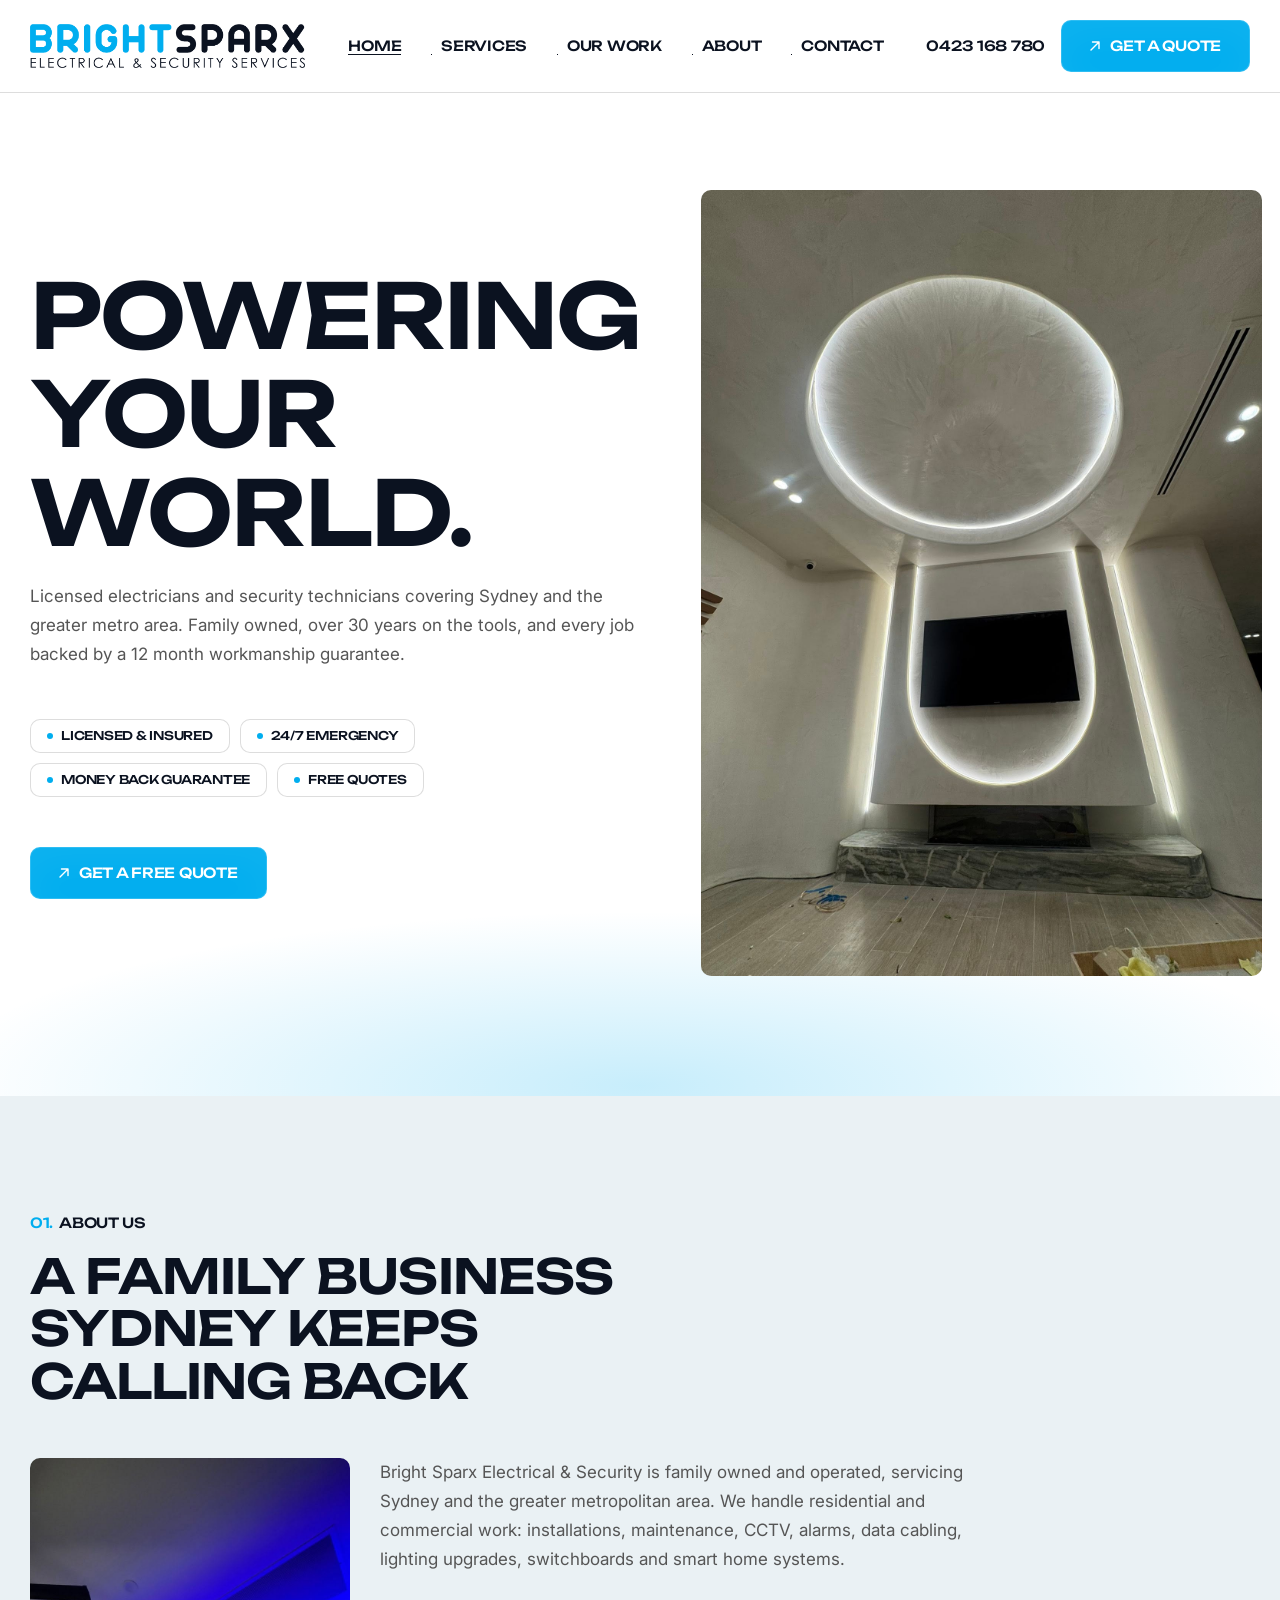
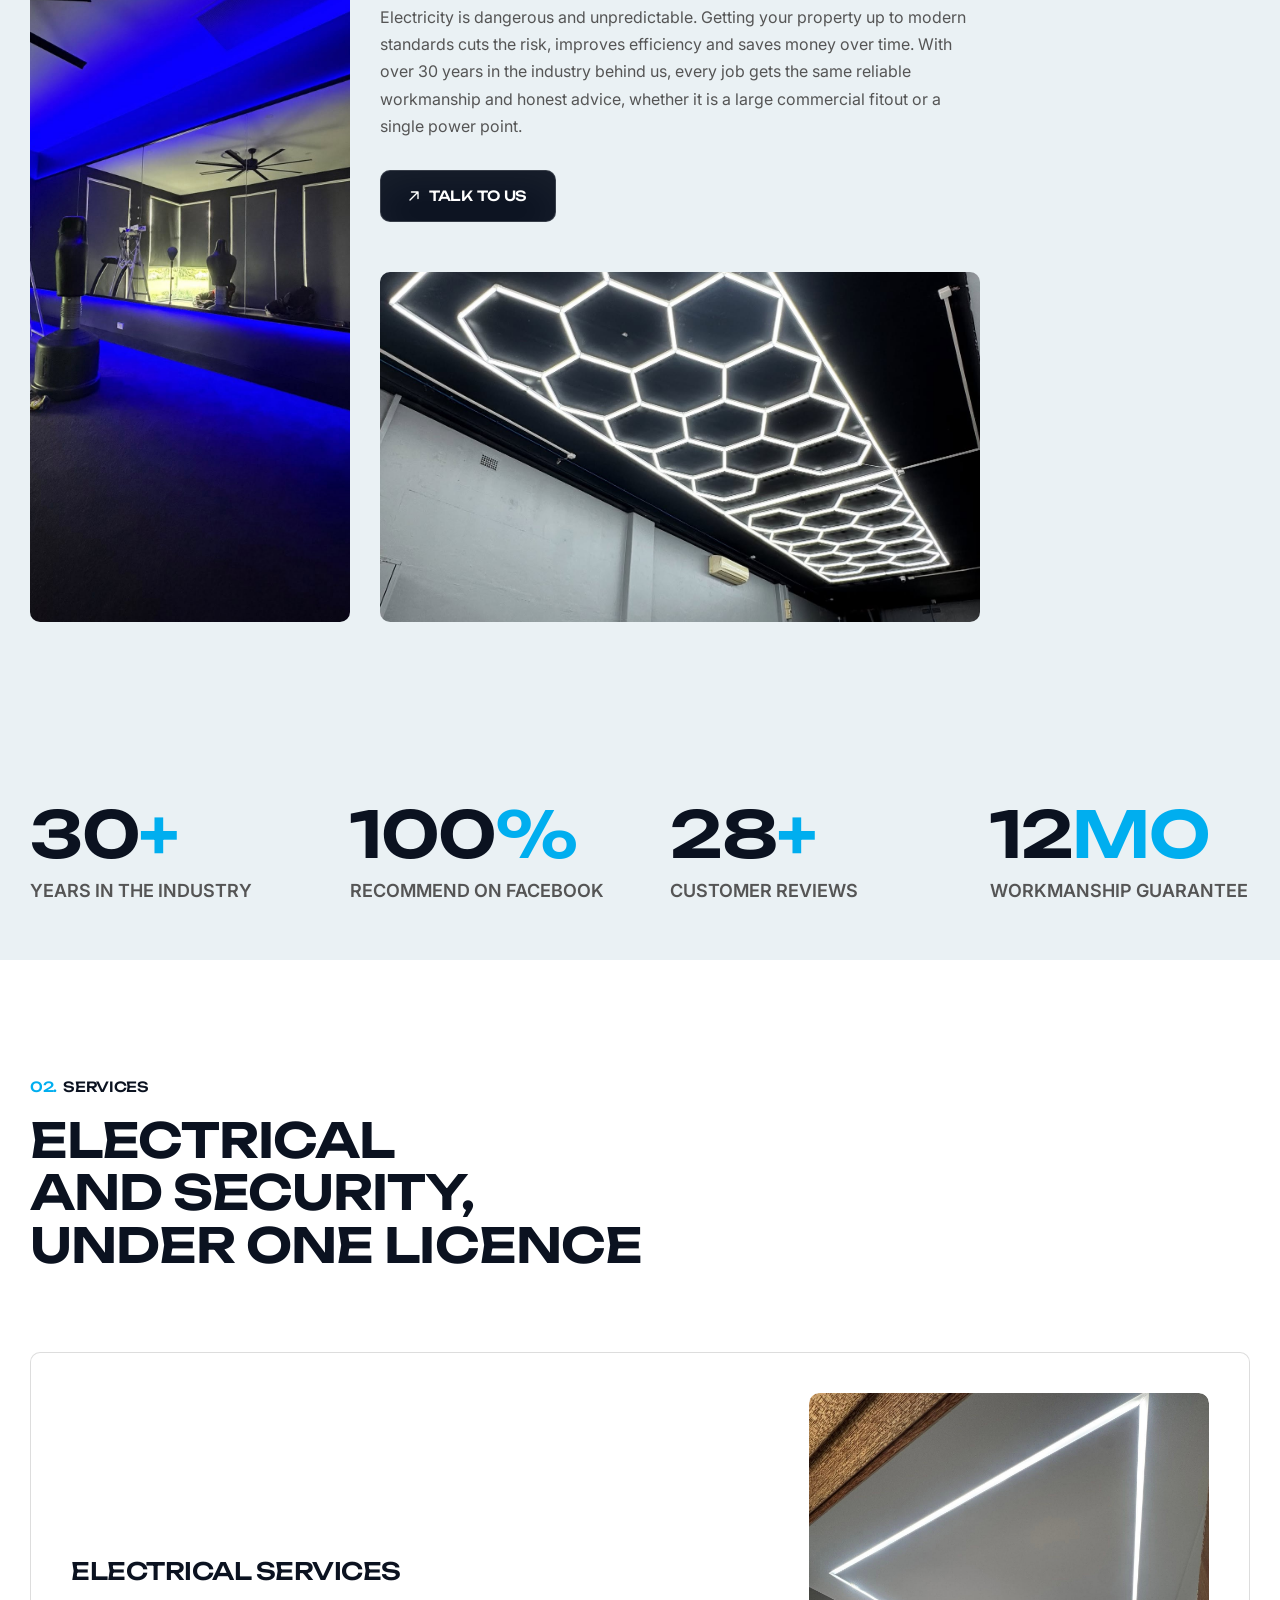
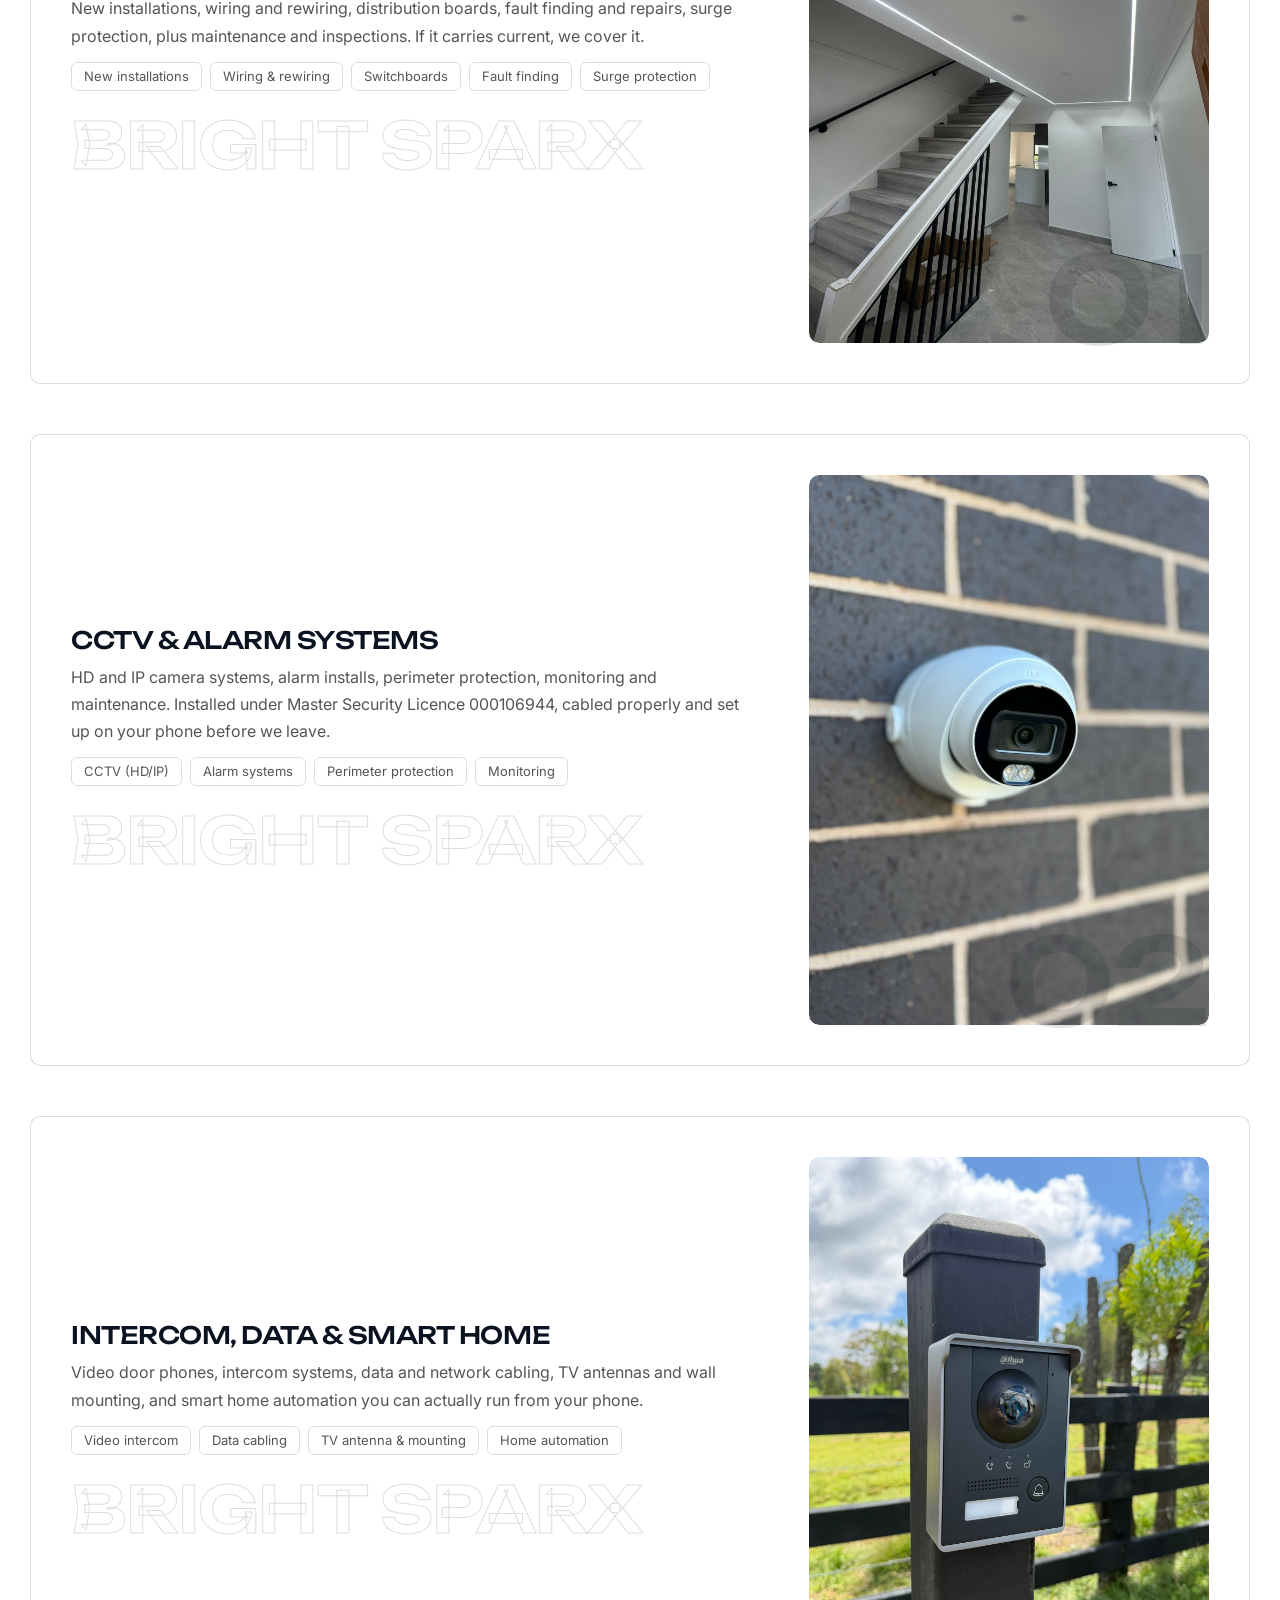
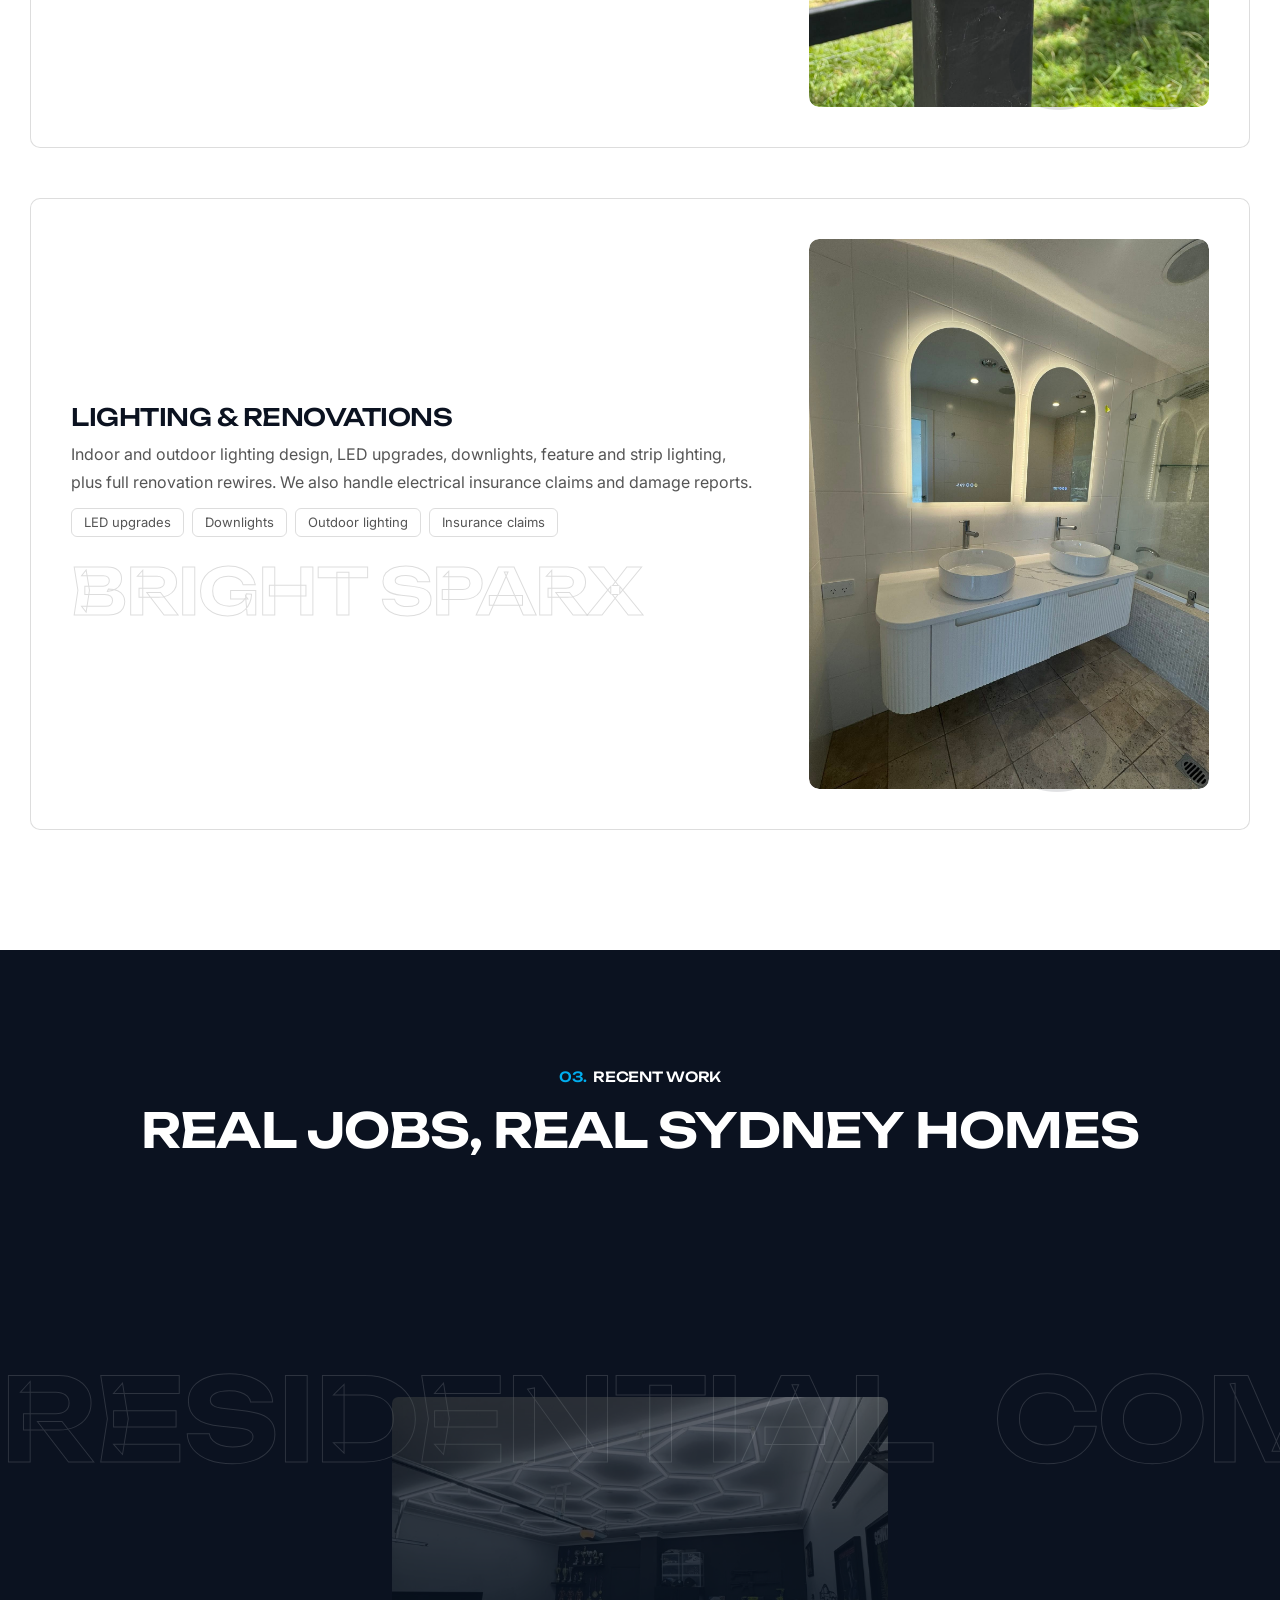
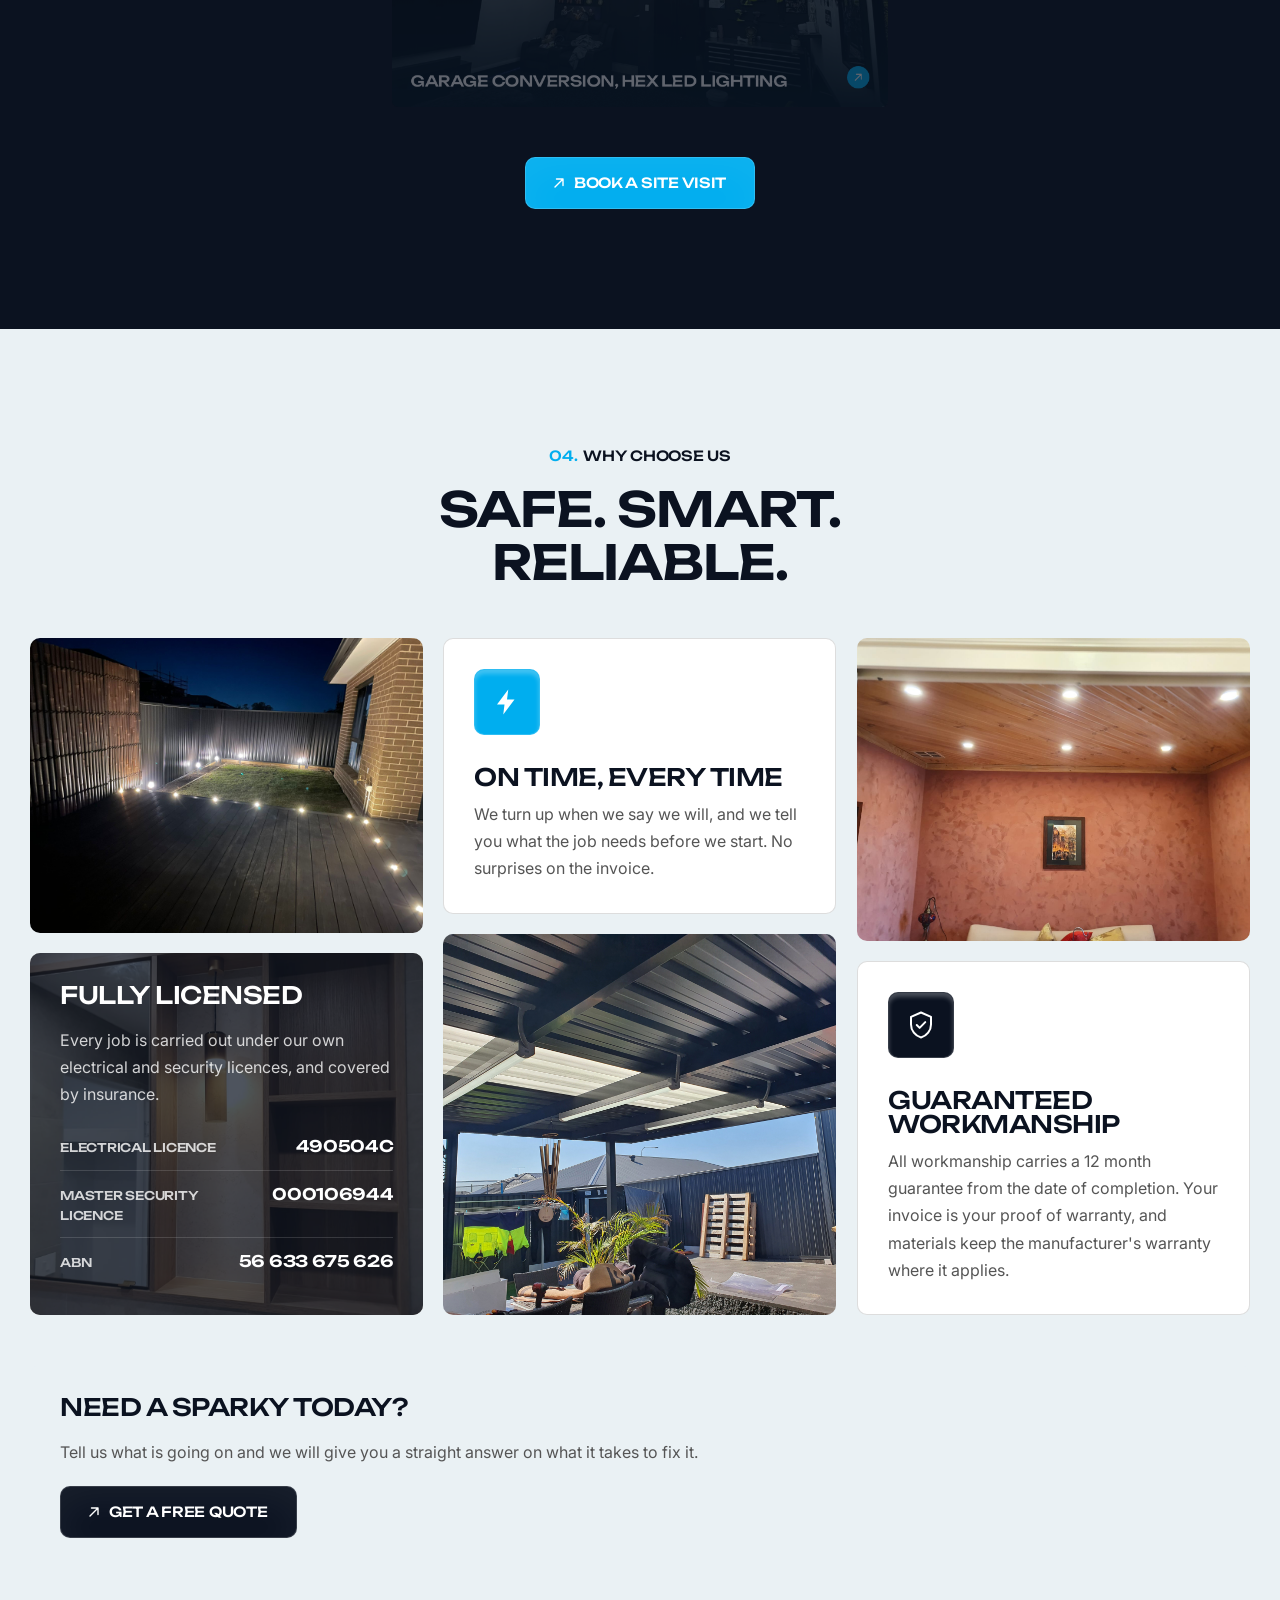
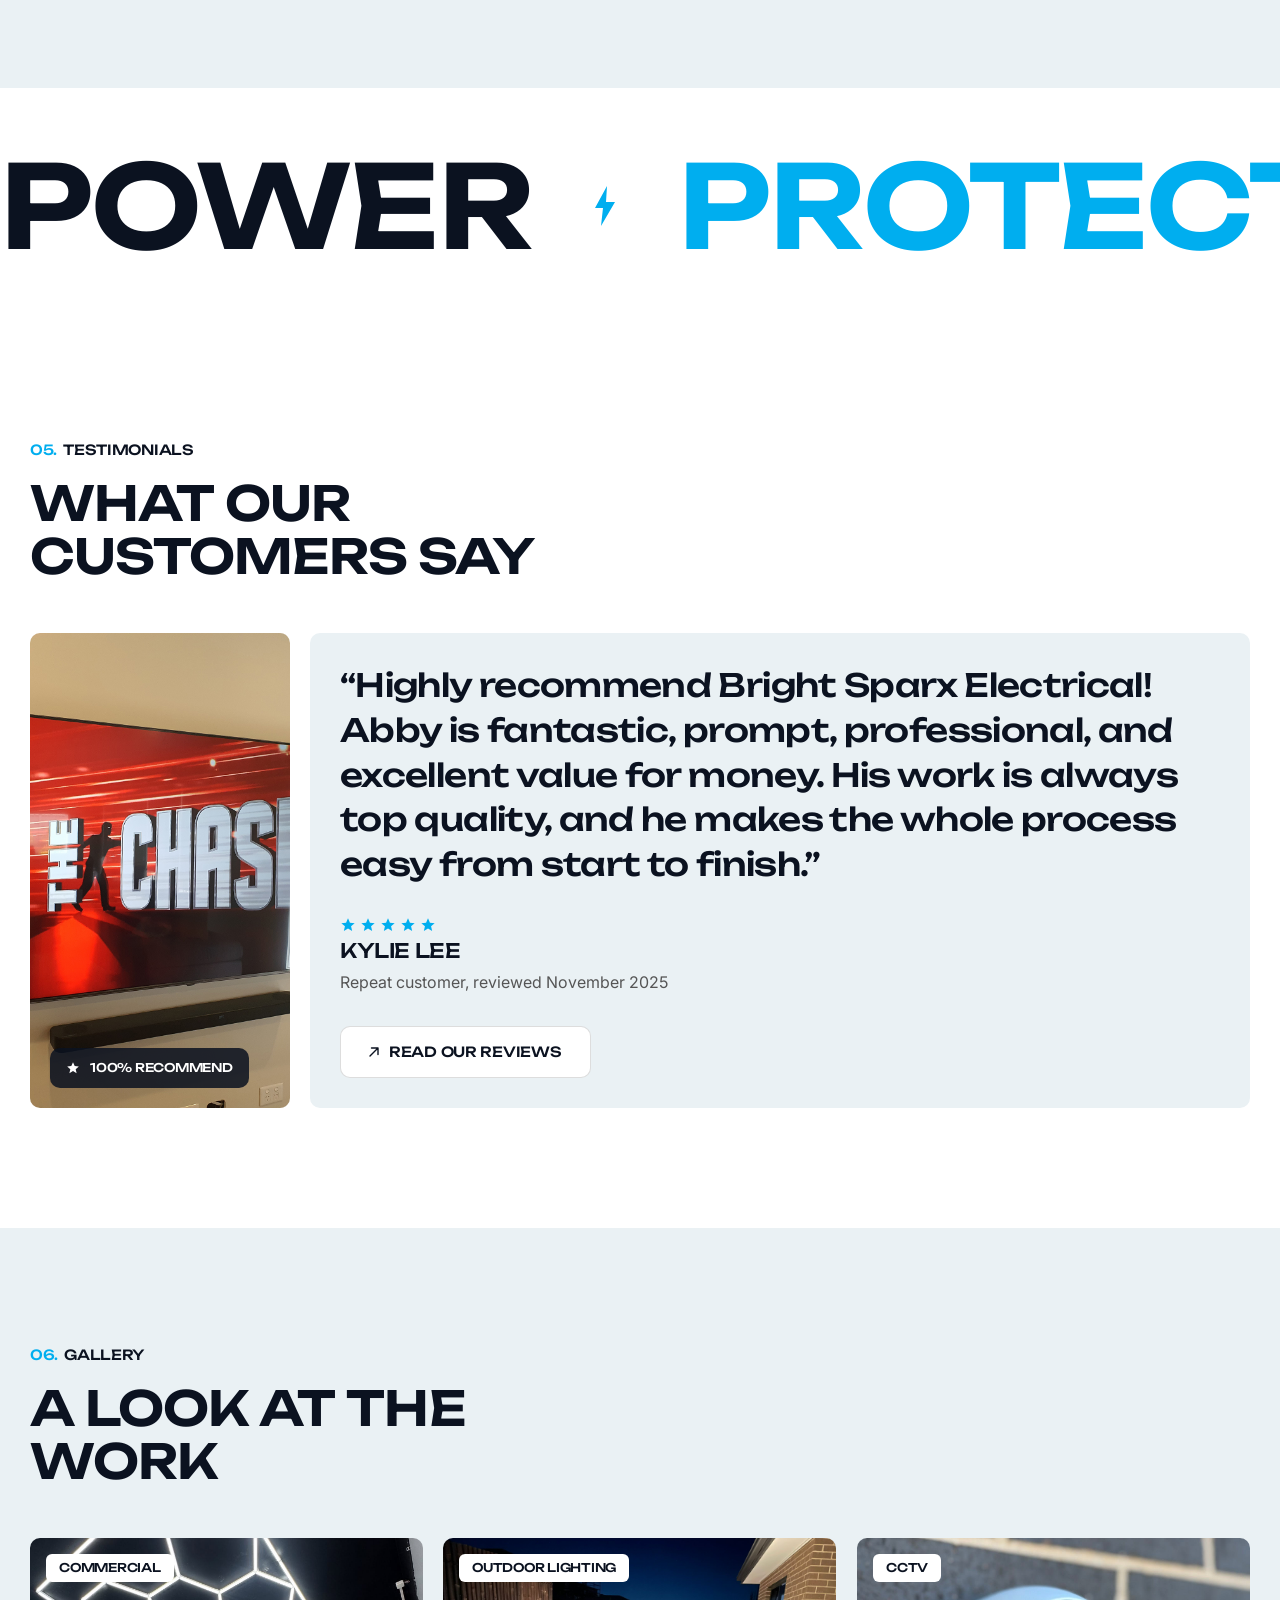
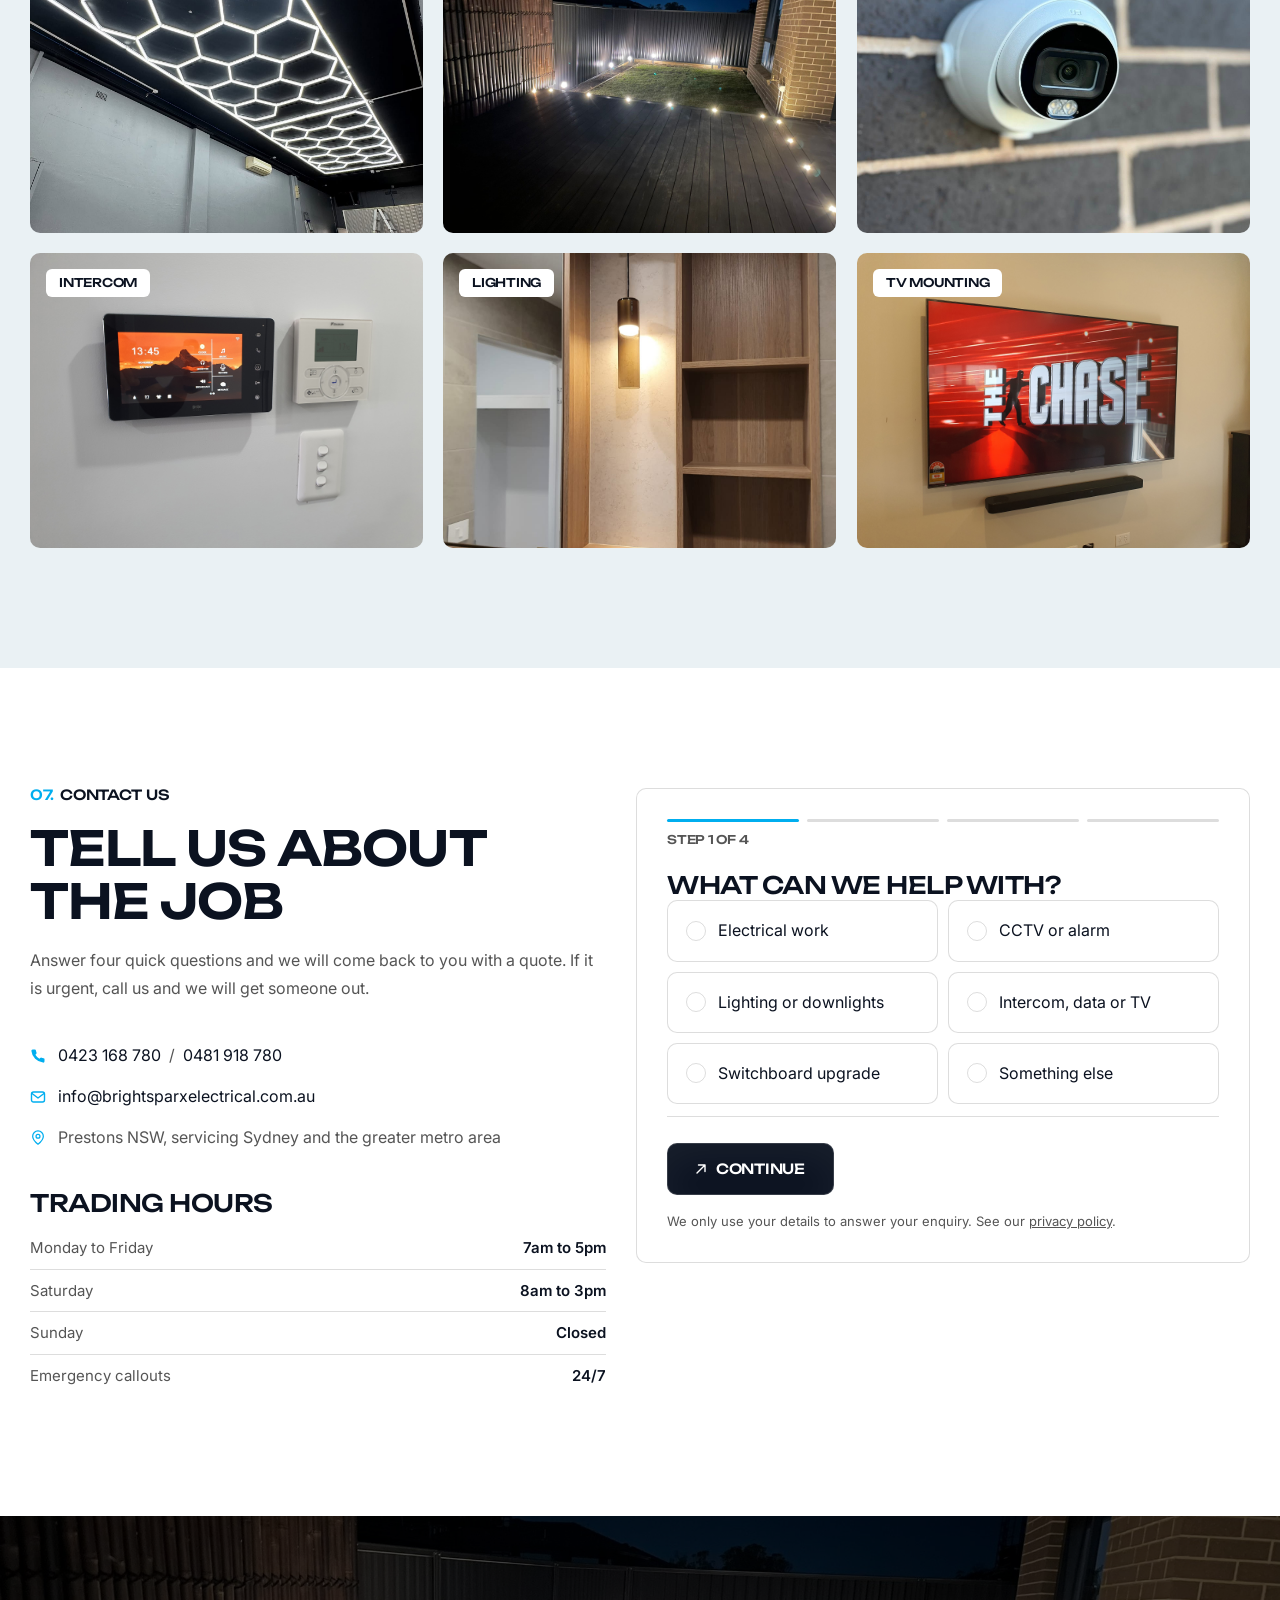
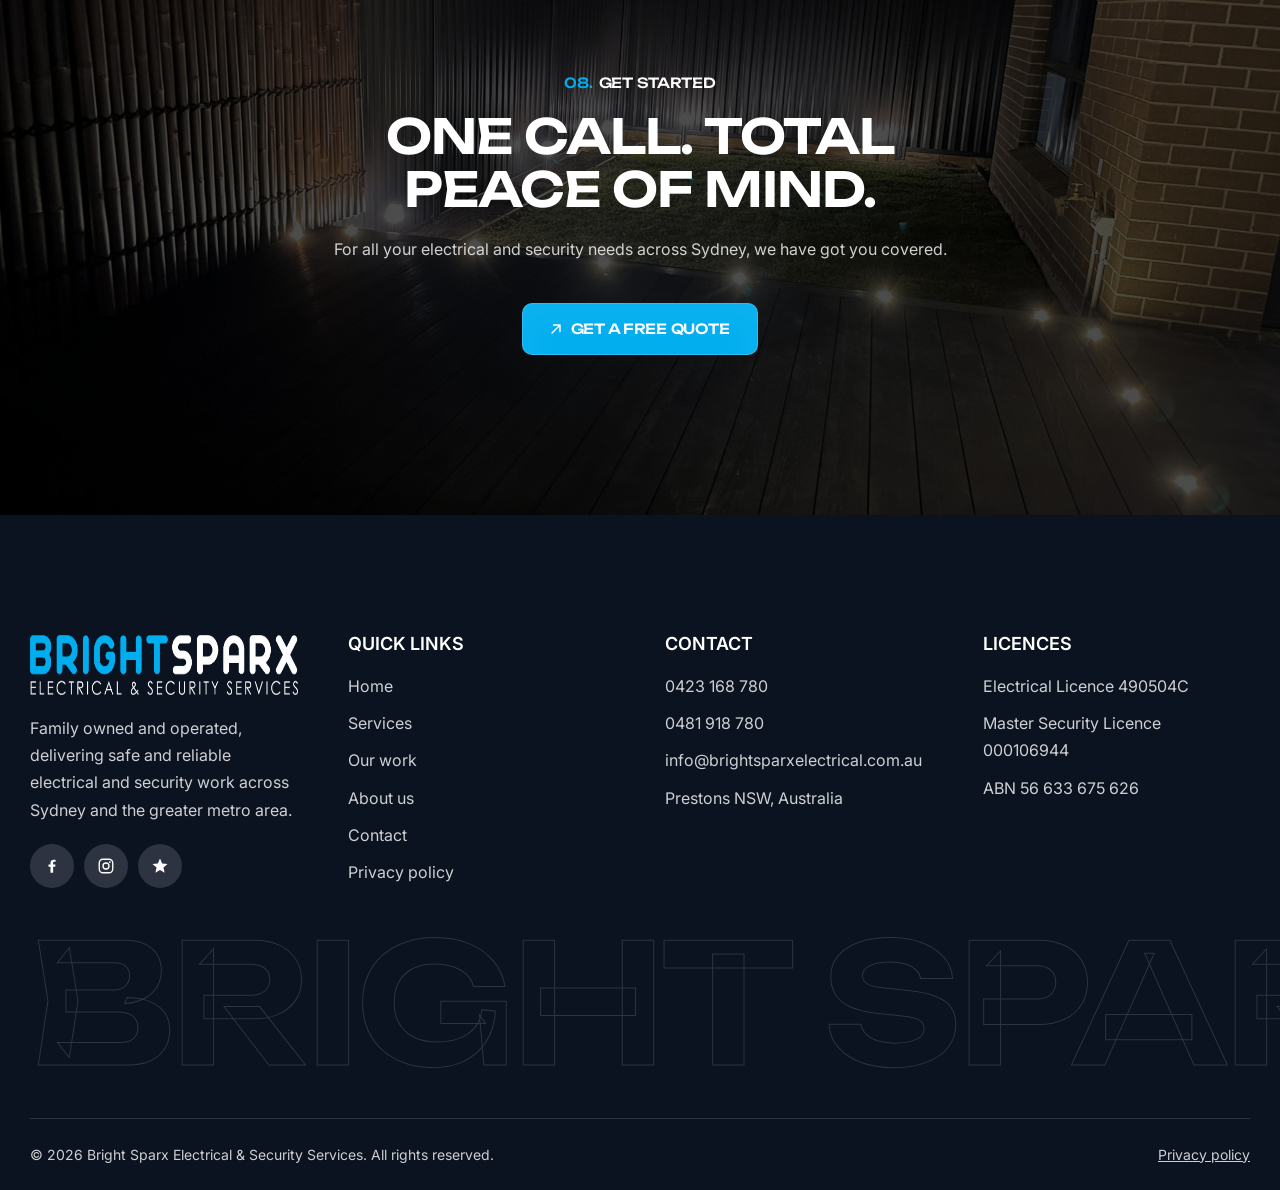
<file: site/index.html>
<!DOCTYPE html>
<html lang="en">
<head>
<meta charset="utf-8">
<meta name="viewport" content="width=device-width, initial-scale=1.0">
<title>Electricians &amp; Security Technicians Sydney | Bright Sparx</title>
<meta name="description" content="Bright Sparx is a family run team of licensed electricians and security technicians covering Sydney. Electrical, CCTV, alarms, intercoms and data cabling.">
<link rel="canonical" href="https://www.brightsparxelectrical.com.au/">
<link rel="icon" href="images/logo-mark.png" type="image/png">
<link rel="preconnect" href="https://fonts.googleapis.com">
<link rel="preconnect" href="https://fonts.gstatic.com" crossorigin>
<link href="https://fonts.googleapis.com/css2?family=Inter:wght@400;600;700&family=Unbounded:wght@500;600&display=swap" rel="stylesheet">
<link rel="stylesheet" href="styles.css">
</head>
<body>
<a class="skip-link" href="#main">Skip to content</a>

<!-- ===================== Header ===================== -->
<header class="header">
  <nav class="nav" aria-label="Main">
    <a class="nav__brand" href="index.html" aria-label="Bright Sparx Electrical and Security, home">
      <img class="nav__logo" src="images/logo-wordmark-dark.png" alt="Bright Sparx Electrical and Security Services" width="1965" height="314">
    </a>

    <ul class="nav__links">
      <li><a class="nav-link" href="index.html" aria-current="page">Home</a></li>
      <li><a class="nav-link" href="#services">Services</a></li>
      <li><a class="nav-link" href="#work">Our work</a></li>
      <li><a class="nav-link" href="#about">About</a></li>
      <li><a class="nav-link" href="contact.html">Contact</a></li>
    </ul>

    <div class="nav__actions">
      <a class="nav__phone" href="tel:+61423168780">0423 168 780</a>
      <a class="btn btn--accent nav__cta" href="contact.html">
        <span class="btn__icon" aria-hidden="true"><svg viewBox="0 0 10 10" fill="none"><path d="M1 9L9 1M9 1H2.5M9 1v6.5" stroke="currentColor" stroke-width="1.4" stroke-linecap="round" stroke-linejoin="round"/></svg></span>
        <span class="btn__text">Get a quote</span>
      </a>
      <button class="burger" type="button" aria-expanded="false" aria-controls="mobile-menu" aria-label="Open menu">
        <span></span><span></span>
      </button>
    </div>
  </nav>
</header>

<div class="mobile-menu" id="mobile-menu">
  <a class="nav-link" href="index.html">Home</a>
  <a class="nav-link" href="#services">Services</a>
  <a class="nav-link" href="#work">Our work</a>
  <a class="nav-link" href="#about">About</a>
  <a class="nav-link" href="contact.html">Contact</a>
  <a class="btn btn--accent btn--center" href="tel:+61423168780">
    <span class="btn__icon" aria-hidden="true"><svg viewBox="0 0 10 10" fill="none"><path d="M1 9L9 1M9 1H2.5M9 1v6.5" stroke="currentColor" stroke-width="1.4" stroke-linecap="round" stroke-linejoin="round"/></svg></span>
    <span class="btn__text">Call 0423 168 780</span>
  </a>
</div>

<a class="call-bar" href="tel:+61423168780">
  <svg width="16" height="16" viewBox="0 0 16 16" fill="none" aria-hidden="true"><path d="M14.5 11.3v2a1.3 1.3 0 0 1-1.5 1.3A13 13 0 0 1 1.4 3 1.3 1.3 0 0 1 2.7 1.5h2a1.3 1.3 0 0 1 1.3 1.2c.1.7.3 1.3.5 1.9a1.3 1.3 0 0 1-.3 1.4l-.8.8a10.7 10.7 0 0 0 4 4l.8-.8a1.3 1.3 0 0 1 1.4-.3c.6.2 1.2.4 1.9.5a1.3 1.3 0 0 1 1.1 1.1Z" fill="currentColor"/></svg>
  Call now
</a>

<main id="main">

<!-- ===================== Hero ===================== -->
<section class="hero">
  <div class="hero__glow" aria-hidden="true"></div>
  <div class="container hero__grid">
    <div class="hero__copy">
      <div class="stack stack--20">
        <h1 class="t-display" data-split>Powering your world.</h1>
        <p class="t-body-lg" data-reveal="left">Licensed electricians and security technicians covering Sydney and the greater metro area. Family owned, over 30 years on the tools, and every job backed by a 12 month workmanship guarantee.</p>
      </div>

      <div class="hero__badges" data-reveal="left">
        <span class="badge"><span class="badge__dot"></span>Licensed &amp; insured</span>
        <span class="badge"><span class="badge__dot"></span>24/7 emergency</span>
        <span class="badge"><span class="badge__dot"></span>Money back guarantee</span>
        <span class="badge"><span class="badge__dot"></span>Free quotes</span>
      </div>

      <div class="hero__actions" data-reveal="left">
        <a class="btn btn--accent" href="contact.html">
          <span class="btn__icon" aria-hidden="true"><svg viewBox="0 0 10 10" fill="none"><path d="M1 9L9 1M9 1H2.5M9 1v6.5" stroke="currentColor" stroke-width="1.4" stroke-linecap="round" stroke-linejoin="round"/></svg></span>
          <span class="btn__text">Get a free quote</span>
        </a>
      </div>
    </div>

    <div class="hero__media" data-reveal="right">
      <img class="hero__image" src="images/hero-feature-wall.jpg"
           alt="Curved plaster feature wall with concealed LED strip lighting around a wall mounted television, installed by Bright Sparx"
           width="1536" height="2048" fetchpriority="high">
    </div>
  </div>
</section>

<!-- ===================== About ===================== -->
<section class="section section--light" id="about">
  <div class="container stack stack--50">
    <div class="about__head stack stack--20">
      <p class="t-label bullet"><span class="bullet__num">01.</span> About us</p>
      <h2 class="t-h2" data-split>A family business<br>Sydney keeps<br>calling back</h2>
    </div>

    <div class="about__inner">
      <div class="about__figure" data-reveal="up">
        <img class="about__portrait" src="images/gym-led.jpg"
             alt="Home gym fitted with blue LED cove lighting around the ceiling and mirror wall"
             width="1536" height="2048" loading="lazy">
      </div>

      <div class="about__right">
        <div class="stack stack--30">
          <p class="t-body-lg" data-reveal="up">Bright Sparx Electrical &amp; Security is family owned and operated, servicing Sydney and the greater metropolitan area. We handle residential and commercial work: installations, maintenance, CCTV, alarms, data cabling, lighting upgrades, switchboards and smart home systems.</p>
          <p class="t-body" data-reveal="up">Electricity is dangerous and unpredictable. Getting your property up to modern standards cuts the risk, improves efficiency and saves money over time. With over 30 years in the industry behind us, every job gets the same reliable workmanship and honest advice, whether it is a large commercial fitout or a single power point.</p>

          <div data-reveal="up">
            <a class="btn btn--dark" href="contact.html">
              <span class="btn__icon" aria-hidden="true"><svg viewBox="0 0 10 10" fill="none"><path d="M1 9L9 1M9 1H2.5M9 1v6.5" stroke="currentColor" stroke-width="1.4" stroke-linecap="round" stroke-linejoin="round"/></svg></span>
              <span class="btn__text">Talk to us</span>
            </a>
          </div>
        </div>

        <img class="about__wide" src="images/hex-ceiling.jpg"
             alt="Hexagon LED light grid installed across the ceiling of a commercial fitout"
             width="1200" height="700" loading="lazy" data-reveal="scale8">
      </div>
    </div>
  </div>
</section>

<!-- ===================== Stats ===================== -->
<section class="section section--light section--tight">
  <div class="container">
    <div class="stats" data-reveal="up">
      <div class="stat">
        <p class="stat__value"><span data-count="30">30</span><span class="stat__suffix">+</span></p>
        <p class="t-caption">Years in the industry</p>
      </div>
      <div class="stat">
        <p class="stat__value"><span data-count="100">100</span><span class="stat__suffix">%</span></p>
        <p class="t-caption">Recommend on Facebook</p>
      </div>
      <div class="stat">
        <p class="stat__value"><span data-count="28">28</span><span class="stat__suffix">+</span></p>
        <p class="t-caption">Customer reviews</p>
      </div>
      <div class="stat">
        <p class="stat__value"><span data-count="12">12</span><span class="stat__suffix">mo</span></p>
        <p class="t-caption">Workmanship guarantee</p>
      </div>
    </div>
  </div>
</section>

<!-- ===================== Services ===================== -->
<section class="section" id="services">
  <div class="container stack stack--80">
    <div class="stack stack--20" style="max-width:758px;">
      <p class="t-label bullet"><span class="bullet__num">02.</span> Services</p>
      <h2 class="t-h2" data-split>Electrical<br>and security,<br>under one licence</h2>
    </div>

    <div class="services__list">

      <div class="service-slot">
        <article class="service-card" data-reveal="up">
          <div class="service-card__body">
            <div class="service-card__text">
              <h3 class="t-h4">Electrical services</h3>
              <p class="t-body">New installations, wiring and rewiring, distribution boards, fault finding and repairs, surge protection, plus maintenance and inspections. If it carries current, we cover it.</p>
              <div class="service-card__points">
                <span class="chip">New installations</span>
                <span class="chip">Wiring &amp; rewiring</span>
                <span class="chip">Switchboards</span>
                <span class="chip">Fault finding</span>
                <span class="chip">Surge protection</span>
              </div>
              <p class="t-outline service-card__ghost" aria-hidden="true">Bright Sparx</p>
            </div>
            <div class="service-card__media">
              <img class="service-card__img" src="images/svc-electrical.jpg"
                   alt="Recessed LED strip lighting set into a hallway ceiling above a staircase"
                   width="1536" height="2048" loading="lazy">
            </div>
          </div>
          <p class="service-card__num" aria-hidden="true">01</p>
        </article>
      </div>

      <div class="service-slot">
        <article class="service-card" data-reveal="up">
          <div class="service-card__body">
            <div class="service-card__text">
              <h3 class="t-h4">CCTV &amp; alarm systems</h3>
              <p class="t-body">HD and IP camera systems, alarm installs, perimeter protection, monitoring and maintenance. Installed under Master Security Licence 000106944, cabled properly and set up on your phone before we leave.</p>
              <div class="service-card__points">
                <span class="chip">CCTV (HD/IP)</span>
                <span class="chip">Alarm systems</span>
                <span class="chip">Perimeter protection</span>
                <span class="chip">Monitoring</span>
              </div>
              <p class="t-outline service-card__ghost" aria-hidden="true">Bright Sparx</p>
            </div>
            <div class="service-card__media">
              <img class="service-card__img" src="images/svc-cctv.jpg"
                   alt="White dome security camera with a built in spotlight mounted on a dark brick wall"
                   width="1536" height="2048" loading="lazy">
            </div>
          </div>
          <p class="service-card__num" aria-hidden="true">02</p>
        </article>
      </div>

      <div class="service-slot">
        <article class="service-card" data-reveal="up">
          <div class="service-card__body">
            <div class="service-card__text">
              <h3 class="t-h4">Intercom, data &amp; smart home</h3>
              <p class="t-body">Video door phones, intercom systems, data and network cabling, TV antennas and wall mounting, and smart home automation you can actually run from your phone.</p>
              <div class="service-card__points">
                <span class="chip">Video intercom</span>
                <span class="chip">Data cabling</span>
                <span class="chip">TV antenna &amp; mounting</span>
                <span class="chip">Home automation</span>
              </div>
              <p class="t-outline service-card__ghost" aria-hidden="true">Bright Sparx</p>
            </div>
            <div class="service-card__media">
              <img class="service-card__img" src="images/svc-intercom.jpg"
                   alt="Dahua video intercom unit mounted on a driveway gate post at a rural property"
                   width="1536" height="2048" loading="lazy">
            </div>
          </div>
          <p class="service-card__num" aria-hidden="true">03</p>
        </article>
      </div>

      <div class="service-slot">
        <article class="service-card" data-reveal="up">
          <div class="service-card__body">
            <div class="service-card__text">
              <h3 class="t-h4">Lighting &amp; renovations</h3>
              <p class="t-body">Indoor and outdoor lighting design, LED upgrades, downlights, feature and strip lighting, plus full renovation rewires. We also handle electrical insurance claims and damage reports.</p>
              <div class="service-card__points">
                <span class="chip">LED upgrades</span>
                <span class="chip">Downlights</span>
                <span class="chip">Outdoor lighting</span>
                <span class="chip">Insurance claims</span>
              </div>
              <p class="t-outline service-card__ghost" aria-hidden="true">Bright Sparx</p>
            </div>
            <div class="service-card__media">
              <img class="service-card__img" src="images/svc-lighting.jpg"
                   alt="Two backlit arch mirrors above a floating vanity in a renovated bathroom"
                   width="1536" height="2048" loading="lazy">
            </div>
          </div>
          <p class="service-card__num" aria-hidden="true">04</p>
        </article>
      </div>

    </div>
  </div>
</section>

<!-- ===================== Showcase ===================== -->
<section class="section section--dark on-dark showcase" id="work">
  <div class="showcase__marquee" aria-hidden="true">
    <div class="ticker">
      <div class="ticker__track">
        <span class="ticker__word ticker__word--outline">Residential</span>
        <span class="ticker__word ticker__word--outline">Commercial</span>
        <span class="ticker__word ticker__word--outline">Industrial</span>
        <span class="ticker__word ticker__word--outline">Residential</span>
        <span class="ticker__word ticker__word--outline">Commercial</span>
        <span class="ticker__word ticker__word--outline">Industrial</span>
      </div>
    </div>
  </div>

  <div class="container stack stack--50">
    <div class="stack stack--20 text-center" style="align-items:center;">
      <p class="t-label bullet"><span class="bullet__num">03.</span> Recent work</p>
      <h2 class="t-h2" data-split>Real jobs, real Sydney homes</h2>
    </div>

    <a class="showcase__card" href="contact.html" data-scrub-scale>
      <img class="showcase__img" src="images/project-garage.jpg"
           alt="Hexagon LED lighting grid installed across a converted garage ceiling with a wall mounted television"
           width="1080" height="1440" loading="lazy">
      <span class="showcase__overlay"></span>
      <span class="showcase__caption t-h4" style="color:#fff;">Garage conversion, hex LED lighting</span>
      <span class="showcase__pin" aria-hidden="true">
        <svg width="12" height="12" viewBox="0 0 10 10" fill="none"><path d="M1 9L9 1M9 1H2.5M9 1v6.5" stroke="#fff" stroke-width="1.4" stroke-linecap="round" stroke-linejoin="round"/></svg>
      </span>
    </a>

    <div style="display:flex;justify-content:center;" data-reveal="up">
      <a class="btn btn--accent" href="contact.html">
        <span class="btn__icon" aria-hidden="true"><svg viewBox="0 0 10 10" fill="none"><path d="M1 9L9 1M9 1H2.5M9 1v6.5" stroke="currentColor" stroke-width="1.4" stroke-linecap="round" stroke-linejoin="round"/></svg></span>
        <span class="btn__text">Book a site visit</span>
      </a>
    </div>
  </div>
</section>

<!-- ===================== Why choose us ===================== -->
<section class="section section--light">
  <div class="container stack stack--50">
    <div class="stack stack--20 text-center" style="align-items:center;max-width:682px;margin:0 auto;">
      <p class="t-label bullet"><span class="bullet__num">04.</span> Why choose us</p>
      <h2 class="t-h2" data-split>Safe. Smart. Reliable.</h2>
    </div>

    <div class="why__grid">

      <div class="why__col">
        <img class="why-photo" src="images/deck-lighting.jpg"
             alt="Deck and garden lit at dusk with recessed deck lights and fence spotlights"
             width="2048" height="1536" loading="lazy" data-reveal="tilt-top">

        <div class="crew-card" data-reveal="tilt-bottom">
          <img class="crew-card__bg" src="images/pendant-light.jpg" alt="" aria-hidden="true" loading="lazy">
          <span class="crew-card__veil"></span>
          <div class="crew-card__inner on-dark">
            <div class="stack stack--20">
              <h3 class="t-h4">Fully licensed</h3>
              <p class="t-body">Every job is carried out under our own electrical and security licences, and covered by insurance.</p>
            </div>
            <div class="licence-row">
              <div class="licence">
                <span class="licence__label">Electrical licence</span>
                <span class="licence__value">490504C</span>
              </div>
              <div class="licence">
                <span class="licence__label">Master security licence</span>
                <span class="licence__value">000106944</span>
              </div>
              <div class="licence" style="border-bottom:0;">
                <span class="licence__label">ABN</span>
                <span class="licence__value">56 633 675 626</span>
              </div>
            </div>
          </div>
        </div>
      </div>

      <div class="why__col">
        <div class="why-card" data-reveal="scale">
          <span class="why-card__icon why-card__icon--accent" aria-hidden="true">
            <svg viewBox="0 0 24 24" fill="none"><path d="M13 2 4 14h6l-1 8 9-12h-6l1-8Z" fill="#fff"/></svg>
          </span>
          <div class="why-card__text">
            <h3 class="t-h4">On time, every time</h3>
            <p class="t-body">We turn up when we say we will, and we tell you what the job needs before we start. No surprises on the invoice.</p>
          </div>
        </div>

        <img class="why-photo" src="images/pergola-lighting.jpg"
             alt="LED batten lights fitted under a dark colorbond pergola over a backyard patio"
             width="2000" height="1500" loading="lazy" data-reveal="scale">
      </div>

      <div class="why__col">
        <img class="why-photo" src="images/downlights.jpg"
             alt="Recessed downlights installed in a timber lined ceiling above a living room"
             width="1600" height="1200" loading="lazy" data-reveal="tilt-top">

        <div class="why-card" data-reveal="tilt-bottom">
          <span class="why-card__icon why-card__icon--dark" aria-hidden="true">
            <svg viewBox="0 0 24 24" fill="none"><path d="M12 2 4 5.5v6c0 5 3.4 9.3 8 10.5 4.6-1.2 8-5.5 8-10.5v-6L12 2Z" stroke="#fff" stroke-width="1.6" stroke-linejoin="round"/><path d="m8.6 12 2.3 2.3 4.5-4.6" stroke="#fff" stroke-width="1.6" stroke-linecap="round" stroke-linejoin="round"/></svg>
          </span>
          <div class="why-card__text">
            <h3 class="t-h4">Guaranteed workmanship</h3>
            <p class="t-body">All workmanship carries a 12 month guarantee from the date of completion. Your invoice is your proof of warranty, and materials keep the manufacturer's warranty where it applies.</p>
          </div>
        </div>
      </div>

    </div>

    <div class="cta-strip" data-reveal="up">
      <h3 class="t-h4">Need a sparky today?</h3>
      <p class="t-body">Tell us what is going on and we will give you a straight answer on what it takes to fix it.</p>
      <div>
        <a class="btn btn--dark" href="contact.html">
          <span class="btn__icon" aria-hidden="true"><svg viewBox="0 0 10 10" fill="none"><path d="M1 9L9 1M9 1H2.5M9 1v6.5" stroke="currentColor" stroke-width="1.4" stroke-linecap="round" stroke-linejoin="round"/></svg></span>
          <span class="btn__text">Get a free quote</span>
        </a>
      </div>
    </div>
  </div>
</section>

<!-- ===================== Ticker ===================== -->
<section class="section--flush">
  <div class="ticker">
    <div class="ticker__track">
      <span class="ticker__word">Power</span>
      <span class="ticker__bolt" aria-hidden="true"><svg viewBox="0 0 24 40" fill="none"><path d="M14 0 2 22h8l-2 18 14-24h-9l1-16Z" fill="currentColor"/></svg></span>
      <span class="ticker__word ticker__word--accent">Protect</span>
      <span class="ticker__bolt" aria-hidden="true"><svg viewBox="0 0 24 40" fill="none"><path d="M14 0 2 22h8l-2 18 14-24h-9l1-16Z" fill="currentColor"/></svg></span>
      <span class="ticker__word ticker__word--outline">Peace of mind</span>
      <span class="ticker__bolt" aria-hidden="true"><svg viewBox="0 0 24 40" fill="none"><path d="M14 0 2 22h8l-2 18 14-24h-9l1-16Z" fill="currentColor"/></svg></span>
      <span class="ticker__word">Power</span>
      <span class="ticker__bolt" aria-hidden="true"><svg viewBox="0 0 24 40" fill="none"><path d="M14 0 2 22h8l-2 18 14-24h-9l1-16Z" fill="currentColor"/></svg></span>
      <span class="ticker__word ticker__word--accent">Protect</span>
      <span class="ticker__bolt" aria-hidden="true"><svg viewBox="0 0 24 40" fill="none"><path d="M14 0 2 22h8l-2 18 14-24h-9l1-16Z" fill="currentColor"/></svg></span>
      <span class="ticker__word ticker__word--outline">Peace of mind</span>
      <span class="ticker__bolt" aria-hidden="true"><svg viewBox="0 0 24 40" fill="none"><path d="M14 0 2 22h8l-2 18 14-24h-9l1-16Z" fill="currentColor"/></svg></span>
    </div>
  </div>
</section>

<!-- ===================== Testimonial ===================== -->
<section class="section">
  <div class="container stack stack--50">
    <div class="stack stack--20" style="max-width:600px;">
      <p class="t-label bullet"><span class="bullet__num">05.</span> Testimonials</p>
      <h2 class="t-h2" data-split>What our customers say</h2>
    </div>

    <div class="testimonial__grid" data-reveal="up">
      <div class="testimonial__media">
        <img class="testimonial__photo" src="images/tv-mount.jpg"
             alt="Large television wall mounted above a soundbar with all cabling concealed in the wall"
             width="2000" height="1500" loading="lazy">
        <span class="testimonial__stamp">
          <svg width="14" height="14" viewBox="0 0 24 24" fill="currentColor" aria-hidden="true"><path d="m12 17.3 6.2 3.7-1.6-7 5.4-4.7-7.1-.6L12 2 9.1 8.7 2 9.3l5.4 4.7-1.6 7L12 17.3Z"/></svg>
          100% recommend
        </span>
      </div>

      <div class="quote">
        <h3 class="t-h3">&ldquo;Highly recommend Bright Sparx Electrical! Abby is fantastic, prompt, professional, and excellent value for money. His work is always top quality, and he makes the whole process easy from start to finish.&rdquo;</h3>
        <div class="quote__meta">
          <span class="quote__stars" aria-label="Five out of five">
            <svg viewBox="0 0 24 24" fill="currentColor"><path d="m12 17.3 6.2 3.7-1.6-7 5.4-4.7-7.1-.6L12 2 9.1 8.7 2 9.3l5.4 4.7-1.6 7L12 17.3Z"/></svg>
            <svg viewBox="0 0 24 24" fill="currentColor"><path d="m12 17.3 6.2 3.7-1.6-7 5.4-4.7-7.1-.6L12 2 9.1 8.7 2 9.3l5.4 4.7-1.6 7L12 17.3Z"/></svg>
            <svg viewBox="0 0 24 24" fill="currentColor"><path d="m12 17.3 6.2 3.7-1.6-7 5.4-4.7-7.1-.6L12 2 9.1 8.7 2 9.3l5.4 4.7-1.6 7L12 17.3Z"/></svg>
            <svg viewBox="0 0 24 24" fill="currentColor"><path d="m12 17.3 6.2 3.7-1.6-7 5.4-4.7-7.1-.6L12 2 9.1 8.7 2 9.3l5.4 4.7-1.6 7L12 17.3Z"/></svg>
            <svg viewBox="0 0 24 24" fill="currentColor"><path d="m12 17.3 6.2 3.7-1.6-7 5.4-4.7-7.1-.6L12 2 9.1 8.7 2 9.3l5.4 4.7-1.6 7L12 17.3Z"/></svg>
          </span>
          <p class="t-h4" style="font-size:20px;">Kylie Lee</p>
          <p class="t-body">Repeat customer, reviewed November 2025</p>
        </div>
        <div>
          <a class="btn btn--ghost" href="https://g.page/r/CXIlt-af3pmtEAI/review" target="_blank" rel="noopener">
            <span class="btn__icon" aria-hidden="true"><svg viewBox="0 0 10 10" fill="none"><path d="M1 9L9 1M9 1H2.5M9 1v6.5" stroke="currentColor" stroke-width="1.4" stroke-linecap="round" stroke-linejoin="round"/></svg></span>
            <span class="btn__text">Read our reviews</span>
          </a>
        </div>
      </div>
    </div>
  </div>
</section>

<!-- ===================== Gallery ===================== -->
<section class="section section--light">
  <div class="container stack stack--50">
    <div class="stack stack--20" style="max-width:600px;">
      <p class="t-label bullet"><span class="bullet__num">06.</span> Gallery</p>
      <h2 class="t-h2" data-split>A look at the work</h2>
    </div>

    <div class="gallery">
      <figure class="gallery__item" data-reveal="up">
        <img class="gallery__img" src="images/hex-ceiling.jpg" alt="Hexagon LED light grid across the ceiling of a commercial space during fitout" width="1440" height="1080" loading="lazy">
        <figcaption class="gallery__tag">Commercial</figcaption>
      </figure>
      <figure class="gallery__item" data-reveal="up">
        <img class="gallery__img" src="images/deck-lighting.jpg" alt="Backyard deck with recessed deck lights and garden spotlights switched on at night" width="2048" height="1536" loading="lazy">
        <figcaption class="gallery__tag">Outdoor lighting</figcaption>
      </figure>
      <figure class="gallery__item" data-reveal="up">
        <img class="gallery__img" src="images/svc-cctv.jpg" alt="Security camera mounted on the exterior brick wall of a house" width="1536" height="2048" loading="lazy">
        <figcaption class="gallery__tag">CCTV</figcaption>
      </figure>
      <figure class="gallery__item" data-reveal="up">
        <img class="gallery__img" src="images/intercom.jpg" alt="Video intercom screen, air conditioning controller and light switches installed on an internal wall" width="2000" height="1500" loading="lazy">
        <figcaption class="gallery__tag">Intercom</figcaption>
      </figure>
      <figure class="gallery__item" data-reveal="up">
        <img class="gallery__img" src="images/pendant-light.jpg" alt="Pendant light hung inside a timber shelving nook above a bathroom vanity" width="1200" height="1600" loading="lazy">
        <figcaption class="gallery__tag">Lighting</figcaption>
      </figure>
      <figure class="gallery__item" data-reveal="up">
        <img class="gallery__img" src="images/tv-mount.jpg" alt="Wall mounted television with soundbar and concealed cabling in a living room" width="2000" height="1500" loading="lazy">
        <figcaption class="gallery__tag">TV mounting</figcaption>
      </figure>
    </div>
  </div>
</section>

<!-- ===================== Contact ===================== -->
<section class="section" id="contact">
  <div class="container contact__grid">
    <div class="contact__side stack stack--40">
      <div class="stack stack--20">
        <p class="t-label bullet"><span class="bullet__num">07.</span> Contact us</p>
        <h2 class="t-h2" data-split>Tell us about the job</h2>
        <p class="t-body">Answer four quick questions and we will come back to you with a quote. If it is urgent, call us and we will get someone out.</p>
      </div>

      <div class="contact__details">
        <p class="contact-line">
          <svg viewBox="0 0 16 16" fill="none" aria-hidden="true"><path d="M14.5 11.3v2a1.3 1.3 0 0 1-1.5 1.3A13 13 0 0 1 1.4 3 1.3 1.3 0 0 1 2.7 1.5h2a1.3 1.3 0 0 1 1.3 1.2c.1.7.3 1.3.5 1.9a1.3 1.3 0 0 1-.3 1.4l-.8.8a10.7 10.7 0 0 0 4 4l.8-.8a1.3 1.3 0 0 1 1.4-.3c.6.2 1.2.4 1.9.5a1.3 1.3 0 0 1 1.1 1.1Z" fill="currentColor"/></svg>
          <span><a href="tel:+61423168780">0423 168 780</a> &nbsp;/&nbsp; <a href="tel:+61481918780">0481 918 780</a></span>
        </p>
        <p class="contact-line">
          <svg viewBox="0 0 16 16" fill="none" aria-hidden="true"><rect x="1.5" y="3" width="13" height="10" rx="2" stroke="currentColor" stroke-width="1.4"/><path d="m2 4.5 6 4.5 6-4.5" stroke="currentColor" stroke-width="1.4" stroke-linecap="round" stroke-linejoin="round"/></svg>
          <span><a href="mailto:info@brightsparxelectrical.com.au">info@brightsparxelectrical.com.au</a></span>
        </p>
        <p class="contact-line">
          <svg viewBox="0 0 18 18" fill="none" aria-hidden="true"><path d="M9 16s6-4.7 6-9A6 6 0 0 0 3 7c0 4.3 6 9 6 9Z" stroke="currentColor" stroke-width="1.4" stroke-linejoin="round"/><circle cx="9" cy="7" r="2.2" stroke="currentColor" stroke-width="1.4"/></svg>
          <span>Prestons NSW, servicing Sydney and the greater metro area</span>
        </p>
      </div>

      <div class="stack stack--20">
        <h3 class="t-h4">Trading hours</h3>
        <div class="hours-table">
          <p class="hours-row"><span>Monday to Friday</span><span>7am to 5pm</span></p>
          <p class="hours-row"><span>Saturday</span><span>8am to 3pm</span></p>
          <p class="hours-row"><span>Sunday</span><span>Closed</span></p>
          <p class="hours-row" style="border-bottom:0;"><span>Emergency callouts</span><span>24/7</span></p>
        </div>
      </div>
    </div>

    <div class="form-panel" data-reveal="right">
      <!-- Wizard markup and behaviour live in main.js. Endpoint is wired in Skill 03. -->
      <form class="wizard" id="quote-form-home" novalidate>
        <div class="wizard__progress" aria-hidden="true">
          <span class="wizard__dot"></span><span class="wizard__dot"></span>
          <span class="wizard__dot"></span><span class="wizard__dot"></span>
        </div>
        <p class="wizard__count" data-wizard-count>Step 1 of 4</p>

        <fieldset class="wizard__step" data-step="1">
          <legend class="wizard__question">What can we help with?</legend>
          <div class="choices" data-choice-group="service">
            <button class="choice" type="button" data-value="Electrical work"><span class="choice__tick"><svg viewBox="0 0 12 12" fill="none"><path d="m2 6.3 2.6 2.6L10 3.4" stroke="currentColor" stroke-width="1.8" stroke-linecap="round" stroke-linejoin="round"/></svg></span>Electrical work</button>
            <button class="choice" type="button" data-value="CCTV or alarm"><span class="choice__tick"><svg viewBox="0 0 12 12" fill="none"><path d="m2 6.3 2.6 2.6L10 3.4" stroke="currentColor" stroke-width="1.8" stroke-linecap="round" stroke-linejoin="round"/></svg></span>CCTV or alarm</button>
            <button class="choice" type="button" data-value="Lighting or downlights"><span class="choice__tick"><svg viewBox="0 0 12 12" fill="none"><path d="m2 6.3 2.6 2.6L10 3.4" stroke="currentColor" stroke-width="1.8" stroke-linecap="round" stroke-linejoin="round"/></svg></span>Lighting or downlights</button>
            <button class="choice" type="button" data-value="Intercom, data or TV"><span class="choice__tick"><svg viewBox="0 0 12 12" fill="none"><path d="m2 6.3 2.6 2.6L10 3.4" stroke="currentColor" stroke-width="1.8" stroke-linecap="round" stroke-linejoin="round"/></svg></span>Intercom, data or TV</button>
            <button class="choice" type="button" data-value="Switchboard upgrade"><span class="choice__tick"><svg viewBox="0 0 12 12" fill="none"><path d="m2 6.3 2.6 2.6L10 3.4" stroke="currentColor" stroke-width="1.8" stroke-linecap="round" stroke-linejoin="round"/></svg></span>Switchboard upgrade</button>
            <button class="choice" type="button" data-value="Something else"><span class="choice__tick"><svg viewBox="0 0 12 12" fill="none"><path d="m2 6.3 2.6 2.6L10 3.4" stroke="currentColor" stroke-width="1.8" stroke-linecap="round" stroke-linejoin="round"/></svg></span>Something else</button>
          </div>
        </fieldset>

        <fieldset class="wizard__step" data-step="2">
          <legend class="wizard__question">What type of property?</legend>
          <div class="choices" data-choice-group="property">
            <button class="choice" type="button" data-value="Single storey house"><span class="choice__tick"><svg viewBox="0 0 12 12" fill="none"><path d="m2 6.3 2.6 2.6L10 3.4" stroke="currentColor" stroke-width="1.8" stroke-linecap="round" stroke-linejoin="round"/></svg></span>Single storey house</button>
            <button class="choice" type="button" data-value="Double storey house"><span class="choice__tick"><svg viewBox="0 0 12 12" fill="none"><path d="m2 6.3 2.6 2.6L10 3.4" stroke="currentColor" stroke-width="1.8" stroke-linecap="round" stroke-linejoin="round"/></svg></span>Double storey house</button>
            <button class="choice" type="button" data-value="Duplex or unit"><span class="choice__tick"><svg viewBox="0 0 12 12" fill="none"><path d="m2 6.3 2.6 2.6L10 3.4" stroke="currentColor" stroke-width="1.8" stroke-linecap="round" stroke-linejoin="round"/></svg></span>Duplex or unit</button>
            <button class="choice" type="button" data-value="Commercial premises"><span class="choice__tick"><svg viewBox="0 0 12 12" fill="none"><path d="m2 6.3 2.6 2.6L10 3.4" stroke="currentColor" stroke-width="1.8" stroke-linecap="round" stroke-linejoin="round"/></svg></span>Commercial premises</button>
          </div>
        </fieldset>

        <fieldset class="wizard__step" data-step="3">
          <legend class="wizard__question">How soon do you need it?</legend>
          <div class="choices" data-choice-group="timing">
            <button class="choice" type="button" data-value="Urgently"><span class="choice__tick"><svg viewBox="0 0 12 12" fill="none"><path d="m2 6.3 2.6 2.6L10 3.4" stroke="currentColor" stroke-width="1.8" stroke-linecap="round" stroke-linejoin="round"/></svg></span>Urgently</button>
            <button class="choice" type="button" data-value="Within a week"><span class="choice__tick"><svg viewBox="0 0 12 12" fill="none"><path d="m2 6.3 2.6 2.6L10 3.4" stroke="currentColor" stroke-width="1.8" stroke-linecap="round" stroke-linejoin="round"/></svg></span>Within a week</button>
            <button class="choice" type="button" data-value="Within a month"><span class="choice__tick"><svg viewBox="0 0 12 12" fill="none"><path d="m2 6.3 2.6 2.6L10 3.4" stroke="currentColor" stroke-width="1.8" stroke-linecap="round" stroke-linejoin="round"/></svg></span>Within a month</button>
            <button class="choice" type="button" data-value="Just planning ahead"><span class="choice__tick"><svg viewBox="0 0 12 12" fill="none"><path d="m2 6.3 2.6 2.6L10 3.4" stroke="currentColor" stroke-width="1.8" stroke-linecap="round" stroke-linejoin="round"/></svg></span>Just planning ahead</button>
          </div>
        </fieldset>

        <fieldset class="wizard__step" data-step="4">
          <legend class="wizard__question">Your details</legend>
          <div class="field-grid">
            <label class="field"><span class="field__label">Your name</span><input type="text" name="name" autocomplete="name" required placeholder="Full name"></label>
            <label class="field"><span class="field__label">Suburb</span><input type="text" name="suburb" autocomplete="address-level2" required placeholder="Where is the job?"></label>
            <label class="field"><span class="field__label">Mobile</span><input type="tel" name="phone" autocomplete="tel" required placeholder="04__ ___ ___"></label>
            <label class="field"><span class="field__label">Email</span><input type="email" name="email" autocomplete="email" required placeholder="you@email.com"></label>
          </div>
          <label class="field"><span class="field__label">Anything else we should know</span><textarea name="message" placeholder="Optional. Roof type, number of points, access notes."></textarea></label>
        </fieldset>

        <div class="wizard__nav">
          <button class="wizard__back" type="button" data-wizard-back hidden>
            <svg viewBox="0 0 10 10" fill="none" aria-hidden="true"><path d="M9 1 1 9M1 9h6.5M1 9V2.5" stroke="currentColor" stroke-width="1.4" stroke-linecap="round" stroke-linejoin="round"/></svg>
            Back
          </button>
          <button class="btn btn--dark" type="button" data-wizard-next>
            <span class="btn__icon" aria-hidden="true"><svg viewBox="0 0 10 10" fill="none"><path d="M1 9L9 1M9 1H2.5M9 1v6.5" stroke="currentColor" stroke-width="1.4" stroke-linecap="round" stroke-linejoin="round"/></svg></span>
            <span class="btn__text">Continue</span>
          </button>
          <button class="btn btn--accent" type="submit" data-wizard-submit hidden>
            <span class="btn__icon" aria-hidden="true"><svg viewBox="0 0 10 10" fill="none"><path d="M1 9L9 1M9 1H2.5M9 1v6.5" stroke="currentColor" stroke-width="1.4" stroke-linecap="round" stroke-linejoin="round"/></svg></span>
            <span class="btn__text">Send my request</span>
          </button>
        </div>

        <p class="form-status" data-wizard-status role="status" aria-live="polite"></p>

        <div class="wizard__done" data-wizard-done>
          <span class="wizard__done-icon" aria-hidden="true"><svg viewBox="0 0 24 24" fill="none"><path d="m5 12.5 4.5 4.5L19 7.5" stroke="currentColor" stroke-width="2.4" stroke-linecap="round" stroke-linejoin="round"/></svg></span>
          <h3 class="t-h4">Request received</h3>
          <p class="t-body">Thanks, we have got your details. We will be in touch shortly. If it is urgent, call 0423 168 780.</p>
        </div>

        <p class="form-note">We only use your details to answer your enquiry. See our <a href="privacy.html" style="text-decoration:underline;">privacy policy</a>.</p>
      </form>
    </div>
  </div>
</section>

<!-- ===================== Closing CTA ===================== -->
<section class="cta on-dark">
  <img class="cta__bg" src="images/deck-lighting.jpg" alt="" aria-hidden="true" loading="lazy">
  <span class="cta__veil"></span>
  <div class="container cta__inner">
    <div class="stack stack--20" style="align-items:center;max-width:622px;">
      <p class="t-label bullet"><span class="bullet__num">08.</span> Get started</p>
      <h2 class="t-h2" data-split>One call. Total peace of mind.</h2>
      <p class="t-body">For all your electrical and security needs across Sydney, we have got you covered.</p>
    </div>
    <a class="btn btn--accent" href="contact.html">
      <span class="btn__icon" aria-hidden="true"><svg viewBox="0 0 10 10" fill="none"><path d="M1 9L9 1M9 1H2.5M9 1v6.5" stroke="currentColor" stroke-width="1.4" stroke-linecap="round" stroke-linejoin="round"/></svg></span>
      <span class="btn__text">Get a free quote</span>
    </a>
  </div>
</section>

</main>

<!-- ===================== Footer ===================== -->
<footer class="footer on-dark" data-reveal="rise">
  <div class="container">
    <div class="footer__grid">
      <div class="footer__col">
        <a class="footer__brand" href="index.html">
          <img class="footer__logo" src="images/logo-wordmark-light.png" alt="Bright Sparx Electrical and Security Services" width="1965" height="314" loading="lazy">
        </a>
        <p class="t-body">Family owned and operated, delivering safe and reliable electrical and security work across Sydney and the greater metro area.</p>
        <div class="socials">
          <a class="social" href="https://www.facebook.com/brightsparxelectricalsydney" target="_blank" rel="noopener" aria-label="Bright Sparx on Facebook">
            <svg viewBox="0 0 24 24" fill="currentColor"><path d="M13.5 21v-8h2.7l.4-3.1h-3.1V7.9c0-.9.25-1.5 1.55-1.5H16.7V3.6c-.3 0-1.3-.1-2.5-.1-2.5 0-4.2 1.5-4.2 4.3v2.1H7.3V13h2.7v8h3.5Z"/></svg>
          </a>
          <a class="social" href="https://www.instagram.com/brightsparxelectrical/" target="_blank" rel="noopener" aria-label="Bright Sparx on Instagram">
            <svg viewBox="0 0 24 24" fill="none"><rect x="3" y="3" width="18" height="18" rx="5" stroke="currentColor" stroke-width="1.8"/><circle cx="12" cy="12" r="4" stroke="currentColor" stroke-width="1.8"/><circle cx="17.2" cy="6.8" r="1.2" fill="currentColor"/></svg>
          </a>
          <a class="social" href="https://g.page/r/CXIlt-af3pmtEAI/review" target="_blank" rel="noopener" aria-label="Review Bright Sparx on Google">
            <svg viewBox="0 0 24 24" fill="currentColor"><path d="m12 17.3 6.2 3.7-1.6-7 5.4-4.7-7.1-.6L12 2 9.1 8.7 2 9.3l5.4 4.7-1.6 7L12 17.3Z"/></svg>
          </a>
        </div>
      </div>

      <div class="footer__col">
        <p class="t-caption" style="color:#fff;">Quick links</p>
        <nav class="footer__links" aria-label="Footer">
          <a href="index.html">Home</a>
          <a href="#services">Services</a>
          <a href="#work">Our work</a>
          <a href="#about">About us</a>
          <a href="contact.html">Contact</a>
          <a href="privacy.html">Privacy policy</a>
        </nav>
      </div>

      <div class="footer__col">
        <p class="t-caption" style="color:#fff;">Contact</p>
        <div class="footer__links">
          <a href="tel:+61423168780">0423 168 780</a>
          <a href="tel:+61481918780">0481 918 780</a>
          <a href="mailto:info@brightsparxelectrical.com.au">info@brightsparxelectrical.com.au</a>
          <span style="color:var(--white-80);">Prestons NSW, Australia</span>
        </div>
      </div>

      <div class="footer__col">
        <p class="t-caption" style="color:#fff;">Licences</p>
        <div class="footer__links">
          <span style="color:var(--white-80);">Electrical Licence 490504C</span>
          <span style="color:var(--white-80);">Master Security Licence 000106944</span>
          <span style="color:var(--white-80);">ABN 56 633 675 626</span>
        </div>
      </div>
    </div>

    <span class="footer__wordmark" aria-hidden="true">Bright Sparx</span>

    <div class="footer__legal">
      <span>&copy; <span data-year>2026</span> Bright Sparx Electrical &amp; Security Services. All rights reserved.</span>
      <span><a href="privacy.html">Privacy policy</a></span>
    </div>
  </div>
</footer>

<script src="main.js"></script>
</body>
</html>
</file>
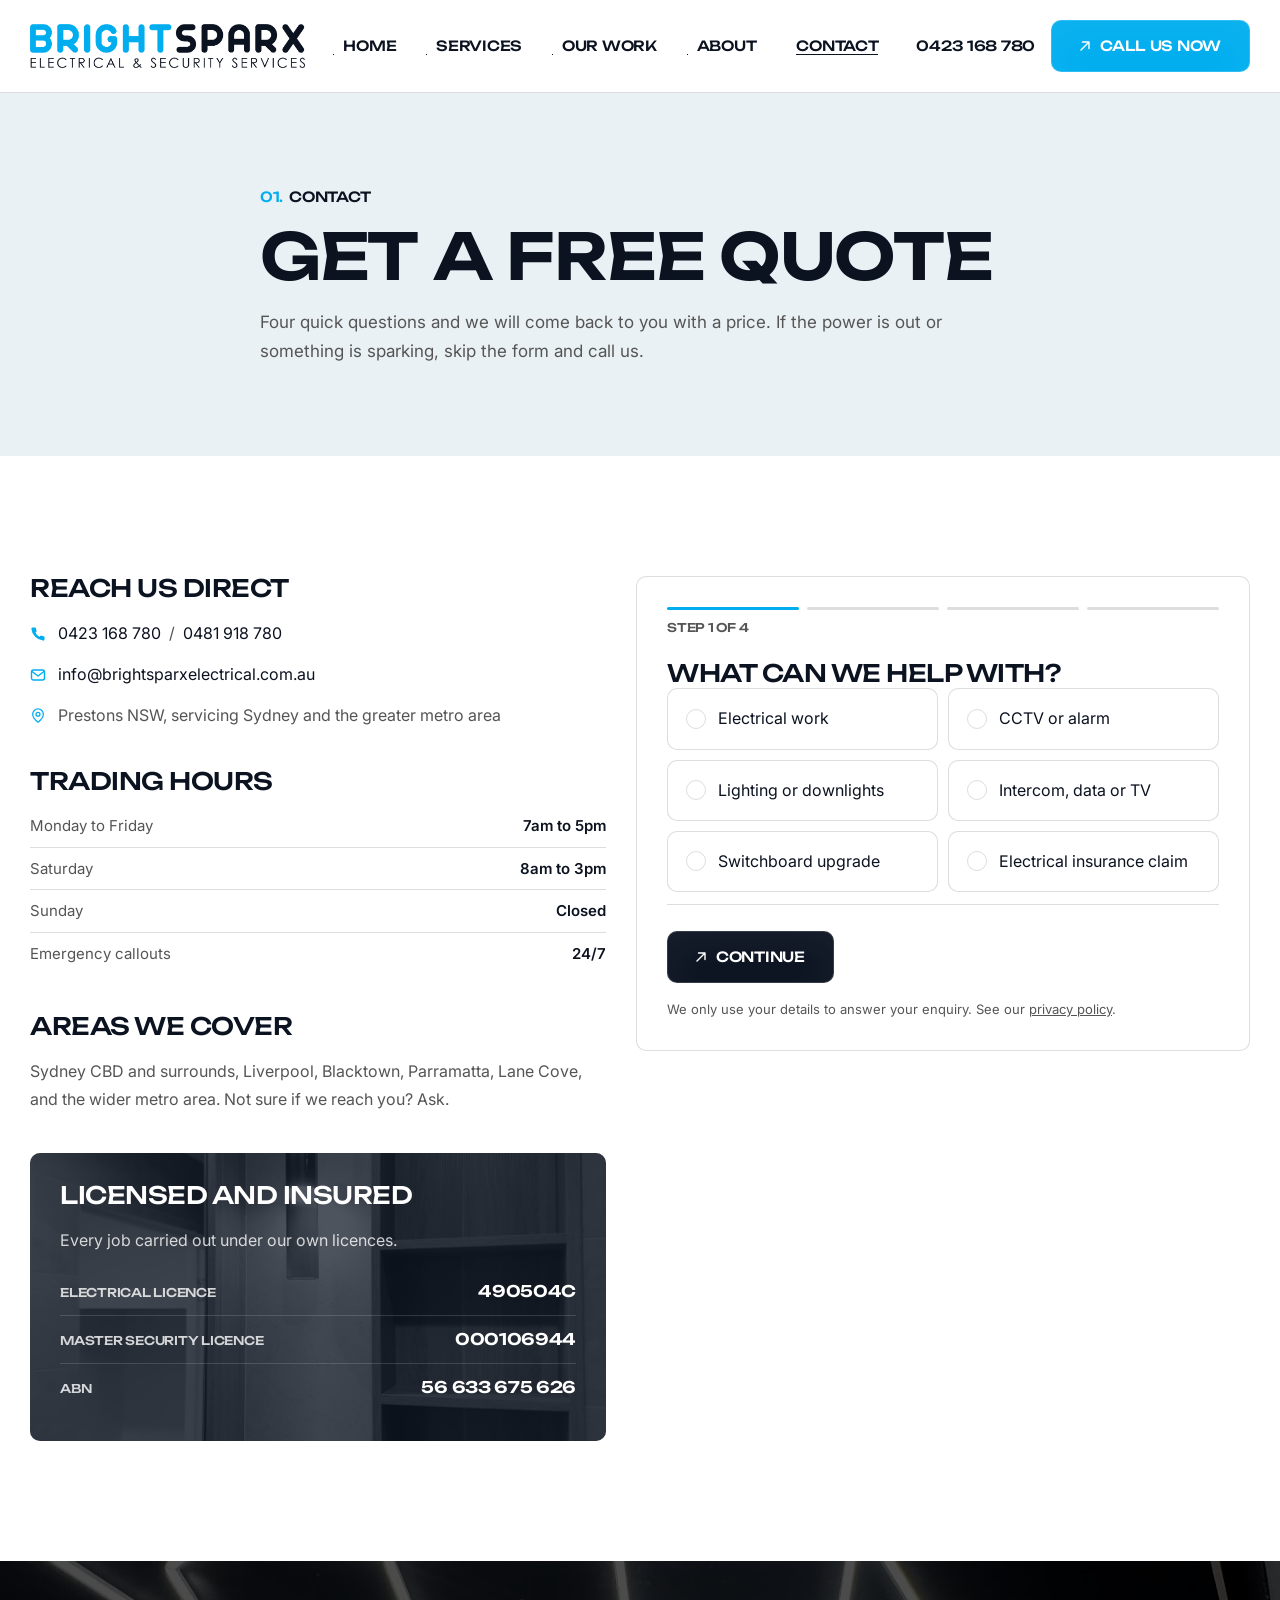
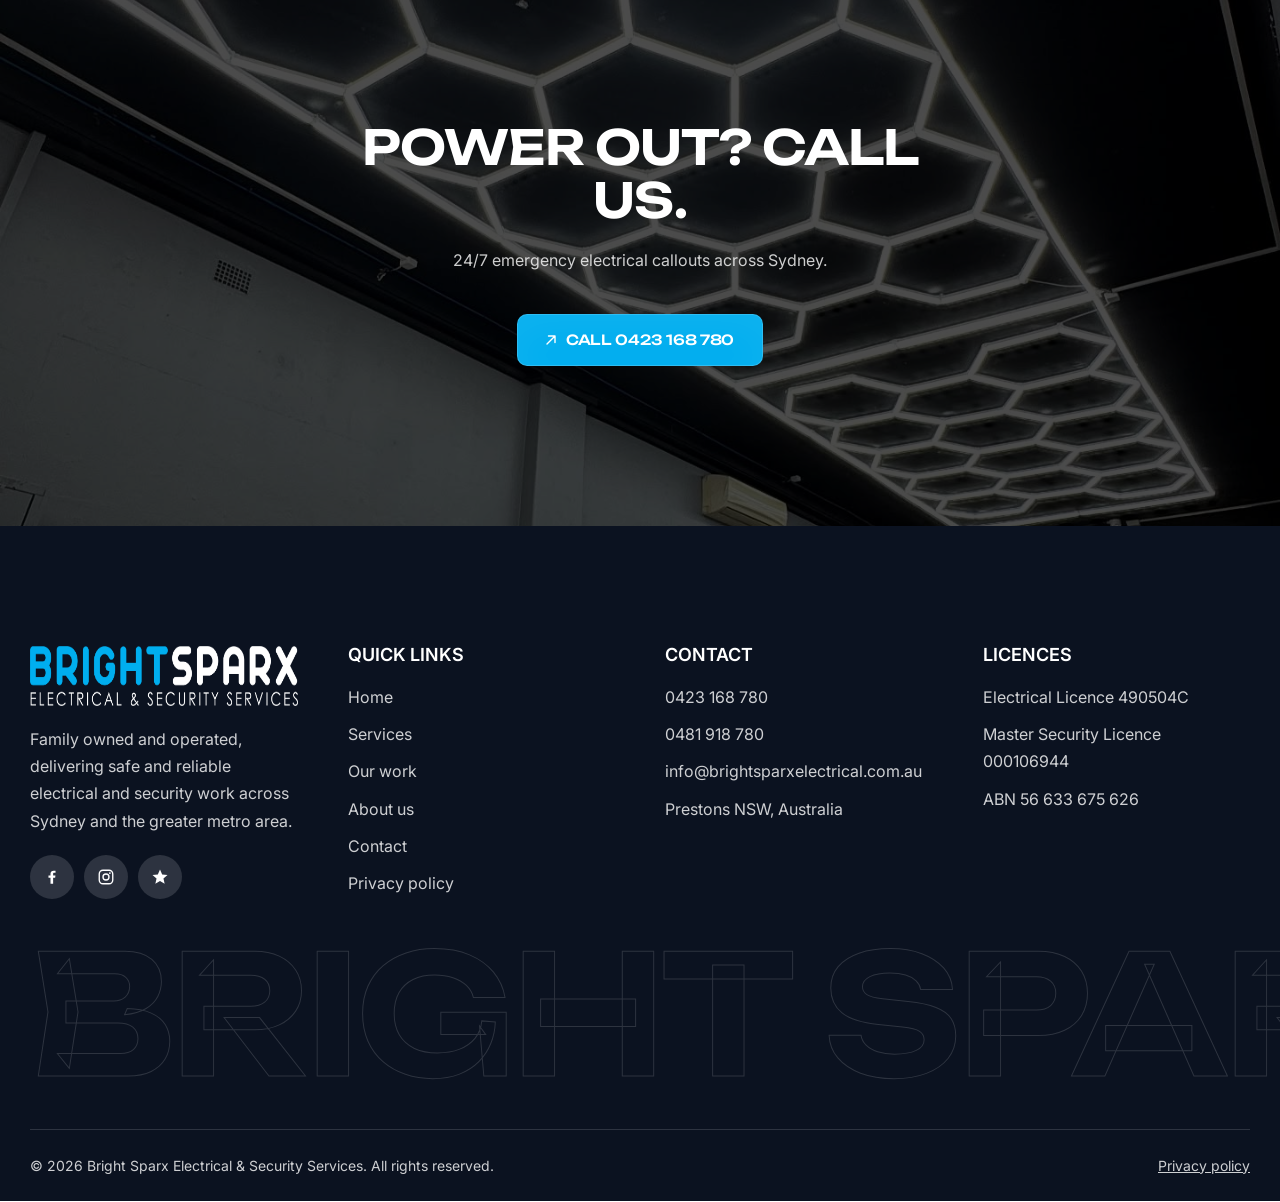
<file: site/contact.html>
<!DOCTYPE html>
<html lang="en">
<head>
<meta charset="utf-8">
<meta name="viewport" content="width=device-width, initial-scale=1.0">
<title>Get a Free Quote | Bright Sparx Electrical &amp; Security</title>
<meta name="description" content="Get a free quote from Bright Sparx Electrical &amp; Security. Answer four quick questions about your job in Sydney, or call our licensed team on 0423 168 780.">
<link rel="canonical" href="https://www.brightsparxelectrical.com.au/contact.html">
<link rel="icon" href="images/logo-mark.png" type="image/png">
<link rel="preconnect" href="https://fonts.googleapis.com">
<link rel="preconnect" href="https://fonts.gstatic.com" crossorigin>
<link href="https://fonts.googleapis.com/css2?family=Inter:wght@400;600;700&family=Unbounded:wght@500;600&display=swap" rel="stylesheet">
<link rel="stylesheet" href="styles.css">
</head>
<body>
<a class="skip-link" href="#main">Skip to content</a>

<header class="header">
  <nav class="nav" aria-label="Main">
    <a class="nav__brand" href="index.html" aria-label="Bright Sparx Electrical and Security, home">
      <img class="nav__logo" src="images/logo-wordmark-dark.png" alt="Bright Sparx Electrical and Security Services" width="1965" height="314">
    </a>

    <ul class="nav__links">
      <li><a class="nav-link" href="index.html">Home</a></li>
      <li><a class="nav-link" href="index.html#services">Services</a></li>
      <li><a class="nav-link" href="index.html#work">Our work</a></li>
      <li><a class="nav-link" href="index.html#about">About</a></li>
      <li><a class="nav-link" href="contact.html" aria-current="page">Contact</a></li>
    </ul>

    <div class="nav__actions">
      <a class="nav__phone" href="tel:+61423168780">0423 168 780</a>
      <a class="btn btn--accent nav__cta" href="tel:+61423168780">
        <span class="btn__icon" aria-hidden="true"><svg viewBox="0 0 10 10" fill="none"><path d="M1 9L9 1M9 1H2.5M9 1v6.5" stroke="currentColor" stroke-width="1.4" stroke-linecap="round" stroke-linejoin="round"/></svg></span>
        <span class="btn__text">Call us now</span>
      </a>
      <button class="burger" type="button" aria-expanded="false" aria-controls="mobile-menu" aria-label="Open menu">
        <span></span><span></span>
      </button>
    </div>
  </nav>
</header>

<div class="mobile-menu" id="mobile-menu">
  <a class="nav-link" href="index.html">Home</a>
  <a class="nav-link" href="index.html#services">Services</a>
  <a class="nav-link" href="index.html#work">Our work</a>
  <a class="nav-link" href="index.html#about">About</a>
  <a class="nav-link" href="contact.html">Contact</a>
  <a class="btn btn--accent btn--center" href="tel:+61423168780">
    <span class="btn__icon" aria-hidden="true"><svg viewBox="0 0 10 10" fill="none"><path d="M1 9L9 1M9 1H2.5M9 1v6.5" stroke="currentColor" stroke-width="1.4" stroke-linecap="round" stroke-linejoin="round"/></svg></span>
    <span class="btn__text">Call 0423 168 780</span>
  </a>
</div>

<a class="call-bar" href="tel:+61423168780">
  <svg width="16" height="16" viewBox="0 0 16 16" fill="none" aria-hidden="true"><path d="M14.5 11.3v2a1.3 1.3 0 0 1-1.5 1.3A13 13 0 0 1 1.4 3 1.3 1.3 0 0 1 2.7 1.5h2a1.3 1.3 0 0 1 1.3 1.2c.1.7.3 1.3.5 1.9a1.3 1.3 0 0 1-.3 1.4l-.8.8a10.7 10.7 0 0 0 4 4l.8-.8a1.3 1.3 0 0 1 1.4-.3c.6.2 1.2.4 1.9.5a1.3 1.3 0 0 1 1.1 1.1Z" fill="currentColor"/></svg>
  Call now
</a>

<main id="main">

<section class="page-head">
  <div class="container page-head__inner">
    <p class="t-label bullet"><span class="bullet__num">01.</span> Contact</p>
    <h1 class="t-h2-lg" data-split>Get a free quote</h1>
    <p class="t-body-lg">Four quick questions and we will come back to you with a price. If the power is out or something is sparking, skip the form and call us.</p>
  </div>
</section>

<section class="section">
  <div class="container contact__grid">

    <div class="contact__side stack stack--40">
      <div class="stack stack--20">
        <h2 class="t-h4">Reach us direct</h2>
        <div class="contact__details">
          <p class="contact-line">
            <svg viewBox="0 0 16 16" fill="none" aria-hidden="true"><path d="M14.5 11.3v2a1.3 1.3 0 0 1-1.5 1.3A13 13 0 0 1 1.4 3 1.3 1.3 0 0 1 2.7 1.5h2a1.3 1.3 0 0 1 1.3 1.2c.1.7.3 1.3.5 1.9a1.3 1.3 0 0 1-.3 1.4l-.8.8a10.7 10.7 0 0 0 4 4l.8-.8a1.3 1.3 0 0 1 1.4-.3c.6.2 1.2.4 1.9.5a1.3 1.3 0 0 1 1.1 1.1Z" fill="currentColor"/></svg>
            <span><a href="tel:+61423168780">0423 168 780</a> &nbsp;/&nbsp; <a href="tel:+61481918780">0481 918 780</a></span>
          </p>
          <p class="contact-line">
            <svg viewBox="0 0 16 16" fill="none" aria-hidden="true"><rect x="1.5" y="3" width="13" height="10" rx="2" stroke="currentColor" stroke-width="1.4"/><path d="m2 4.5 6 4.5 6-4.5" stroke="currentColor" stroke-width="1.4" stroke-linecap="round" stroke-linejoin="round"/></svg>
            <span><a href="mailto:info@brightsparxelectrical.com.au">info@brightsparxelectrical.com.au</a></span>
          </p>
          <p class="contact-line">
            <svg viewBox="0 0 18 18" fill="none" aria-hidden="true"><path d="M9 16s6-4.7 6-9A6 6 0 0 0 3 7c0 4.3 6 9 6 9Z" stroke="currentColor" stroke-width="1.4" stroke-linejoin="round"/><circle cx="9" cy="7" r="2.2" stroke="currentColor" stroke-width="1.4"/></svg>
            <span>Prestons NSW, servicing Sydney and the greater metro area</span>
          </p>
        </div>
      </div>

      <div class="stack stack--20">
        <h2 class="t-h4">Trading hours</h2>
        <div class="hours-table">
          <p class="hours-row"><span>Monday to Friday</span><span>7am to 5pm</span></p>
          <p class="hours-row"><span>Saturday</span><span>8am to 3pm</span></p>
          <p class="hours-row"><span>Sunday</span><span>Closed</span></p>
          <p class="hours-row" style="border-bottom:0;"><span>Emergency callouts</span><span>24/7</span></p>
        </div>
      </div>

      <div class="stack stack--20">
        <h2 class="t-h4">Areas we cover</h2>
        <p class="t-body">Sydney CBD and surrounds, Liverpool, Blacktown, Parramatta, Lane Cove, and the wider metro area. Not sure if we reach you? Ask.</p>
      </div>

      <div class="crew-card">
        <img class="crew-card__bg" src="images/pendant-light.jpg" alt="" aria-hidden="true" loading="lazy">
        <span class="crew-card__veil"></span>
        <div class="crew-card__inner on-dark">
          <div class="stack stack--20">
            <h2 class="t-h4">Licensed and insured</h2>
            <p class="t-body">Every job carried out under our own licences.</p>
          </div>
          <div class="licence-row">
            <div class="licence">
              <span class="licence__label">Electrical licence</span>
              <span class="licence__value">490504C</span>
            </div>
            <div class="licence">
              <span class="licence__label">Master security licence</span>
              <span class="licence__value">000106944</span>
            </div>
            <div class="licence" style="border-bottom:0;">
              <span class="licence__label">ABN</span>
              <span class="licence__value">56 633 675 626</span>
            </div>
          </div>
        </div>
      </div>
    </div>

    <div class="form-panel" data-reveal="right">
      <!-- Wizard behaviour lives in main.js. Endpoint is wired in Skill 03. -->
      <form class="wizard" id="quote-form" novalidate>
        <div class="wizard__progress" aria-hidden="true">
          <span class="wizard__dot"></span><span class="wizard__dot"></span>
          <span class="wizard__dot"></span><span class="wizard__dot"></span>
        </div>
        <p class="wizard__count" data-wizard-count>Step 1 of 4</p>

        <fieldset class="wizard__step" data-step="1">
          <legend class="wizard__question">What can we help with?</legend>
          <div class="choices" data-choice-group="service">
            <button class="choice" type="button" data-value="Electrical work"><span class="choice__tick"><svg viewBox="0 0 12 12" fill="none"><path d="m2 6.3 2.6 2.6L10 3.4" stroke="currentColor" stroke-width="1.8" stroke-linecap="round" stroke-linejoin="round"/></svg></span>Electrical work</button>
            <button class="choice" type="button" data-value="CCTV or alarm"><span class="choice__tick"><svg viewBox="0 0 12 12" fill="none"><path d="m2 6.3 2.6 2.6L10 3.4" stroke="currentColor" stroke-width="1.8" stroke-linecap="round" stroke-linejoin="round"/></svg></span>CCTV or alarm</button>
            <button class="choice" type="button" data-value="Lighting or downlights"><span class="choice__tick"><svg viewBox="0 0 12 12" fill="none"><path d="m2 6.3 2.6 2.6L10 3.4" stroke="currentColor" stroke-width="1.8" stroke-linecap="round" stroke-linejoin="round"/></svg></span>Lighting or downlights</button>
            <button class="choice" type="button" data-value="Intercom, data or TV"><span class="choice__tick"><svg viewBox="0 0 12 12" fill="none"><path d="m2 6.3 2.6 2.6L10 3.4" stroke="currentColor" stroke-width="1.8" stroke-linecap="round" stroke-linejoin="round"/></svg></span>Intercom, data or TV</button>
            <button class="choice" type="button" data-value="Switchboard upgrade"><span class="choice__tick"><svg viewBox="0 0 12 12" fill="none"><path d="m2 6.3 2.6 2.6L10 3.4" stroke="currentColor" stroke-width="1.8" stroke-linecap="round" stroke-linejoin="round"/></svg></span>Switchboard upgrade</button>
            <button class="choice" type="button" data-value="Electrical insurance claim"><span class="choice__tick"><svg viewBox="0 0 12 12" fill="none"><path d="m2 6.3 2.6 2.6L10 3.4" stroke="currentColor" stroke-width="1.8" stroke-linecap="round" stroke-linejoin="round"/></svg></span>Electrical insurance claim</button>
          </div>
        </fieldset>

        <fieldset class="wizard__step" data-step="2">
          <legend class="wizard__question">What type of property?</legend>
          <div class="choices" data-choice-group="property">
            <button class="choice" type="button" data-value="Single storey house"><span class="choice__tick"><svg viewBox="0 0 12 12" fill="none"><path d="m2 6.3 2.6 2.6L10 3.4" stroke="currentColor" stroke-width="1.8" stroke-linecap="round" stroke-linejoin="round"/></svg></span>Single storey house</button>
            <button class="choice" type="button" data-value="Double storey house"><span class="choice__tick"><svg viewBox="0 0 12 12" fill="none"><path d="m2 6.3 2.6 2.6L10 3.4" stroke="currentColor" stroke-width="1.8" stroke-linecap="round" stroke-linejoin="round"/></svg></span>Double storey house</button>
            <button class="choice" type="button" data-value="Duplex or unit"><span class="choice__tick"><svg viewBox="0 0 12 12" fill="none"><path d="m2 6.3 2.6 2.6L10 3.4" stroke="currentColor" stroke-width="1.8" stroke-linecap="round" stroke-linejoin="round"/></svg></span>Duplex or unit</button>
            <button class="choice" type="button" data-value="Commercial premises"><span class="choice__tick"><svg viewBox="0 0 12 12" fill="none"><path d="m2 6.3 2.6 2.6L10 3.4" stroke="currentColor" stroke-width="1.8" stroke-linecap="round" stroke-linejoin="round"/></svg></span>Commercial premises</button>
          </div>
        </fieldset>

        <fieldset class="wizard__step" data-step="3">
          <legend class="wizard__question">How soon do you need it?</legend>
          <div class="choices" data-choice-group="timing">
            <button class="choice" type="button" data-value="Urgently"><span class="choice__tick"><svg viewBox="0 0 12 12" fill="none"><path d="m2 6.3 2.6 2.6L10 3.4" stroke="currentColor" stroke-width="1.8" stroke-linecap="round" stroke-linejoin="round"/></svg></span>Urgently</button>
            <button class="choice" type="button" data-value="Within a week"><span class="choice__tick"><svg viewBox="0 0 12 12" fill="none"><path d="m2 6.3 2.6 2.6L10 3.4" stroke="currentColor" stroke-width="1.8" stroke-linecap="round" stroke-linejoin="round"/></svg></span>Within a week</button>
            <button class="choice" type="button" data-value="Within a month"><span class="choice__tick"><svg viewBox="0 0 12 12" fill="none"><path d="m2 6.3 2.6 2.6L10 3.4" stroke="currentColor" stroke-width="1.8" stroke-linecap="round" stroke-linejoin="round"/></svg></span>Within a month</button>
            <button class="choice" type="button" data-value="Just planning ahead"><span class="choice__tick"><svg viewBox="0 0 12 12" fill="none"><path d="m2 6.3 2.6 2.6L10 3.4" stroke="currentColor" stroke-width="1.8" stroke-linecap="round" stroke-linejoin="round"/></svg></span>Just planning ahead</button>
          </div>
        </fieldset>

        <fieldset class="wizard__step" data-step="4">
          <legend class="wizard__question">Your details</legend>
          <div class="field-grid">
            <label class="field"><span class="field__label">Your name</span><input type="text" name="name" autocomplete="name" required placeholder="Full name"></label>
            <label class="field"><span class="field__label">Suburb</span><input type="text" name="suburb" autocomplete="address-level2" required placeholder="Where is the job?"></label>
            <label class="field"><span class="field__label">Mobile</span><input type="tel" name="phone" autocomplete="tel" required placeholder="04__ ___ ___"></label>
            <label class="field"><span class="field__label">Email</span><input type="email" name="email" autocomplete="email" required placeholder="you@email.com"></label>
          </div>
          <label class="field"><span class="field__label">Anything else we should know</span><textarea name="message" placeholder="Optional. Roof type, number of points, access notes."></textarea></label>
        </fieldset>

        <div class="wizard__nav">
          <button class="wizard__back" type="button" data-wizard-back hidden>
            <svg viewBox="0 0 10 10" fill="none" aria-hidden="true"><path d="M9 1 1 9M1 9h6.5M1 9V2.5" stroke="currentColor" stroke-width="1.4" stroke-linecap="round" stroke-linejoin="round"/></svg>
            Back
          </button>
          <button class="btn btn--dark" type="button" data-wizard-next>
            <span class="btn__icon" aria-hidden="true"><svg viewBox="0 0 10 10" fill="none"><path d="M1 9L9 1M9 1H2.5M9 1v6.5" stroke="currentColor" stroke-width="1.4" stroke-linecap="round" stroke-linejoin="round"/></svg></span>
            <span class="btn__text">Continue</span>
          </button>
          <button class="btn btn--accent" type="submit" data-wizard-submit hidden>
            <span class="btn__icon" aria-hidden="true"><svg viewBox="0 0 10 10" fill="none"><path d="M1 9L9 1M9 1H2.5M9 1v6.5" stroke="currentColor" stroke-width="1.4" stroke-linecap="round" stroke-linejoin="round"/></svg></span>
            <span class="btn__text">Send my request</span>
          </button>
        </div>

        <p class="form-status" data-wizard-status role="status" aria-live="polite"></p>

        <div class="wizard__done" data-wizard-done>
          <span class="wizard__done-icon" aria-hidden="true"><svg viewBox="0 0 24 24" fill="none"><path d="m5 12.5 4.5 4.5L19 7.5" stroke="currentColor" stroke-width="2.4" stroke-linecap="round" stroke-linejoin="round"/></svg></span>
          <h2 class="t-h4">Request received</h2>
          <p class="t-body">Thanks, we have got your details. We will be in touch shortly. If it is urgent, call 0423 168 780.</p>
        </div>

        <p class="form-note">We only use your details to answer your enquiry. See our <a href="privacy.html" style="text-decoration:underline;">privacy policy</a>.</p>
      </form>
    </div>

  </div>
</section>

<section class="cta on-dark">
  <img class="cta__bg" src="images/hex-ceiling.jpg" alt="" aria-hidden="true" loading="lazy">
  <span class="cta__veil"></span>
  <div class="container cta__inner">
    <div class="stack stack--20" style="align-items:center;max-width:622px;">
      <h2 class="t-h2" data-split>Power out? Call us.</h2>
      <p class="t-body">24/7 emergency electrical callouts across Sydney.</p>
    </div>
    <a class="btn btn--accent" href="tel:+61423168780">
      <span class="btn__icon" aria-hidden="true"><svg viewBox="0 0 10 10" fill="none"><path d="M1 9L9 1M9 1H2.5M9 1v6.5" stroke="currentColor" stroke-width="1.4" stroke-linecap="round" stroke-linejoin="round"/></svg></span>
      <span class="btn__text">Call 0423 168 780</span>
    </a>
  </div>
</section>

</main>

<footer class="footer on-dark" data-reveal="rise">
  <div class="container">
    <div class="footer__grid">
      <div class="footer__col">
        <a class="footer__brand" href="index.html">
          <img class="footer__logo" src="images/logo-wordmark-light.png" alt="Bright Sparx Electrical and Security Services" width="1965" height="314" loading="lazy">
        </a>
        <p class="t-body">Family owned and operated, delivering safe and reliable electrical and security work across Sydney and the greater metro area.</p>
        <div class="socials">
          <a class="social" href="https://www.facebook.com/brightsparxelectricalsydney" target="_blank" rel="noopener" aria-label="Bright Sparx on Facebook">
            <svg viewBox="0 0 24 24" fill="currentColor"><path d="M13.5 21v-8h2.7l.4-3.1h-3.1V7.9c0-.9.25-1.5 1.55-1.5H16.7V3.6c-.3 0-1.3-.1-2.5-.1-2.5 0-4.2 1.5-4.2 4.3v2.1H7.3V13h2.7v8h3.5Z"/></svg>
          </a>
          <a class="social" href="https://www.instagram.com/brightsparxelectrical/" target="_blank" rel="noopener" aria-label="Bright Sparx on Instagram">
            <svg viewBox="0 0 24 24" fill="none"><rect x="3" y="3" width="18" height="18" rx="5" stroke="currentColor" stroke-width="1.8"/><circle cx="12" cy="12" r="4" stroke="currentColor" stroke-width="1.8"/><circle cx="17.2" cy="6.8" r="1.2" fill="currentColor"/></svg>
          </a>
          <a class="social" href="https://g.page/r/CXIlt-af3pmtEAI/review" target="_blank" rel="noopener" aria-label="Review Bright Sparx on Google">
            <svg viewBox="0 0 24 24" fill="currentColor"><path d="m12 17.3 6.2 3.7-1.6-7 5.4-4.7-7.1-.6L12 2 9.1 8.7 2 9.3l5.4 4.7-1.6 7L12 17.3Z"/></svg>
          </a>
        </div>
      </div>

      <div class="footer__col">
        <p class="t-caption" style="color:#fff;">Quick links</p>
        <nav class="footer__links" aria-label="Footer">
          <a href="index.html">Home</a>
          <a href="index.html#services">Services</a>
          <a href="index.html#work">Our work</a>
          <a href="index.html#about">About us</a>
          <a href="contact.html">Contact</a>
          <a href="privacy.html">Privacy policy</a>
        </nav>
      </div>

      <div class="footer__col">
        <p class="t-caption" style="color:#fff;">Contact</p>
        <div class="footer__links">
          <a href="tel:+61423168780">0423 168 780</a>
          <a href="tel:+61481918780">0481 918 780</a>
          <a href="mailto:info@brightsparxelectrical.com.au">info@brightsparxelectrical.com.au</a>
          <span style="color:var(--white-80);">Prestons NSW, Australia</span>
        </div>
      </div>

      <div class="footer__col">
        <p class="t-caption" style="color:#fff;">Licences</p>
        <div class="footer__links">
          <span style="color:var(--white-80);">Electrical Licence 490504C</span>
          <span style="color:var(--white-80);">Master Security Licence 000106944</span>
          <span style="color:var(--white-80);">ABN 56 633 675 626</span>
        </div>
      </div>
    </div>

    <span class="footer__wordmark" aria-hidden="true">Bright Sparx</span>

    <div class="footer__legal">
      <span>&copy; <span data-year>2026</span> Bright Sparx Electrical &amp; Security Services. All rights reserved.</span>
      <span><a href="privacy.html">Privacy policy</a></span>
    </div>
  </div>
</footer>

<script src="main.js"></script>
</body>
</html>
</file>
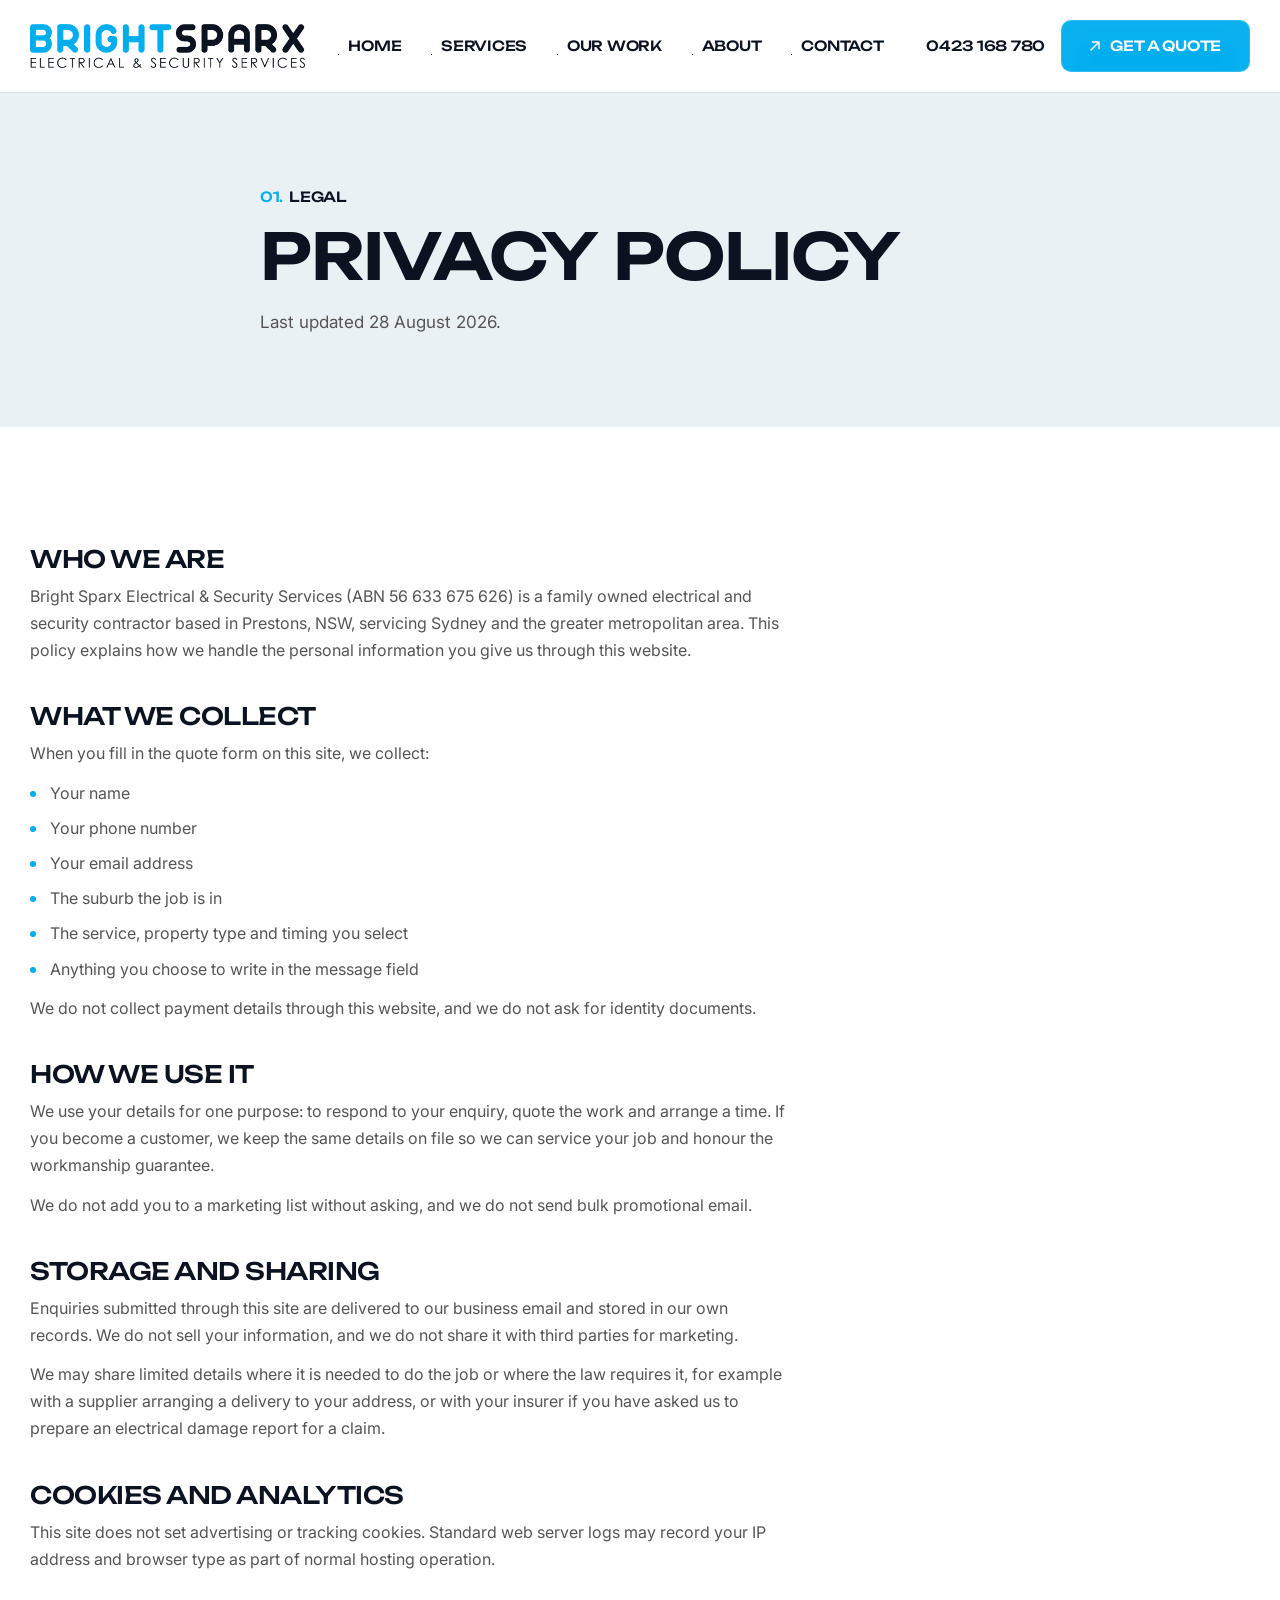
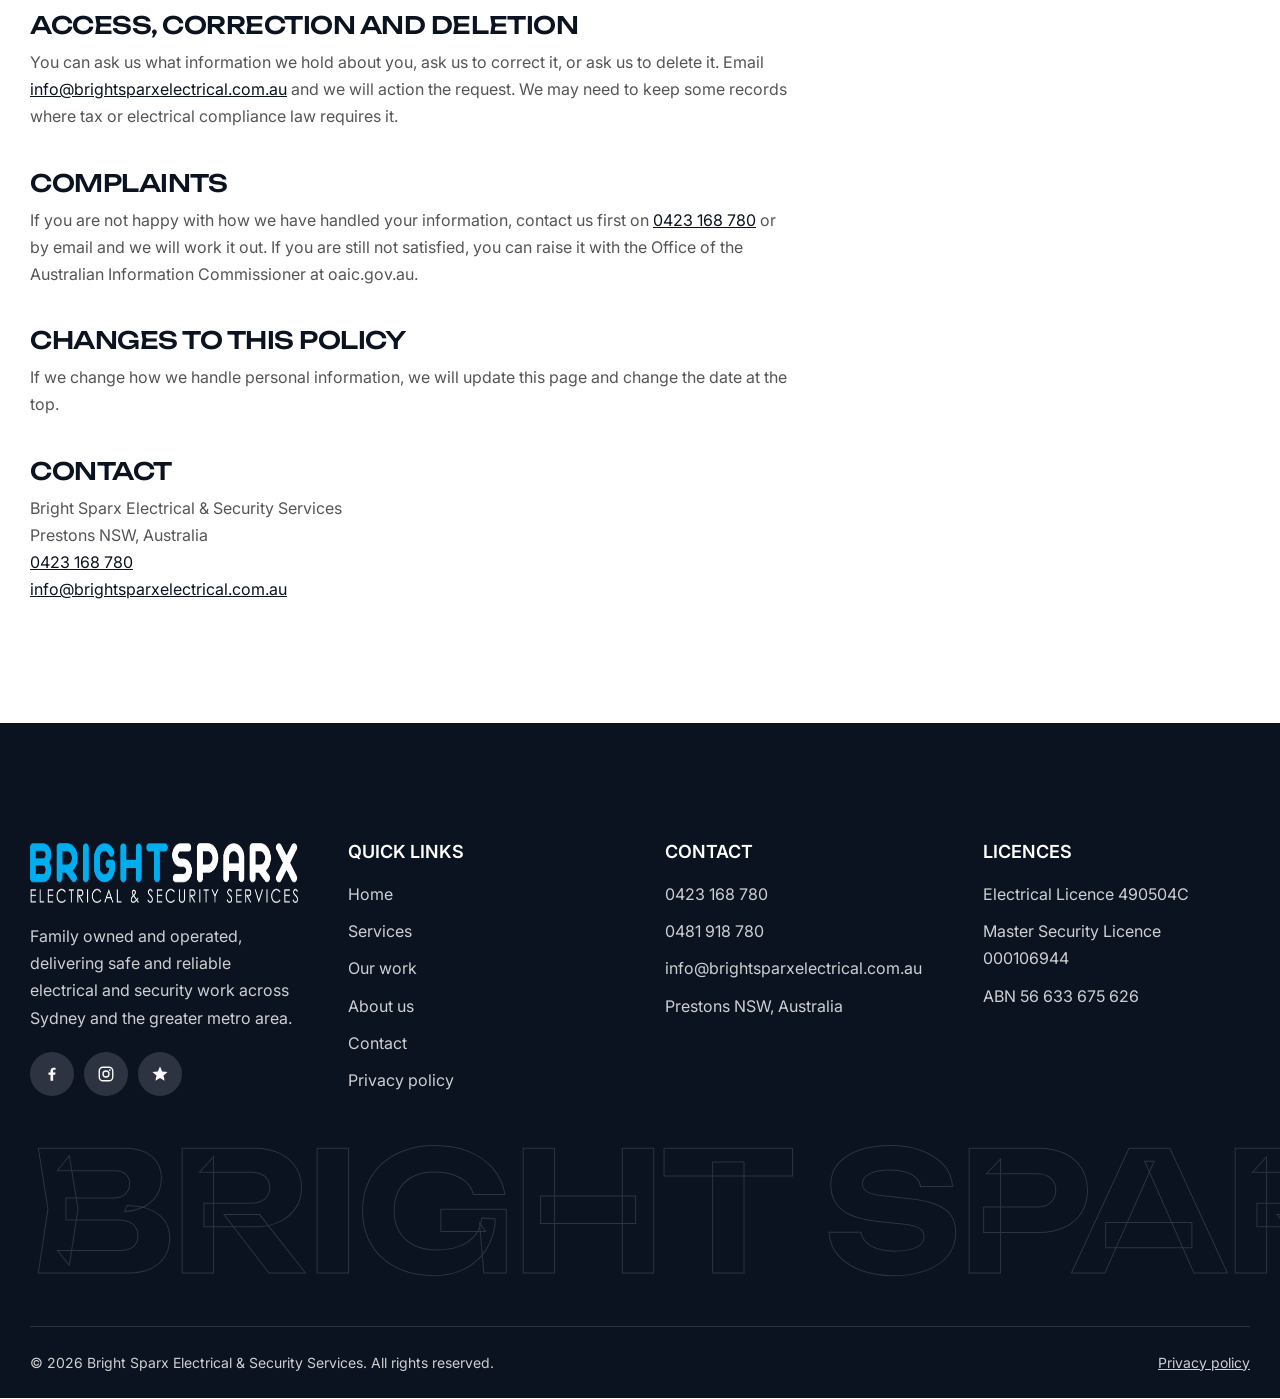
<file: site/privacy.html>
<!DOCTYPE html>
<html lang="en">
<head>
<meta charset="utf-8">
<meta name="viewport" content="width=device-width, initial-scale=1.0">
<title>Privacy Policy | Bright Sparx Electrical &amp; Security</title>
<meta name="description" content="How Bright Sparx Electrical &amp; Security collects, uses and stores the details you send through our quote form, and how to ask us to delete them.">
<link rel="canonical" href="https://www.brightsparxelectrical.com.au/privacy.html">
<link rel="icon" href="images/logo-mark.png" type="image/png">
<link rel="preconnect" href="https://fonts.googleapis.com">
<link rel="preconnect" href="https://fonts.gstatic.com" crossorigin>
<link href="https://fonts.googleapis.com/css2?family=Inter:wght@400;600;700&family=Unbounded:wght@500;600&display=swap" rel="stylesheet">
<link rel="stylesheet" href="styles.css">
</head>
<body>
<a class="skip-link" href="#main">Skip to content</a>

<header class="header">
  <nav class="nav" aria-label="Main">
    <a class="nav__brand" href="index.html" aria-label="Bright Sparx Electrical and Security, home">
      <img class="nav__logo" src="images/logo-wordmark-dark.png" alt="Bright Sparx Electrical and Security Services" width="1965" height="314">
    </a>

    <ul class="nav__links">
      <li><a class="nav-link" href="index.html">Home</a></li>
      <li><a class="nav-link" href="index.html#services">Services</a></li>
      <li><a class="nav-link" href="index.html#work">Our work</a></li>
      <li><a class="nav-link" href="index.html#about">About</a></li>
      <li><a class="nav-link" href="contact.html">Contact</a></li>
    </ul>

    <div class="nav__actions">
      <a class="nav__phone" href="tel:+61423168780">0423 168 780</a>
      <a class="btn btn--accent nav__cta" href="contact.html">
        <span class="btn__icon" aria-hidden="true"><svg viewBox="0 0 10 10" fill="none"><path d="M1 9L9 1M9 1H2.5M9 1v6.5" stroke="currentColor" stroke-width="1.4" stroke-linecap="round" stroke-linejoin="round"/></svg></span>
        <span class="btn__text">Get a quote</span>
      </a>
      <button class="burger" type="button" aria-expanded="false" aria-controls="mobile-menu" aria-label="Open menu">
        <span></span><span></span>
      </button>
    </div>
  </nav>
</header>

<div class="mobile-menu" id="mobile-menu">
  <a class="nav-link" href="index.html">Home</a>
  <a class="nav-link" href="index.html#services">Services</a>
  <a class="nav-link" href="index.html#work">Our work</a>
  <a class="nav-link" href="index.html#about">About</a>
  <a class="nav-link" href="contact.html">Contact</a>
  <a class="btn btn--accent btn--center" href="tel:+61423168780">
    <span class="btn__icon" aria-hidden="true"><svg viewBox="0 0 10 10" fill="none"><path d="M1 9L9 1M9 1H2.5M9 1v6.5" stroke="currentColor" stroke-width="1.4" stroke-linecap="round" stroke-linejoin="round"/></svg></span>
    <span class="btn__text">Call 0423 168 780</span>
  </a>
</div>

<a class="call-bar" href="tel:+61423168780">
  <svg width="16" height="16" viewBox="0 0 16 16" fill="none" aria-hidden="true"><path d="M14.5 11.3v2a1.3 1.3 0 0 1-1.5 1.3A13 13 0 0 1 1.4 3 1.3 1.3 0 0 1 2.7 1.5h2a1.3 1.3 0 0 1 1.3 1.2c.1.7.3 1.3.5 1.9a1.3 1.3 0 0 1-.3 1.4l-.8.8a10.7 10.7 0 0 0 4 4l.8-.8a1.3 1.3 0 0 1 1.4-.3c.6.2 1.2.4 1.9.5a1.3 1.3 0 0 1 1.1 1.1Z" fill="currentColor"/></svg>
  Call now
</a>

<main id="main">

<section class="page-head">
  <div class="container page-head__inner">
    <p class="t-label bullet"><span class="bullet__num">01.</span> Legal</p>
    <h1 class="t-h2-lg" data-split>Privacy policy</h1>
    <p class="t-body-lg">Last updated 28 August 2026.</p>
  </div>
</section>

<section class="section">
  <div class="container">
    <div class="prose">

      <section>
        <h2 class="t-h4">Who we are</h2>
        <p class="t-body">Bright Sparx Electrical &amp; Security Services (ABN 56 633 675 626) is a family owned electrical and security contractor based in Prestons, NSW, servicing Sydney and the greater metropolitan area. This policy explains how we handle the personal information you give us through this website.</p>
      </section>

      <section>
        <h2 class="t-h4">What we collect</h2>
        <p class="t-body">When you fill in the quote form on this site, we collect:</p>
        <ul class="t-body">
          <li>Your name</li>
          <li>Your phone number</li>
          <li>Your email address</li>
          <li>The suburb the job is in</li>
          <li>The service, property type and timing you select</li>
          <li>Anything you choose to write in the message field</li>
        </ul>
        <p class="t-body">We do not collect payment details through this website, and we do not ask for identity documents.</p>
      </section>

      <section>
        <h2 class="t-h4">How we use it</h2>
        <p class="t-body">We use your details for one purpose: to respond to your enquiry, quote the work and arrange a time. If you become a customer, we keep the same details on file so we can service your job and honour the workmanship guarantee.</p>
        <p class="t-body">We do not add you to a marketing list without asking, and we do not send bulk promotional email.</p>
      </section>

      <section>
        <h2 class="t-h4">Storage and sharing</h2>
        <p class="t-body">Enquiries submitted through this site are delivered to our business email and stored in our own records. We do not sell your information, and we do not share it with third parties for marketing.</p>
        <p class="t-body">We may share limited details where it is needed to do the job or where the law requires it, for example with a supplier arranging a delivery to your address, or with your insurer if you have asked us to prepare an electrical damage report for a claim.</p>
      </section>

      <section>
        <h2 class="t-h4">Cookies and analytics</h2>
        <p class="t-body">This site does not set advertising or tracking cookies. Standard web server logs may record your IP address and browser type as part of normal hosting operation.</p>
      </section>

      <section>
        <h2 class="t-h4">Access, correction and deletion</h2>
        <p class="t-body">You can ask us what information we hold about you, ask us to correct it, or ask us to delete it. Email <a href="mailto:info@brightsparxelectrical.com.au">info@brightsparxelectrical.com.au</a> and we will action the request. We may need to keep some records where tax or electrical compliance law requires it.</p>
      </section>

      <section>
        <h2 class="t-h4">Complaints</h2>
        <p class="t-body">If you are not happy with how we have handled your information, contact us first on <a href="tel:+61423168780">0423 168 780</a> or by email and we will work it out. If you are still not satisfied, you can raise it with the Office of the Australian Information Commissioner at oaic.gov.au.</p>
      </section>

      <section>
        <h2 class="t-h4">Changes to this policy</h2>
        <p class="t-body">If we change how we handle personal information, we will update this page and change the date at the top.</p>
      </section>

      <section>
        <h2 class="t-h4">Contact</h2>
        <p class="t-body">Bright Sparx Electrical &amp; Security Services<br>
        Prestons NSW, Australia<br>
        <a href="tel:+61423168780">0423 168 780</a><br>
        <a href="mailto:info@brightsparxelectrical.com.au">info@brightsparxelectrical.com.au</a></p>
      </section>

    </div>
  </div>
</section>

</main>

<footer class="footer on-dark" data-reveal="rise">
  <div class="container">
    <div class="footer__grid">
      <div class="footer__col">
        <a class="footer__brand" href="index.html">
          <img class="footer__logo" src="images/logo-wordmark-light.png" alt="Bright Sparx Electrical and Security Services" width="1965" height="314" loading="lazy">
        </a>
        <p class="t-body">Family owned and operated, delivering safe and reliable electrical and security work across Sydney and the greater metro area.</p>
        <div class="socials">
          <a class="social" href="https://www.facebook.com/brightsparxelectricalsydney" target="_blank" rel="noopener" aria-label="Bright Sparx on Facebook">
            <svg viewBox="0 0 24 24" fill="currentColor"><path d="M13.5 21v-8h2.7l.4-3.1h-3.1V7.9c0-.9.25-1.5 1.55-1.5H16.7V3.6c-.3 0-1.3-.1-2.5-.1-2.5 0-4.2 1.5-4.2 4.3v2.1H7.3V13h2.7v8h3.5Z"/></svg>
          </a>
          <a class="social" href="https://www.instagram.com/brightsparxelectrical/" target="_blank" rel="noopener" aria-label="Bright Sparx on Instagram">
            <svg viewBox="0 0 24 24" fill="none"><rect x="3" y="3" width="18" height="18" rx="5" stroke="currentColor" stroke-width="1.8"/><circle cx="12" cy="12" r="4" stroke="currentColor" stroke-width="1.8"/><circle cx="17.2" cy="6.8" r="1.2" fill="currentColor"/></svg>
          </a>
          <a class="social" href="https://g.page/r/CXIlt-af3pmtEAI/review" target="_blank" rel="noopener" aria-label="Review Bright Sparx on Google">
            <svg viewBox="0 0 24 24" fill="currentColor"><path d="m12 17.3 6.2 3.7-1.6-7 5.4-4.7-7.1-.6L12 2 9.1 8.7 2 9.3l5.4 4.7-1.6 7L12 17.3Z"/></svg>
          </a>
        </div>
      </div>

      <div class="footer__col">
        <p class="t-caption" style="color:#fff;">Quick links</p>
        <nav class="footer__links" aria-label="Footer">
          <a href="index.html">Home</a>
          <a href="index.html#services">Services</a>
          <a href="index.html#work">Our work</a>
          <a href="index.html#about">About us</a>
          <a href="contact.html">Contact</a>
          <a href="privacy.html">Privacy policy</a>
        </nav>
      </div>

      <div class="footer__col">
        <p class="t-caption" style="color:#fff;">Contact</p>
        <div class="footer__links">
          <a href="tel:+61423168780">0423 168 780</a>
          <a href="tel:+61481918780">0481 918 780</a>
          <a href="mailto:info@brightsparxelectrical.com.au">info@brightsparxelectrical.com.au</a>
          <span style="color:var(--white-80);">Prestons NSW, Australia</span>
        </div>
      </div>

      <div class="footer__col">
        <p class="t-caption" style="color:#fff;">Licences</p>
        <div class="footer__links">
          <span style="color:var(--white-80);">Electrical Licence 490504C</span>
          <span style="color:var(--white-80);">Master Security Licence 000106944</span>
          <span style="color:var(--white-80);">ABN 56 633 675 626</span>
        </div>
      </div>
    </div>

    <span class="footer__wordmark" aria-hidden="true">Bright Sparx</span>

    <div class="footer__legal">
      <span>&copy; <span data-year>2026</span> Bright Sparx Electrical &amp; Security Services. All rights reserved.</span>
      <span><a href="privacy.html">Privacy policy</a></span>
    </div>
  </div>
</footer>

<script src="main.js"></script>
</body>
</html>
</file>
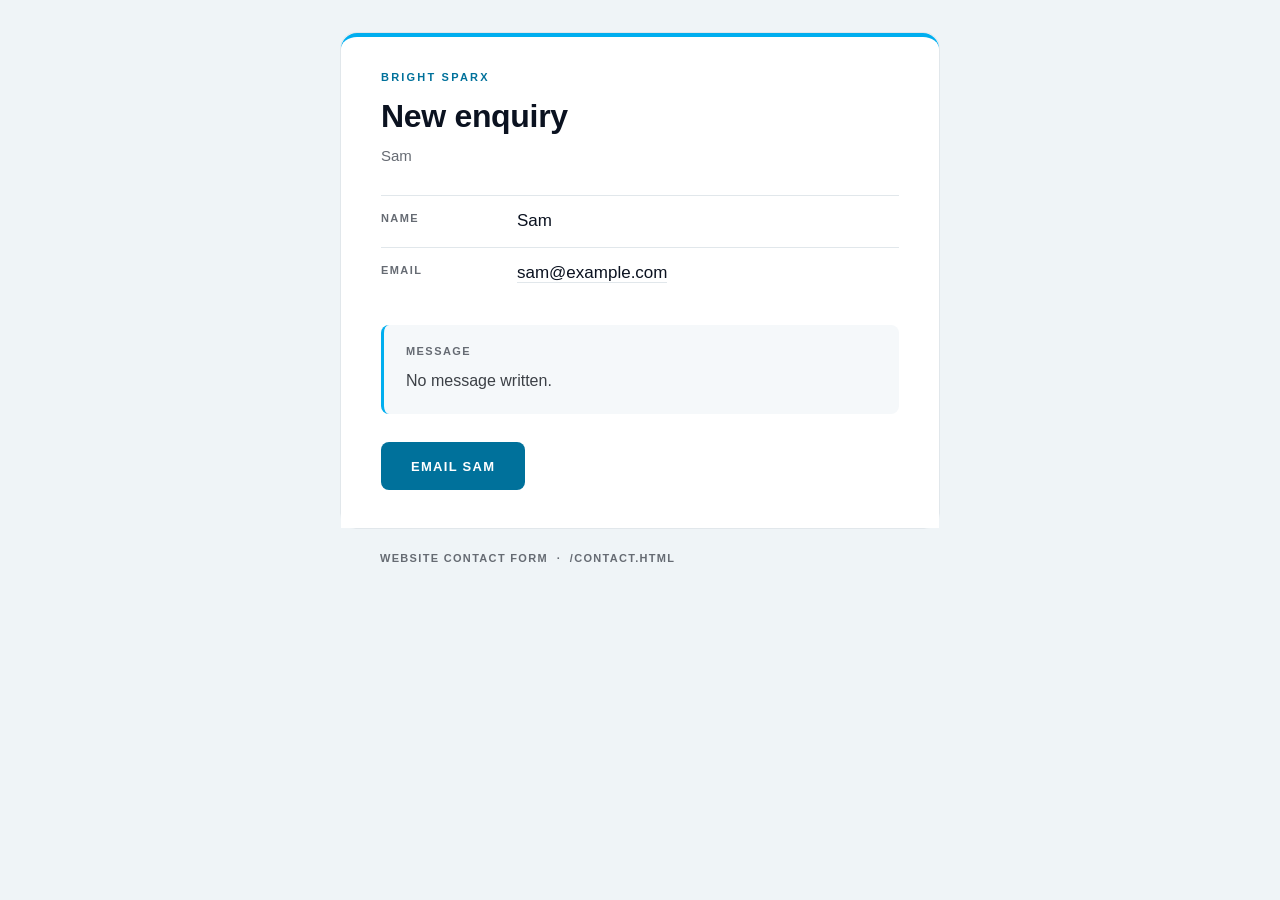
<file: site/apps-script/preview/case-email-only.html>
<!DOCTYPE html><html><head><meta charset="utf-8"><meta name="viewport" content="width=device-width,initial-scale=1"><meta name="color-scheme" content="light dark"><meta name="supported-color-schemes" content="light dark"><style>:root{color-scheme:light dark;supported-color-schemes:light dark;}@media (max-width:600px){.pad{padding-left:24px !important;padding-right:24px !important;}.hd{font-size:26px !important;}}</style></head><body style="margin:0;padding:0;background-color:#EFF4F7 !important;" bgcolor="#EFF4F7"><table role="presentation" width="100%" cellpadding="0" cellspacing="0" border="0" bgcolor="#EFF4F7" style="background-color:#EFF4F7 !important;"><tr><td align="center" style="padding:32px 12px 44px;"><!--[if mso]><table role="presentation" width="600" cellpadding="0" cellspacing="0" border="0"><tr><td><![endif]--><table role="presentation" width="100%" cellpadding="0" cellspacing="0" border="0" style="width:100%;max-width:600px;"><tr><td style="padding:0;"><table role="presentation" width="100%" cellpadding="0" cellspacing="0" border="0" bgcolor="#FFFFFF" style="background-color:#FFFFFF !important;border:1px solid #E1E7EB;border-radius:16px;"><tr><td class="pad" bgcolor="#FFFFFF" style="background-color:#FFFFFF !important;border-top:4px solid #00AEEF;border-radius:16px 16px 0 0;padding:34px 40px 28px;"><div style="color:#00719B !important;font:700 11px/1.2 Helvetica,Arial,sans-serif;letter-spacing:.2em;text-transform:uppercase;">Bright Sparx</div><div class="hd" style="color:#0B1220 !important;font:700 32px/1.15 Helvetica,Arial,sans-serif;letter-spacing:-.01em;padding-top:14px;">New enquiry</div><div style="color:#666B73 !important;font:400 15px/1.5 Helvetica,Arial,sans-serif;padding-top:10px;">Sam</div></td></tr><tr><td class="pad" bgcolor="#FFFFFF" style="background-color:#FFFFFF !important;padding:0 40px;"><table role="presentation" width="100%" cellpadding="0" cellspacing="0" border="0" bgcolor="#FFFFFF" style="background-color:#FFFFFF !important;border-top:1px solid #E1E7EB;"><tr><td bgcolor="#FFFFFF" width="120" style="background-color:#FFFFFF !important;border-bottom:1px solid #E1E7EB;padding:15px 16px 15px 0;color:#666B73 !important;font:700 11px/1.35 Helvetica,Arial,sans-serif;letter-spacing:.13em;text-transform:uppercase;vertical-align:top;">Name</td><td bgcolor="#FFFFFF" style="background-color:#FFFFFF !important;border-bottom:1px solid #E1E7EB;padding:13px 0;color:#0B1220 !important;font:400 17px/1.45 Helvetica,Arial,sans-serif;">Sam</td></tr><tr><td bgcolor="#FFFFFF" width="120" style="background-color:#FFFFFF !important;padding:15px 16px 15px 0;color:#666B73 !important;font:700 11px/1.35 Helvetica,Arial,sans-serif;letter-spacing:.13em;text-transform:uppercase;vertical-align:top;">Email</td><td bgcolor="#FFFFFF" style="background-color:#FFFFFF !important;padding:13px 0;color:#0B1220 !important;font:400 17px/1.45 Helvetica,Arial,sans-serif;"><a href="mailto:sam@example.com" style="color:#0B1220 !important;text-decoration:none;border-bottom:1px solid #E1E7EB;">sam@example.com</a></td></tr></table></td></tr><tr><td class="pad" bgcolor="#FFFFFF" style="background-color:#FFFFFF !important;padding:26px 40px 0;"><table role="presentation" width="100%" cellpadding="0" cellspacing="0" border="0"><tr><td bgcolor="#F5F8FA" style="background-color:#F5F8FA !important;border-left:3px solid #00AEEF;border-radius:8px;padding:20px 22px;"><div style="color:#666B73 !important;font:700 11px/1.2 Helvetica,Arial,sans-serif;letter-spacing:.13em;text-transform:uppercase;padding-bottom:10px;">Message</div><div style="color:#3C4046 !important;font:400 16px/1.65 Helvetica,Arial,sans-serif;white-space:pre-wrap;">No message written.</div></td></tr></table></td></tr><tr><td class="pad" bgcolor="#FFFFFF" style="background-color:#FFFFFF !important;padding:28px 40px 38px;"><table role="presentation" cellpadding="0" cellspacing="0" border="0"><tr><td bgcolor="#00719B" style="background-color:#00719B !important;border-radius:8px;padding:15px 30px;"><a href="mailto:sam@example.com?subject=Re%3A%20your%20enquiry%20with%20Bright%20Sparx" style="color:#FFFFFF !important;text-decoration:none;font:700 13px/1 Helvetica,Arial,sans-serif;letter-spacing:.1em;text-transform:uppercase;">Email Sam</a></td></tr></table></td></tr></table></td></tr><tr><td class="pad" bgcolor="#EFF4F7" style="background-color:#EFF4F7 !important;padding:20px 40px 0;"><div style="color:#666B73 !important;font:700 11px/1.7 Helvetica,Arial,sans-serif;letter-spacing:.12em;text-transform:uppercase;">Website contact form &nbsp;&middot;&nbsp; /contact.html</div></td></tr></table><!--[if mso]></td></tr></table><![endif]--></td></tr></table></body></html>
</file>
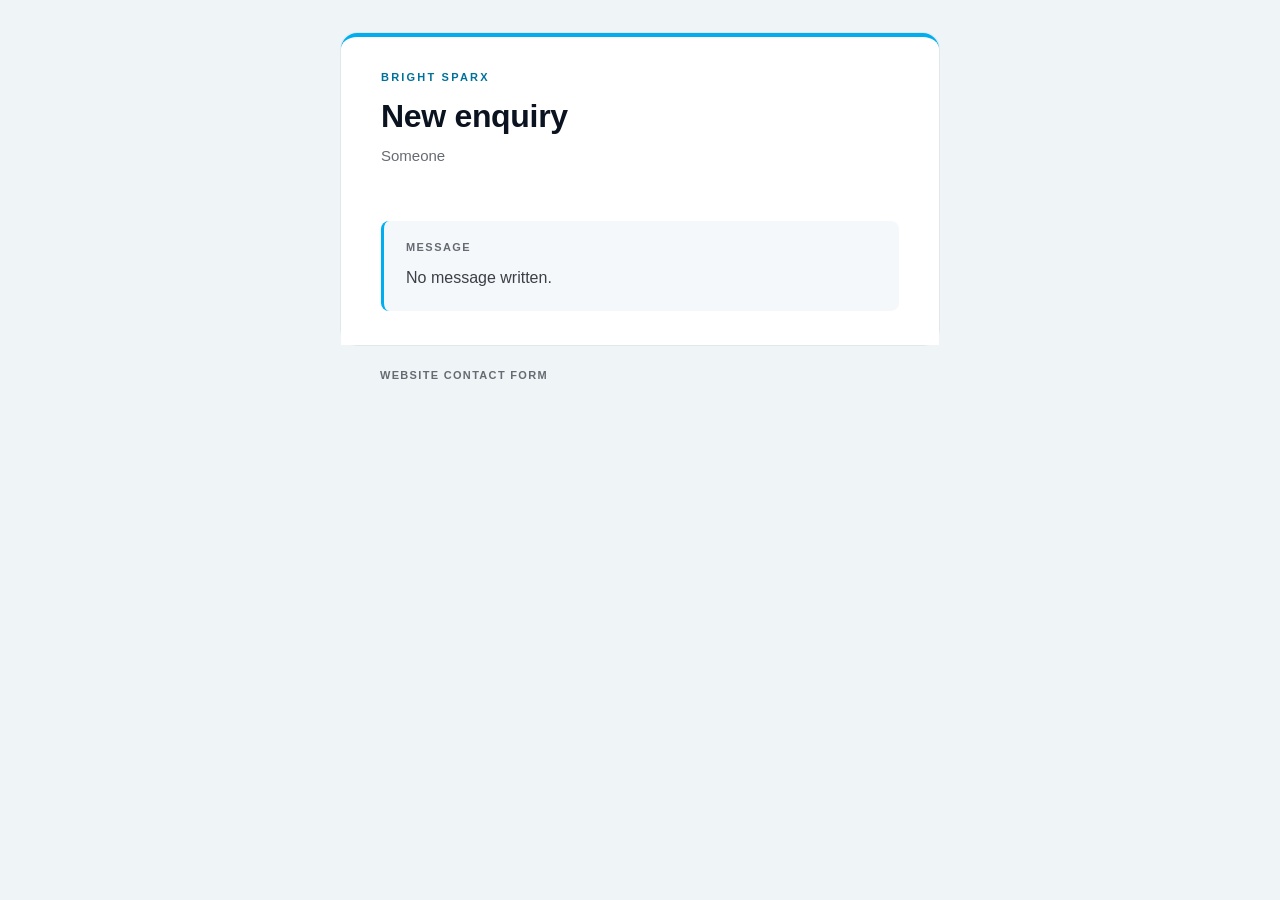
<file: site/apps-script/preview/case-empty.html>
<!DOCTYPE html><html><head><meta charset="utf-8"><meta name="viewport" content="width=device-width,initial-scale=1"><meta name="color-scheme" content="light dark"><meta name="supported-color-schemes" content="light dark"><style>:root{color-scheme:light dark;supported-color-schemes:light dark;}@media (max-width:600px){.pad{padding-left:24px !important;padding-right:24px !important;}.hd{font-size:26px !important;}}</style></head><body style="margin:0;padding:0;background-color:#EFF4F7 !important;" bgcolor="#EFF4F7"><table role="presentation" width="100%" cellpadding="0" cellspacing="0" border="0" bgcolor="#EFF4F7" style="background-color:#EFF4F7 !important;"><tr><td align="center" style="padding:32px 12px 44px;"><!--[if mso]><table role="presentation" width="600" cellpadding="0" cellspacing="0" border="0"><tr><td><![endif]--><table role="presentation" width="100%" cellpadding="0" cellspacing="0" border="0" style="width:100%;max-width:600px;"><tr><td style="padding:0;"><table role="presentation" width="100%" cellpadding="0" cellspacing="0" border="0" bgcolor="#FFFFFF" style="background-color:#FFFFFF !important;border:1px solid #E1E7EB;border-radius:16px;"><tr><td class="pad" bgcolor="#FFFFFF" style="background-color:#FFFFFF !important;border-top:4px solid #00AEEF;border-radius:16px 16px 0 0;padding:34px 40px 28px;"><div style="color:#00719B !important;font:700 11px/1.2 Helvetica,Arial,sans-serif;letter-spacing:.2em;text-transform:uppercase;">Bright Sparx</div><div class="hd" style="color:#0B1220 !important;font:700 32px/1.15 Helvetica,Arial,sans-serif;letter-spacing:-.01em;padding-top:14px;">New enquiry</div><div style="color:#666B73 !important;font:400 15px/1.5 Helvetica,Arial,sans-serif;padding-top:10px;">Someone</div></td></tr><tr><td class="pad" bgcolor="#FFFFFF" style="background-color:#FFFFFF !important;padding:26px 40px 0;"><table role="presentation" width="100%" cellpadding="0" cellspacing="0" border="0"><tr><td bgcolor="#F5F8FA" style="background-color:#F5F8FA !important;border-left:3px solid #00AEEF;border-radius:8px;padding:20px 22px;"><div style="color:#666B73 !important;font:700 11px/1.2 Helvetica,Arial,sans-serif;letter-spacing:.13em;text-transform:uppercase;padding-bottom:10px;">Message</div><div style="color:#3C4046 !important;font:400 16px/1.65 Helvetica,Arial,sans-serif;white-space:pre-wrap;">No message written.</div></td></tr></table></td></tr><tr><td bgcolor="#FFFFFF" style="background-color:#FFFFFF !important;height:34px;font-size:0;line-height:0;">&nbsp;</td></tr></table></td></tr><tr><td class="pad" bgcolor="#EFF4F7" style="background-color:#EFF4F7 !important;padding:20px 40px 0;"><div style="color:#666B73 !important;font:700 11px/1.7 Helvetica,Arial,sans-serif;letter-spacing:.12em;text-transform:uppercase;">Website contact form</div></td></tr></table><!--[if mso]></td></tr></table><![endif]--></td></tr></table></body></html>
</file>
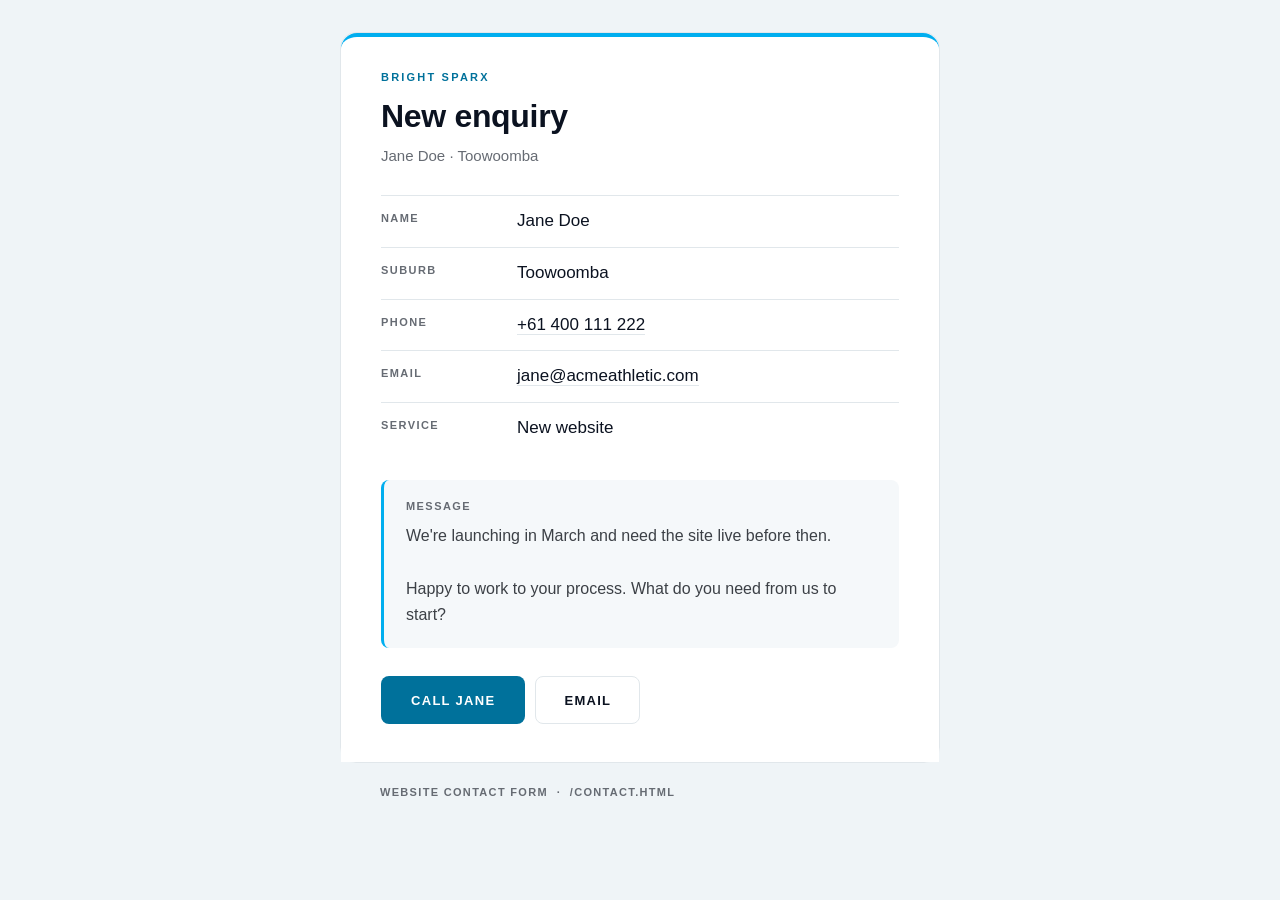
<file: site/apps-script/preview/case-full.html>
<!DOCTYPE html><html><head><meta charset="utf-8"><meta name="viewport" content="width=device-width,initial-scale=1"><meta name="color-scheme" content="light dark"><meta name="supported-color-schemes" content="light dark"><style>:root{color-scheme:light dark;supported-color-schemes:light dark;}@media (max-width:600px){.pad{padding-left:24px !important;padding-right:24px !important;}.hd{font-size:26px !important;}}</style></head><body style="margin:0;padding:0;background-color:#EFF4F7 !important;" bgcolor="#EFF4F7"><table role="presentation" width="100%" cellpadding="0" cellspacing="0" border="0" bgcolor="#EFF4F7" style="background-color:#EFF4F7 !important;"><tr><td align="center" style="padding:32px 12px 44px;"><!--[if mso]><table role="presentation" width="600" cellpadding="0" cellspacing="0" border="0"><tr><td><![endif]--><table role="presentation" width="100%" cellpadding="0" cellspacing="0" border="0" style="width:100%;max-width:600px;"><tr><td style="padding:0;"><table role="presentation" width="100%" cellpadding="0" cellspacing="0" border="0" bgcolor="#FFFFFF" style="background-color:#FFFFFF !important;border:1px solid #E1E7EB;border-radius:16px;"><tr><td class="pad" bgcolor="#FFFFFF" style="background-color:#FFFFFF !important;border-top:4px solid #00AEEF;border-radius:16px 16px 0 0;padding:34px 40px 28px;"><div style="color:#00719B !important;font:700 11px/1.2 Helvetica,Arial,sans-serif;letter-spacing:.2em;text-transform:uppercase;">Bright Sparx</div><div class="hd" style="color:#0B1220 !important;font:700 32px/1.15 Helvetica,Arial,sans-serif;letter-spacing:-.01em;padding-top:14px;">New enquiry</div><div style="color:#666B73 !important;font:400 15px/1.5 Helvetica,Arial,sans-serif;padding-top:10px;">Jane Doe &middot; Toowoomba</div></td></tr><tr><td class="pad" bgcolor="#FFFFFF" style="background-color:#FFFFFF !important;padding:0 40px;"><table role="presentation" width="100%" cellpadding="0" cellspacing="0" border="0" bgcolor="#FFFFFF" style="background-color:#FFFFFF !important;border-top:1px solid #E1E7EB;"><tr><td bgcolor="#FFFFFF" width="120" style="background-color:#FFFFFF !important;border-bottom:1px solid #E1E7EB;padding:15px 16px 15px 0;color:#666B73 !important;font:700 11px/1.35 Helvetica,Arial,sans-serif;letter-spacing:.13em;text-transform:uppercase;vertical-align:top;">Name</td><td bgcolor="#FFFFFF" style="background-color:#FFFFFF !important;border-bottom:1px solid #E1E7EB;padding:13px 0;color:#0B1220 !important;font:400 17px/1.45 Helvetica,Arial,sans-serif;">Jane Doe</td></tr><tr><td bgcolor="#FFFFFF" width="120" style="background-color:#FFFFFF !important;border-bottom:1px solid #E1E7EB;padding:15px 16px 15px 0;color:#666B73 !important;font:700 11px/1.35 Helvetica,Arial,sans-serif;letter-spacing:.13em;text-transform:uppercase;vertical-align:top;">Suburb</td><td bgcolor="#FFFFFF" style="background-color:#FFFFFF !important;border-bottom:1px solid #E1E7EB;padding:13px 0;color:#0B1220 !important;font:400 17px/1.45 Helvetica,Arial,sans-serif;">Toowoomba</td></tr><tr><td bgcolor="#FFFFFF" width="120" style="background-color:#FFFFFF !important;border-bottom:1px solid #E1E7EB;padding:15px 16px 15px 0;color:#666B73 !important;font:700 11px/1.35 Helvetica,Arial,sans-serif;letter-spacing:.13em;text-transform:uppercase;vertical-align:top;">Phone</td><td bgcolor="#FFFFFF" style="background-color:#FFFFFF !important;border-bottom:1px solid #E1E7EB;padding:13px 0;color:#0B1220 !important;font:400 17px/1.45 Helvetica,Arial,sans-serif;"><a href="tel:+61400111222" style="color:#0B1220 !important;text-decoration:none;border-bottom:1px solid #E1E7EB;">+61 400 111 222</a></td></tr><tr><td bgcolor="#FFFFFF" width="120" style="background-color:#FFFFFF !important;border-bottom:1px solid #E1E7EB;padding:15px 16px 15px 0;color:#666B73 !important;font:700 11px/1.35 Helvetica,Arial,sans-serif;letter-spacing:.13em;text-transform:uppercase;vertical-align:top;">Email</td><td bgcolor="#FFFFFF" style="background-color:#FFFFFF !important;border-bottom:1px solid #E1E7EB;padding:13px 0;color:#0B1220 !important;font:400 17px/1.45 Helvetica,Arial,sans-serif;"><a href="mailto:jane@acmeathletic.com" style="color:#0B1220 !important;text-decoration:none;border-bottom:1px solid #E1E7EB;">jane@acmeathletic.com</a></td></tr><tr><td bgcolor="#FFFFFF" width="120" style="background-color:#FFFFFF !important;padding:15px 16px 15px 0;color:#666B73 !important;font:700 11px/1.35 Helvetica,Arial,sans-serif;letter-spacing:.13em;text-transform:uppercase;vertical-align:top;">Service</td><td bgcolor="#FFFFFF" style="background-color:#FFFFFF !important;padding:13px 0;color:#0B1220 !important;font:400 17px/1.45 Helvetica,Arial,sans-serif;">New website</td></tr></table></td></tr><tr><td class="pad" bgcolor="#FFFFFF" style="background-color:#FFFFFF !important;padding:26px 40px 0;"><table role="presentation" width="100%" cellpadding="0" cellspacing="0" border="0"><tr><td bgcolor="#F5F8FA" style="background-color:#F5F8FA !important;border-left:3px solid #00AEEF;border-radius:8px;padding:20px 22px;"><div style="color:#666B73 !important;font:700 11px/1.2 Helvetica,Arial,sans-serif;letter-spacing:.13em;text-transform:uppercase;padding-bottom:10px;">Message</div><div style="color:#3C4046 !important;font:400 16px/1.65 Helvetica,Arial,sans-serif;white-space:pre-wrap;">We're launching in March and need the site live before then.

Happy to work to your process. What do you need from us to start?</div></td></tr></table></td></tr><tr><td class="pad" bgcolor="#FFFFFF" style="background-color:#FFFFFF !important;padding:28px 40px 38px;"><table role="presentation" cellpadding="0" cellspacing="0" border="0"><tr><td bgcolor="#00719B" style="background-color:#00719B !important;border-radius:8px;padding:15px 30px;"><a href="tel:+61400111222" style="color:#FFFFFF !important;text-decoration:none;font:700 13px/1 Helvetica,Arial,sans-serif;letter-spacing:.1em;text-transform:uppercase;">Call Jane</a></td><td width="10" style="width:10px;">&nbsp;</td><td bgcolor="#FFFFFF" style="background-color:#FFFFFF !important;border:1px solid #E1E7EB;border-radius:8px;padding:14px 28px;"><a href="mailto:jane@acmeathletic.com?subject=Re%3A%20your%20enquiry%20with%20Bright%20Sparx" style="color:#0B1220 !important;text-decoration:none;font:700 13px/1 Helvetica,Arial,sans-serif;letter-spacing:.1em;text-transform:uppercase;">Email</a></td></tr></table></td></tr></table></td></tr><tr><td class="pad" bgcolor="#EFF4F7" style="background-color:#EFF4F7 !important;padding:20px 40px 0;"><div style="color:#666B73 !important;font:700 11px/1.7 Helvetica,Arial,sans-serif;letter-spacing:.12em;text-transform:uppercase;">Website contact form &nbsp;&middot;&nbsp; /contact.html</div></td></tr></table><!--[if mso]></td></tr></table><![endif]--></td></tr></table></body></html>
</file>
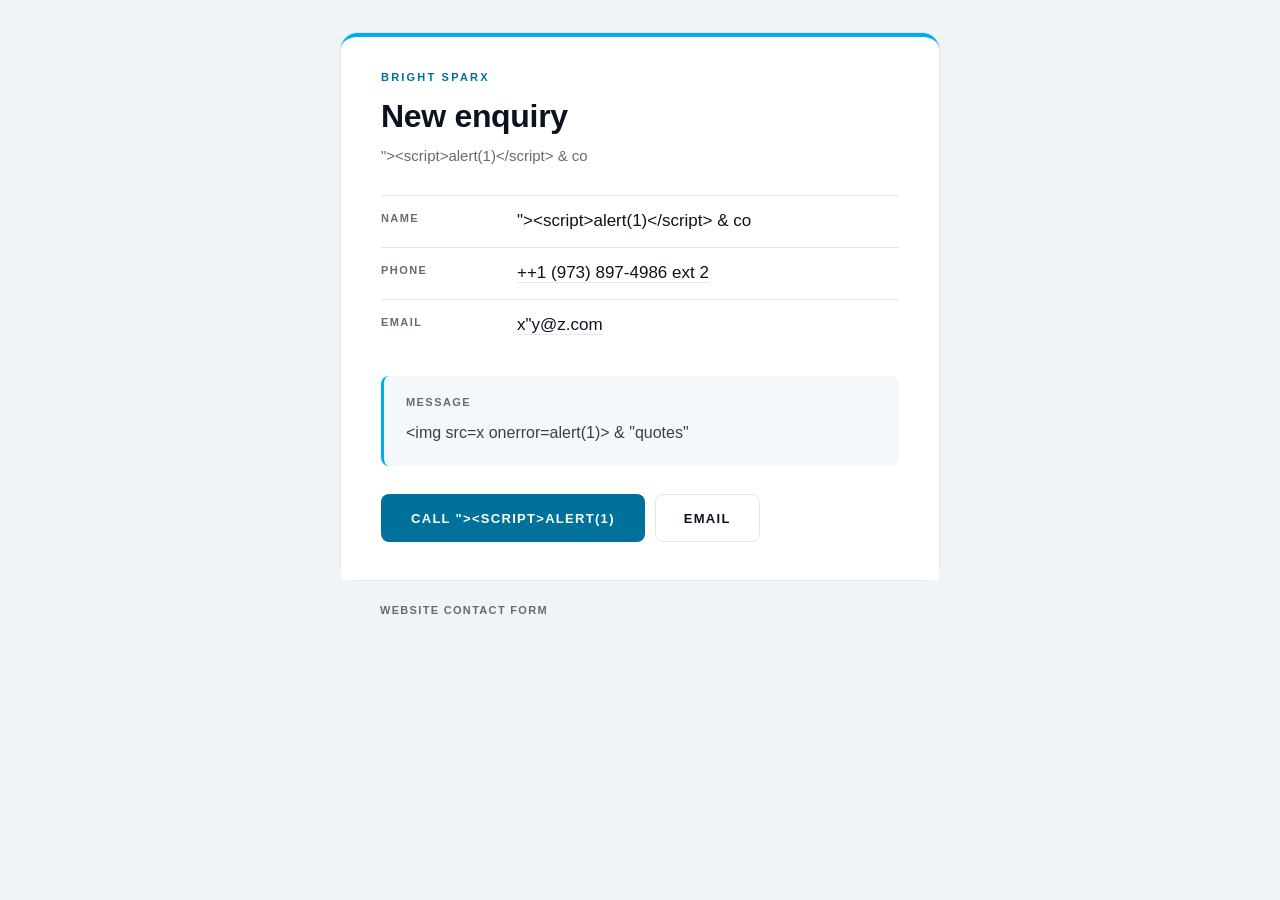
<file: site/apps-script/preview/case-hostile.html>
<!DOCTYPE html><html><head><meta charset="utf-8"><meta name="viewport" content="width=device-width,initial-scale=1"><meta name="color-scheme" content="light dark"><meta name="supported-color-schemes" content="light dark"><style>:root{color-scheme:light dark;supported-color-schemes:light dark;}@media (max-width:600px){.pad{padding-left:24px !important;padding-right:24px !important;}.hd{font-size:26px !important;}}</style></head><body style="margin:0;padding:0;background-color:#EFF4F7 !important;" bgcolor="#EFF4F7"><table role="presentation" width="100%" cellpadding="0" cellspacing="0" border="0" bgcolor="#EFF4F7" style="background-color:#EFF4F7 !important;"><tr><td align="center" style="padding:32px 12px 44px;"><!--[if mso]><table role="presentation" width="600" cellpadding="0" cellspacing="0" border="0"><tr><td><![endif]--><table role="presentation" width="100%" cellpadding="0" cellspacing="0" border="0" style="width:100%;max-width:600px;"><tr><td style="padding:0;"><table role="presentation" width="100%" cellpadding="0" cellspacing="0" border="0" bgcolor="#FFFFFF" style="background-color:#FFFFFF !important;border:1px solid #E1E7EB;border-radius:16px;"><tr><td class="pad" bgcolor="#FFFFFF" style="background-color:#FFFFFF !important;border-top:4px solid #00AEEF;border-radius:16px 16px 0 0;padding:34px 40px 28px;"><div style="color:#00719B !important;font:700 11px/1.2 Helvetica,Arial,sans-serif;letter-spacing:.2em;text-transform:uppercase;">Bright Sparx</div><div class="hd" style="color:#0B1220 !important;font:700 32px/1.15 Helvetica,Arial,sans-serif;letter-spacing:-.01em;padding-top:14px;">New enquiry</div><div style="color:#666B73 !important;font:400 15px/1.5 Helvetica,Arial,sans-serif;padding-top:10px;">&quot;&gt;&lt;script&gt;alert(1)&lt;/script&gt; &amp; co</div></td></tr><tr><td class="pad" bgcolor="#FFFFFF" style="background-color:#FFFFFF !important;padding:0 40px;"><table role="presentation" width="100%" cellpadding="0" cellspacing="0" border="0" bgcolor="#FFFFFF" style="background-color:#FFFFFF !important;border-top:1px solid #E1E7EB;"><tr><td bgcolor="#FFFFFF" width="120" style="background-color:#FFFFFF !important;border-bottom:1px solid #E1E7EB;padding:15px 16px 15px 0;color:#666B73 !important;font:700 11px/1.35 Helvetica,Arial,sans-serif;letter-spacing:.13em;text-transform:uppercase;vertical-align:top;">Name</td><td bgcolor="#FFFFFF" style="background-color:#FFFFFF !important;border-bottom:1px solid #E1E7EB;padding:13px 0;color:#0B1220 !important;font:400 17px/1.45 Helvetica,Arial,sans-serif;">&quot;&gt;&lt;script&gt;alert(1)&lt;/script&gt; &amp; co</td></tr><tr><td bgcolor="#FFFFFF" width="120" style="background-color:#FFFFFF !important;border-bottom:1px solid #E1E7EB;padding:15px 16px 15px 0;color:#666B73 !important;font:700 11px/1.35 Helvetica,Arial,sans-serif;letter-spacing:.13em;text-transform:uppercase;vertical-align:top;">Phone</td><td bgcolor="#FFFFFF" style="background-color:#FFFFFF !important;border-bottom:1px solid #E1E7EB;padding:13px 0;color:#0B1220 !important;font:400 17px/1.45 Helvetica,Arial,sans-serif;"><a href="tel:++197389749862" style="color:#0B1220 !important;text-decoration:none;border-bottom:1px solid #E1E7EB;">++1 (973) 897-4986 ext 2</a></td></tr><tr><td bgcolor="#FFFFFF" width="120" style="background-color:#FFFFFF !important;padding:15px 16px 15px 0;color:#666B73 !important;font:700 11px/1.35 Helvetica,Arial,sans-serif;letter-spacing:.13em;text-transform:uppercase;vertical-align:top;">Email</td><td bgcolor="#FFFFFF" style="background-color:#FFFFFF !important;padding:13px 0;color:#0B1220 !important;font:400 17px/1.45 Helvetica,Arial,sans-serif;"><a href="mailto:x&quot;y@z.com" style="color:#0B1220 !important;text-decoration:none;border-bottom:1px solid #E1E7EB;">x&quot;y@z.com</a></td></tr></table></td></tr><tr><td class="pad" bgcolor="#FFFFFF" style="background-color:#FFFFFF !important;padding:26px 40px 0;"><table role="presentation" width="100%" cellpadding="0" cellspacing="0" border="0"><tr><td bgcolor="#F5F8FA" style="background-color:#F5F8FA !important;border-left:3px solid #00AEEF;border-radius:8px;padding:20px 22px;"><div style="color:#666B73 !important;font:700 11px/1.2 Helvetica,Arial,sans-serif;letter-spacing:.13em;text-transform:uppercase;padding-bottom:10px;">Message</div><div style="color:#3C4046 !important;font:400 16px/1.65 Helvetica,Arial,sans-serif;white-space:pre-wrap;">&lt;img src=x onerror=alert(1)&gt; &amp; &quot;quotes&quot;</div></td></tr></table></td></tr><tr><td class="pad" bgcolor="#FFFFFF" style="background-color:#FFFFFF !important;padding:28px 40px 38px;"><table role="presentation" cellpadding="0" cellspacing="0" border="0"><tr><td bgcolor="#00719B" style="background-color:#00719B !important;border-radius:8px;padding:15px 30px;"><a href="tel:++197389749862" style="color:#FFFFFF !important;text-decoration:none;font:700 13px/1 Helvetica,Arial,sans-serif;letter-spacing:.1em;text-transform:uppercase;">Call &quot;&gt;&lt;script&gt;alert(1)</a></td><td width="10" style="width:10px;">&nbsp;</td><td bgcolor="#FFFFFF" style="background-color:#FFFFFF !important;border:1px solid #E1E7EB;border-radius:8px;padding:14px 28px;"><a href="mailto:x&quot;y@z.com?subject=Re%3A%20your%20enquiry%20with%20Bright%20Sparx" style="color:#0B1220 !important;text-decoration:none;font:700 13px/1 Helvetica,Arial,sans-serif;letter-spacing:.1em;text-transform:uppercase;">Email</a></td></tr></table></td></tr></table></td></tr><tr><td class="pad" bgcolor="#EFF4F7" style="background-color:#EFF4F7 !important;padding:20px 40px 0;"><div style="color:#666B73 !important;font:700 11px/1.7 Helvetica,Arial,sans-serif;letter-spacing:.12em;text-transform:uppercase;">Website contact form</div></td></tr></table><!--[if mso]></td></tr></table><![endif]--></td></tr></table></body></html>
</file>
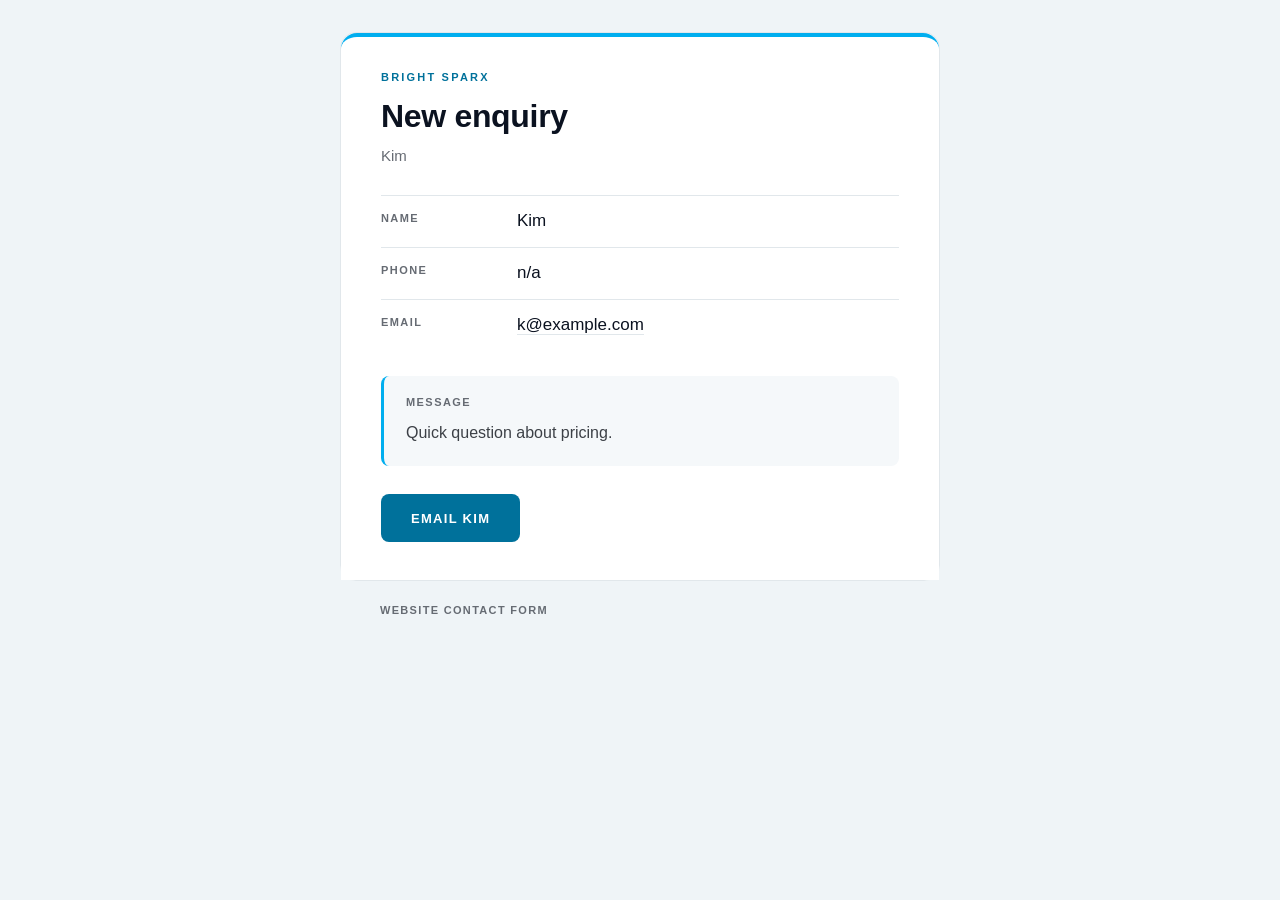
<file: site/apps-script/preview/case-junk-phone.html>
<!DOCTYPE html><html><head><meta charset="utf-8"><meta name="viewport" content="width=device-width,initial-scale=1"><meta name="color-scheme" content="light dark"><meta name="supported-color-schemes" content="light dark"><style>:root{color-scheme:light dark;supported-color-schemes:light dark;}@media (max-width:600px){.pad{padding-left:24px !important;padding-right:24px !important;}.hd{font-size:26px !important;}}</style></head><body style="margin:0;padding:0;background-color:#EFF4F7 !important;" bgcolor="#EFF4F7"><table role="presentation" width="100%" cellpadding="0" cellspacing="0" border="0" bgcolor="#EFF4F7" style="background-color:#EFF4F7 !important;"><tr><td align="center" style="padding:32px 12px 44px;"><!--[if mso]><table role="presentation" width="600" cellpadding="0" cellspacing="0" border="0"><tr><td><![endif]--><table role="presentation" width="100%" cellpadding="0" cellspacing="0" border="0" style="width:100%;max-width:600px;"><tr><td style="padding:0;"><table role="presentation" width="100%" cellpadding="0" cellspacing="0" border="0" bgcolor="#FFFFFF" style="background-color:#FFFFFF !important;border:1px solid #E1E7EB;border-radius:16px;"><tr><td class="pad" bgcolor="#FFFFFF" style="background-color:#FFFFFF !important;border-top:4px solid #00AEEF;border-radius:16px 16px 0 0;padding:34px 40px 28px;"><div style="color:#00719B !important;font:700 11px/1.2 Helvetica,Arial,sans-serif;letter-spacing:.2em;text-transform:uppercase;">Bright Sparx</div><div class="hd" style="color:#0B1220 !important;font:700 32px/1.15 Helvetica,Arial,sans-serif;letter-spacing:-.01em;padding-top:14px;">New enquiry</div><div style="color:#666B73 !important;font:400 15px/1.5 Helvetica,Arial,sans-serif;padding-top:10px;">Kim</div></td></tr><tr><td class="pad" bgcolor="#FFFFFF" style="background-color:#FFFFFF !important;padding:0 40px;"><table role="presentation" width="100%" cellpadding="0" cellspacing="0" border="0" bgcolor="#FFFFFF" style="background-color:#FFFFFF !important;border-top:1px solid #E1E7EB;"><tr><td bgcolor="#FFFFFF" width="120" style="background-color:#FFFFFF !important;border-bottom:1px solid #E1E7EB;padding:15px 16px 15px 0;color:#666B73 !important;font:700 11px/1.35 Helvetica,Arial,sans-serif;letter-spacing:.13em;text-transform:uppercase;vertical-align:top;">Name</td><td bgcolor="#FFFFFF" style="background-color:#FFFFFF !important;border-bottom:1px solid #E1E7EB;padding:13px 0;color:#0B1220 !important;font:400 17px/1.45 Helvetica,Arial,sans-serif;">Kim</td></tr><tr><td bgcolor="#FFFFFF" width="120" style="background-color:#FFFFFF !important;border-bottom:1px solid #E1E7EB;padding:15px 16px 15px 0;color:#666B73 !important;font:700 11px/1.35 Helvetica,Arial,sans-serif;letter-spacing:.13em;text-transform:uppercase;vertical-align:top;">Phone</td><td bgcolor="#FFFFFF" style="background-color:#FFFFFF !important;border-bottom:1px solid #E1E7EB;padding:13px 0;color:#0B1220 !important;font:400 17px/1.45 Helvetica,Arial,sans-serif;">n/a</td></tr><tr><td bgcolor="#FFFFFF" width="120" style="background-color:#FFFFFF !important;padding:15px 16px 15px 0;color:#666B73 !important;font:700 11px/1.35 Helvetica,Arial,sans-serif;letter-spacing:.13em;text-transform:uppercase;vertical-align:top;">Email</td><td bgcolor="#FFFFFF" style="background-color:#FFFFFF !important;padding:13px 0;color:#0B1220 !important;font:400 17px/1.45 Helvetica,Arial,sans-serif;"><a href="mailto:k@example.com" style="color:#0B1220 !important;text-decoration:none;border-bottom:1px solid #E1E7EB;">k@example.com</a></td></tr></table></td></tr><tr><td class="pad" bgcolor="#FFFFFF" style="background-color:#FFFFFF !important;padding:26px 40px 0;"><table role="presentation" width="100%" cellpadding="0" cellspacing="0" border="0"><tr><td bgcolor="#F5F8FA" style="background-color:#F5F8FA !important;border-left:3px solid #00AEEF;border-radius:8px;padding:20px 22px;"><div style="color:#666B73 !important;font:700 11px/1.2 Helvetica,Arial,sans-serif;letter-spacing:.13em;text-transform:uppercase;padding-bottom:10px;">Message</div><div style="color:#3C4046 !important;font:400 16px/1.65 Helvetica,Arial,sans-serif;white-space:pre-wrap;">Quick question about pricing.</div></td></tr></table></td></tr><tr><td class="pad" bgcolor="#FFFFFF" style="background-color:#FFFFFF !important;padding:28px 40px 38px;"><table role="presentation" cellpadding="0" cellspacing="0" border="0"><tr><td bgcolor="#00719B" style="background-color:#00719B !important;border-radius:8px;padding:15px 30px;"><a href="mailto:k@example.com?subject=Re%3A%20your%20enquiry%20with%20Bright%20Sparx" style="color:#FFFFFF !important;text-decoration:none;font:700 13px/1 Helvetica,Arial,sans-serif;letter-spacing:.1em;text-transform:uppercase;">Email Kim</a></td></tr></table></td></tr></table></td></tr><tr><td class="pad" bgcolor="#EFF4F7" style="background-color:#EFF4F7 !important;padding:20px 40px 0;"><div style="color:#666B73 !important;font:700 11px/1.7 Helvetica,Arial,sans-serif;letter-spacing:.12em;text-transform:uppercase;">Website contact form</div></td></tr></table><!--[if mso]></td></tr></table><![endif]--></td></tr></table></body></html>
</file>
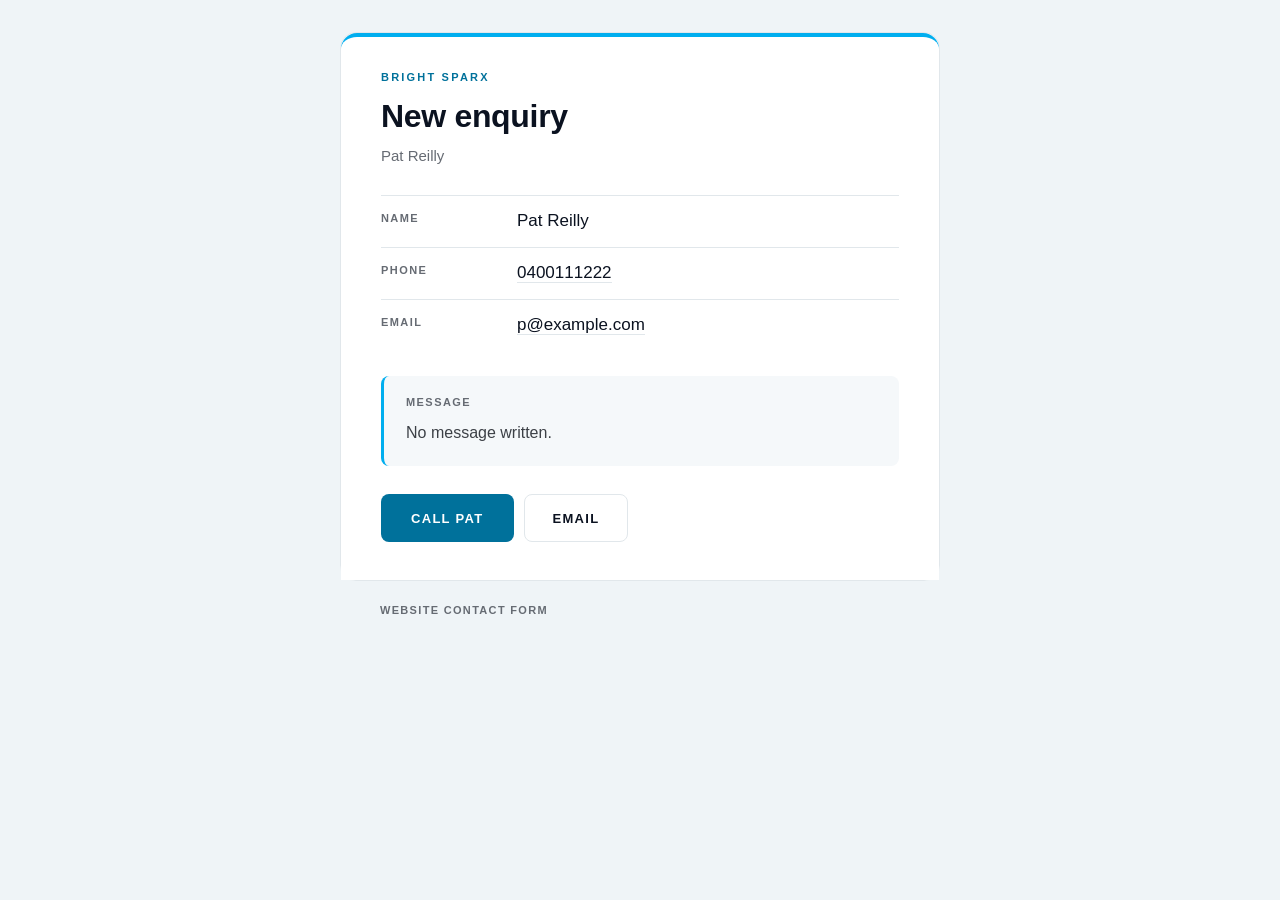
<file: site/apps-script/preview/case-no-message.html>
<!DOCTYPE html><html><head><meta charset="utf-8"><meta name="viewport" content="width=device-width,initial-scale=1"><meta name="color-scheme" content="light dark"><meta name="supported-color-schemes" content="light dark"><style>:root{color-scheme:light dark;supported-color-schemes:light dark;}@media (max-width:600px){.pad{padding-left:24px !important;padding-right:24px !important;}.hd{font-size:26px !important;}}</style></head><body style="margin:0;padding:0;background-color:#EFF4F7 !important;" bgcolor="#EFF4F7"><table role="presentation" width="100%" cellpadding="0" cellspacing="0" border="0" bgcolor="#EFF4F7" style="background-color:#EFF4F7 !important;"><tr><td align="center" style="padding:32px 12px 44px;"><!--[if mso]><table role="presentation" width="600" cellpadding="0" cellspacing="0" border="0"><tr><td><![endif]--><table role="presentation" width="100%" cellpadding="0" cellspacing="0" border="0" style="width:100%;max-width:600px;"><tr><td style="padding:0;"><table role="presentation" width="100%" cellpadding="0" cellspacing="0" border="0" bgcolor="#FFFFFF" style="background-color:#FFFFFF !important;border:1px solid #E1E7EB;border-radius:16px;"><tr><td class="pad" bgcolor="#FFFFFF" style="background-color:#FFFFFF !important;border-top:4px solid #00AEEF;border-radius:16px 16px 0 0;padding:34px 40px 28px;"><div style="color:#00719B !important;font:700 11px/1.2 Helvetica,Arial,sans-serif;letter-spacing:.2em;text-transform:uppercase;">Bright Sparx</div><div class="hd" style="color:#0B1220 !important;font:700 32px/1.15 Helvetica,Arial,sans-serif;letter-spacing:-.01em;padding-top:14px;">New enquiry</div><div style="color:#666B73 !important;font:400 15px/1.5 Helvetica,Arial,sans-serif;padding-top:10px;">Pat Reilly</div></td></tr><tr><td class="pad" bgcolor="#FFFFFF" style="background-color:#FFFFFF !important;padding:0 40px;"><table role="presentation" width="100%" cellpadding="0" cellspacing="0" border="0" bgcolor="#FFFFFF" style="background-color:#FFFFFF !important;border-top:1px solid #E1E7EB;"><tr><td bgcolor="#FFFFFF" width="120" style="background-color:#FFFFFF !important;border-bottom:1px solid #E1E7EB;padding:15px 16px 15px 0;color:#666B73 !important;font:700 11px/1.35 Helvetica,Arial,sans-serif;letter-spacing:.13em;text-transform:uppercase;vertical-align:top;">Name</td><td bgcolor="#FFFFFF" style="background-color:#FFFFFF !important;border-bottom:1px solid #E1E7EB;padding:13px 0;color:#0B1220 !important;font:400 17px/1.45 Helvetica,Arial,sans-serif;">Pat Reilly</td></tr><tr><td bgcolor="#FFFFFF" width="120" style="background-color:#FFFFFF !important;border-bottom:1px solid #E1E7EB;padding:15px 16px 15px 0;color:#666B73 !important;font:700 11px/1.35 Helvetica,Arial,sans-serif;letter-spacing:.13em;text-transform:uppercase;vertical-align:top;">Phone</td><td bgcolor="#FFFFFF" style="background-color:#FFFFFF !important;border-bottom:1px solid #E1E7EB;padding:13px 0;color:#0B1220 !important;font:400 17px/1.45 Helvetica,Arial,sans-serif;"><a href="tel:0400111222" style="color:#0B1220 !important;text-decoration:none;border-bottom:1px solid #E1E7EB;">0400111222</a></td></tr><tr><td bgcolor="#FFFFFF" width="120" style="background-color:#FFFFFF !important;padding:15px 16px 15px 0;color:#666B73 !important;font:700 11px/1.35 Helvetica,Arial,sans-serif;letter-spacing:.13em;text-transform:uppercase;vertical-align:top;">Email</td><td bgcolor="#FFFFFF" style="background-color:#FFFFFF !important;padding:13px 0;color:#0B1220 !important;font:400 17px/1.45 Helvetica,Arial,sans-serif;"><a href="mailto:p@example.com" style="color:#0B1220 !important;text-decoration:none;border-bottom:1px solid #E1E7EB;">p@example.com</a></td></tr></table></td></tr><tr><td class="pad" bgcolor="#FFFFFF" style="background-color:#FFFFFF !important;padding:26px 40px 0;"><table role="presentation" width="100%" cellpadding="0" cellspacing="0" border="0"><tr><td bgcolor="#F5F8FA" style="background-color:#F5F8FA !important;border-left:3px solid #00AEEF;border-radius:8px;padding:20px 22px;"><div style="color:#666B73 !important;font:700 11px/1.2 Helvetica,Arial,sans-serif;letter-spacing:.13em;text-transform:uppercase;padding-bottom:10px;">Message</div><div style="color:#3C4046 !important;font:400 16px/1.65 Helvetica,Arial,sans-serif;white-space:pre-wrap;">No message written.</div></td></tr></table></td></tr><tr><td class="pad" bgcolor="#FFFFFF" style="background-color:#FFFFFF !important;padding:28px 40px 38px;"><table role="presentation" cellpadding="0" cellspacing="0" border="0"><tr><td bgcolor="#00719B" style="background-color:#00719B !important;border-radius:8px;padding:15px 30px;"><a href="tel:0400111222" style="color:#FFFFFF !important;text-decoration:none;font:700 13px/1 Helvetica,Arial,sans-serif;letter-spacing:.1em;text-transform:uppercase;">Call Pat</a></td><td width="10" style="width:10px;">&nbsp;</td><td bgcolor="#FFFFFF" style="background-color:#FFFFFF !important;border:1px solid #E1E7EB;border-radius:8px;padding:14px 28px;"><a href="mailto:p@example.com?subject=Re%3A%20your%20enquiry%20with%20Bright%20Sparx" style="color:#0B1220 !important;text-decoration:none;font:700 13px/1 Helvetica,Arial,sans-serif;letter-spacing:.1em;text-transform:uppercase;">Email</a></td></tr></table></td></tr></table></td></tr><tr><td class="pad" bgcolor="#EFF4F7" style="background-color:#EFF4F7 !important;padding:20px 40px 0;"><div style="color:#666B73 !important;font:700 11px/1.7 Helvetica,Arial,sans-serif;letter-spacing:.12em;text-transform:uppercase;">Website contact form</div></td></tr></table><!--[if mso]></td></tr></table><![endif]--></td></tr></table></body></html>
</file>
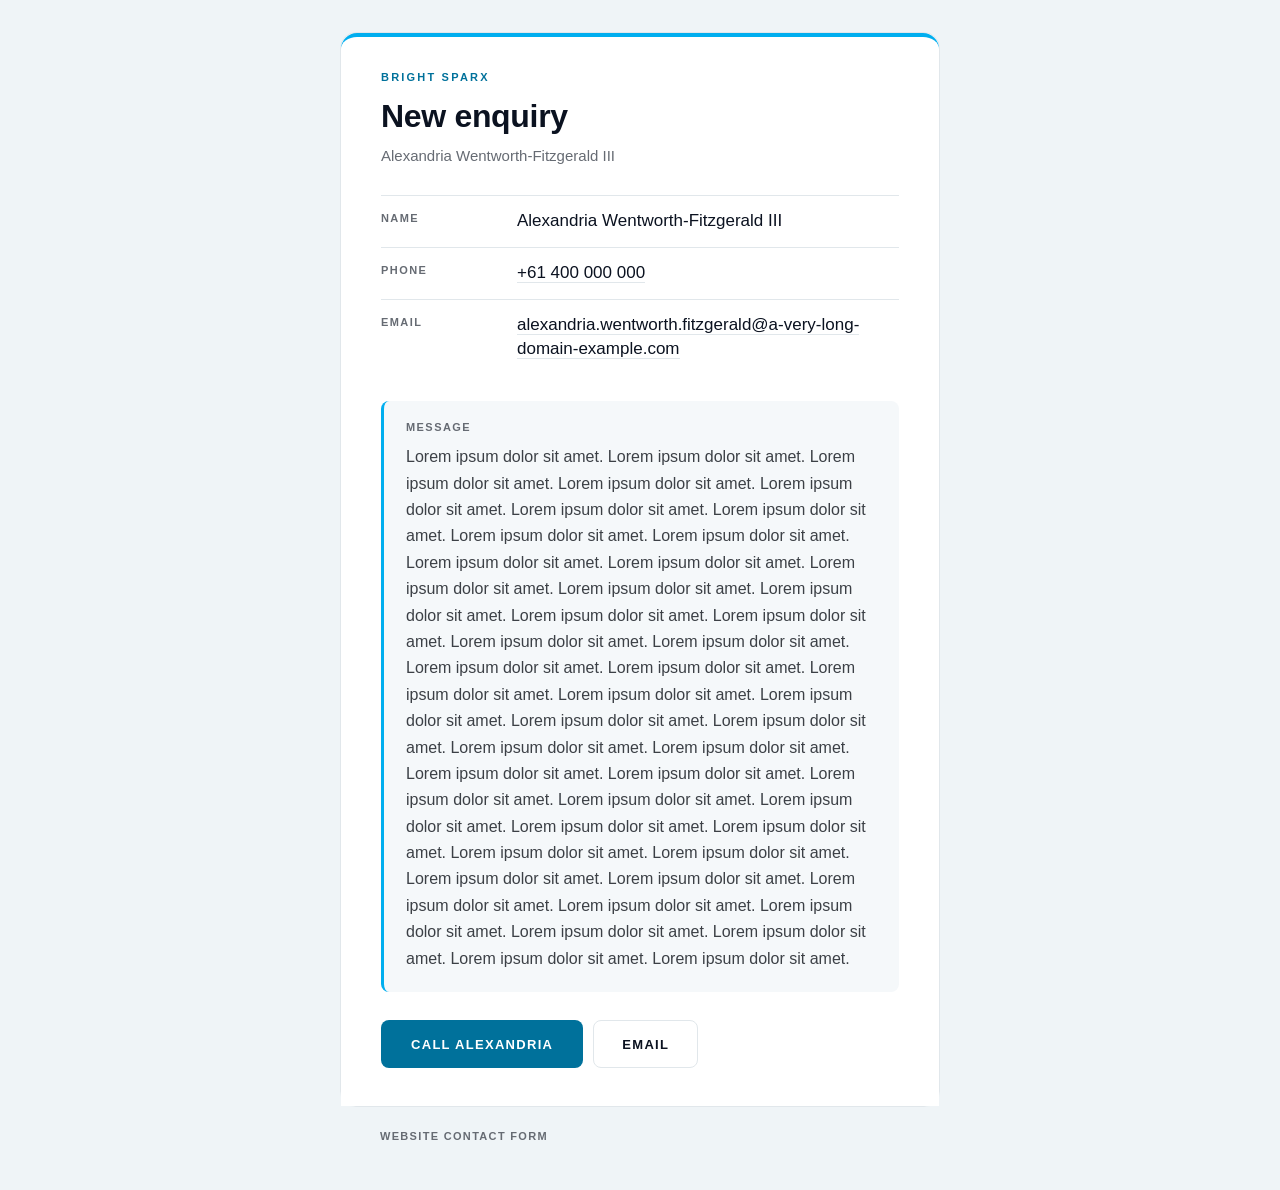
<file: site/apps-script/preview/case-overflow.html>
<!DOCTYPE html><html><head><meta charset="utf-8"><meta name="viewport" content="width=device-width,initial-scale=1"><meta name="color-scheme" content="light dark"><meta name="supported-color-schemes" content="light dark"><style>:root{color-scheme:light dark;supported-color-schemes:light dark;}@media (max-width:600px){.pad{padding-left:24px !important;padding-right:24px !important;}.hd{font-size:26px !important;}}</style></head><body style="margin:0;padding:0;background-color:#EFF4F7 !important;" bgcolor="#EFF4F7"><table role="presentation" width="100%" cellpadding="0" cellspacing="0" border="0" bgcolor="#EFF4F7" style="background-color:#EFF4F7 !important;"><tr><td align="center" style="padding:32px 12px 44px;"><!--[if mso]><table role="presentation" width="600" cellpadding="0" cellspacing="0" border="0"><tr><td><![endif]--><table role="presentation" width="100%" cellpadding="0" cellspacing="0" border="0" style="width:100%;max-width:600px;"><tr><td style="padding:0;"><table role="presentation" width="100%" cellpadding="0" cellspacing="0" border="0" bgcolor="#FFFFFF" style="background-color:#FFFFFF !important;border:1px solid #E1E7EB;border-radius:16px;"><tr><td class="pad" bgcolor="#FFFFFF" style="background-color:#FFFFFF !important;border-top:4px solid #00AEEF;border-radius:16px 16px 0 0;padding:34px 40px 28px;"><div style="color:#00719B !important;font:700 11px/1.2 Helvetica,Arial,sans-serif;letter-spacing:.2em;text-transform:uppercase;">Bright Sparx</div><div class="hd" style="color:#0B1220 !important;font:700 32px/1.15 Helvetica,Arial,sans-serif;letter-spacing:-.01em;padding-top:14px;">New enquiry</div><div style="color:#666B73 !important;font:400 15px/1.5 Helvetica,Arial,sans-serif;padding-top:10px;">Alexandria Wentworth-Fitzgerald III</div></td></tr><tr><td class="pad" bgcolor="#FFFFFF" style="background-color:#FFFFFF !important;padding:0 40px;"><table role="presentation" width="100%" cellpadding="0" cellspacing="0" border="0" bgcolor="#FFFFFF" style="background-color:#FFFFFF !important;border-top:1px solid #E1E7EB;"><tr><td bgcolor="#FFFFFF" width="120" style="background-color:#FFFFFF !important;border-bottom:1px solid #E1E7EB;padding:15px 16px 15px 0;color:#666B73 !important;font:700 11px/1.35 Helvetica,Arial,sans-serif;letter-spacing:.13em;text-transform:uppercase;vertical-align:top;">Name</td><td bgcolor="#FFFFFF" style="background-color:#FFFFFF !important;border-bottom:1px solid #E1E7EB;padding:13px 0;color:#0B1220 !important;font:400 17px/1.45 Helvetica,Arial,sans-serif;">Alexandria Wentworth-Fitzgerald III</td></tr><tr><td bgcolor="#FFFFFF" width="120" style="background-color:#FFFFFF !important;border-bottom:1px solid #E1E7EB;padding:15px 16px 15px 0;color:#666B73 !important;font:700 11px/1.35 Helvetica,Arial,sans-serif;letter-spacing:.13em;text-transform:uppercase;vertical-align:top;">Phone</td><td bgcolor="#FFFFFF" style="background-color:#FFFFFF !important;border-bottom:1px solid #E1E7EB;padding:13px 0;color:#0B1220 !important;font:400 17px/1.45 Helvetica,Arial,sans-serif;"><a href="tel:+61400000000" style="color:#0B1220 !important;text-decoration:none;border-bottom:1px solid #E1E7EB;">+61 400 000 000</a></td></tr><tr><td bgcolor="#FFFFFF" width="120" style="background-color:#FFFFFF !important;padding:15px 16px 15px 0;color:#666B73 !important;font:700 11px/1.35 Helvetica,Arial,sans-serif;letter-spacing:.13em;text-transform:uppercase;vertical-align:top;">Email</td><td bgcolor="#FFFFFF" style="background-color:#FFFFFF !important;padding:13px 0;color:#0B1220 !important;font:400 17px/1.45 Helvetica,Arial,sans-serif;"><a href="mailto:alexandria.wentworth.fitzgerald@a-very-long-domain-example.com" style="color:#0B1220 !important;text-decoration:none;border-bottom:1px solid #E1E7EB;">alexandria.wentworth.fitzgerald@a-very-long-domain-example.com</a></td></tr></table></td></tr><tr><td class="pad" bgcolor="#FFFFFF" style="background-color:#FFFFFF !important;padding:26px 40px 0;"><table role="presentation" width="100%" cellpadding="0" cellspacing="0" border="0"><tr><td bgcolor="#F5F8FA" style="background-color:#F5F8FA !important;border-left:3px solid #00AEEF;border-radius:8px;padding:20px 22px;"><div style="color:#666B73 !important;font:700 11px/1.2 Helvetica,Arial,sans-serif;letter-spacing:.13em;text-transform:uppercase;padding-bottom:10px;">Message</div><div style="color:#3C4046 !important;font:400 16px/1.65 Helvetica,Arial,sans-serif;white-space:pre-wrap;">Lorem ipsum dolor sit amet. Lorem ipsum dolor sit amet. Lorem ipsum dolor sit amet. Lorem ipsum dolor sit amet. Lorem ipsum dolor sit amet. Lorem ipsum dolor sit amet. Lorem ipsum dolor sit amet. Lorem ipsum dolor sit amet. Lorem ipsum dolor sit amet. Lorem ipsum dolor sit amet. Lorem ipsum dolor sit amet. Lorem ipsum dolor sit amet. Lorem ipsum dolor sit amet. Lorem ipsum dolor sit amet. Lorem ipsum dolor sit amet. Lorem ipsum dolor sit amet. Lorem ipsum dolor sit amet. Lorem ipsum dolor sit amet. Lorem ipsum dolor sit amet. Lorem ipsum dolor sit amet. Lorem ipsum dolor sit amet. Lorem ipsum dolor sit amet. Lorem ipsum dolor sit amet. Lorem ipsum dolor sit amet. Lorem ipsum dolor sit amet. Lorem ipsum dolor sit amet. Lorem ipsum dolor sit amet. Lorem ipsum dolor sit amet. Lorem ipsum dolor sit amet. Lorem ipsum dolor sit amet. Lorem ipsum dolor sit amet. Lorem ipsum dolor sit amet. Lorem ipsum dolor sit amet. Lorem ipsum dolor sit amet. Lorem ipsum dolor sit amet. Lorem ipsum dolor sit amet. Lorem ipsum dolor sit amet. Lorem ipsum dolor sit amet. Lorem ipsum dolor sit amet. Lorem ipsum dolor sit amet. Lorem ipsum dolor sit amet. Lorem ipsum dolor sit amet. Lorem ipsum dolor sit amet. Lorem ipsum dolor sit amet. Lorem ipsum dolor sit amet. </div></td></tr></table></td></tr><tr><td class="pad" bgcolor="#FFFFFF" style="background-color:#FFFFFF !important;padding:28px 40px 38px;"><table role="presentation" cellpadding="0" cellspacing="0" border="0"><tr><td bgcolor="#00719B" style="background-color:#00719B !important;border-radius:8px;padding:15px 30px;"><a href="tel:+61400000000" style="color:#FFFFFF !important;text-decoration:none;font:700 13px/1 Helvetica,Arial,sans-serif;letter-spacing:.1em;text-transform:uppercase;">Call Alexandria</a></td><td width="10" style="width:10px;">&nbsp;</td><td bgcolor="#FFFFFF" style="background-color:#FFFFFF !important;border:1px solid #E1E7EB;border-radius:8px;padding:14px 28px;"><a href="mailto:alexandria.wentworth.fitzgerald@a-very-long-domain-example.com?subject=Re%3A%20your%20enquiry%20with%20Bright%20Sparx" style="color:#0B1220 !important;text-decoration:none;font:700 13px/1 Helvetica,Arial,sans-serif;letter-spacing:.1em;text-transform:uppercase;">Email</a></td></tr></table></td></tr></table></td></tr><tr><td class="pad" bgcolor="#EFF4F7" style="background-color:#EFF4F7 !important;padding:20px 40px 0;"><div style="color:#666B73 !important;font:700 11px/1.7 Helvetica,Arial,sans-serif;letter-spacing:.12em;text-transform:uppercase;">Website contact form</div></td></tr></table><!--[if mso]></td></tr></table><![endif]--></td></tr></table></body></html>
</file>
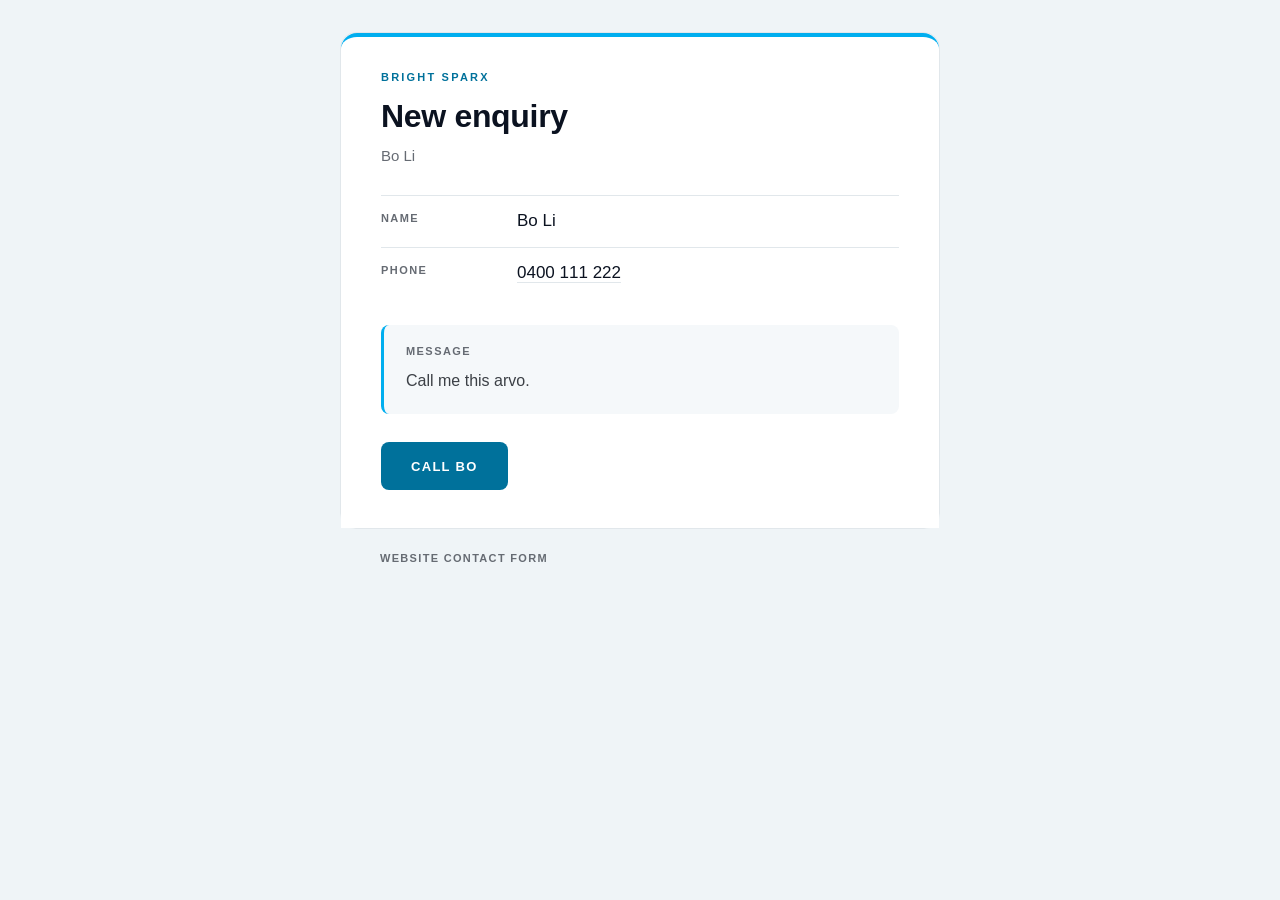
<file: site/apps-script/preview/case-phone-only.html>
<!DOCTYPE html><html><head><meta charset="utf-8"><meta name="viewport" content="width=device-width,initial-scale=1"><meta name="color-scheme" content="light dark"><meta name="supported-color-schemes" content="light dark"><style>:root{color-scheme:light dark;supported-color-schemes:light dark;}@media (max-width:600px){.pad{padding-left:24px !important;padding-right:24px !important;}.hd{font-size:26px !important;}}</style></head><body style="margin:0;padding:0;background-color:#EFF4F7 !important;" bgcolor="#EFF4F7"><table role="presentation" width="100%" cellpadding="0" cellspacing="0" border="0" bgcolor="#EFF4F7" style="background-color:#EFF4F7 !important;"><tr><td align="center" style="padding:32px 12px 44px;"><!--[if mso]><table role="presentation" width="600" cellpadding="0" cellspacing="0" border="0"><tr><td><![endif]--><table role="presentation" width="100%" cellpadding="0" cellspacing="0" border="0" style="width:100%;max-width:600px;"><tr><td style="padding:0;"><table role="presentation" width="100%" cellpadding="0" cellspacing="0" border="0" bgcolor="#FFFFFF" style="background-color:#FFFFFF !important;border:1px solid #E1E7EB;border-radius:16px;"><tr><td class="pad" bgcolor="#FFFFFF" style="background-color:#FFFFFF !important;border-top:4px solid #00AEEF;border-radius:16px 16px 0 0;padding:34px 40px 28px;"><div style="color:#00719B !important;font:700 11px/1.2 Helvetica,Arial,sans-serif;letter-spacing:.2em;text-transform:uppercase;">Bright Sparx</div><div class="hd" style="color:#0B1220 !important;font:700 32px/1.15 Helvetica,Arial,sans-serif;letter-spacing:-.01em;padding-top:14px;">New enquiry</div><div style="color:#666B73 !important;font:400 15px/1.5 Helvetica,Arial,sans-serif;padding-top:10px;">Bo Li</div></td></tr><tr><td class="pad" bgcolor="#FFFFFF" style="background-color:#FFFFFF !important;padding:0 40px;"><table role="presentation" width="100%" cellpadding="0" cellspacing="0" border="0" bgcolor="#FFFFFF" style="background-color:#FFFFFF !important;border-top:1px solid #E1E7EB;"><tr><td bgcolor="#FFFFFF" width="120" style="background-color:#FFFFFF !important;border-bottom:1px solid #E1E7EB;padding:15px 16px 15px 0;color:#666B73 !important;font:700 11px/1.35 Helvetica,Arial,sans-serif;letter-spacing:.13em;text-transform:uppercase;vertical-align:top;">Name</td><td bgcolor="#FFFFFF" style="background-color:#FFFFFF !important;border-bottom:1px solid #E1E7EB;padding:13px 0;color:#0B1220 !important;font:400 17px/1.45 Helvetica,Arial,sans-serif;">Bo Li</td></tr><tr><td bgcolor="#FFFFFF" width="120" style="background-color:#FFFFFF !important;padding:15px 16px 15px 0;color:#666B73 !important;font:700 11px/1.35 Helvetica,Arial,sans-serif;letter-spacing:.13em;text-transform:uppercase;vertical-align:top;">Phone</td><td bgcolor="#FFFFFF" style="background-color:#FFFFFF !important;padding:13px 0;color:#0B1220 !important;font:400 17px/1.45 Helvetica,Arial,sans-serif;"><a href="tel:0400111222" style="color:#0B1220 !important;text-decoration:none;border-bottom:1px solid #E1E7EB;">0400 111 222</a></td></tr></table></td></tr><tr><td class="pad" bgcolor="#FFFFFF" style="background-color:#FFFFFF !important;padding:26px 40px 0;"><table role="presentation" width="100%" cellpadding="0" cellspacing="0" border="0"><tr><td bgcolor="#F5F8FA" style="background-color:#F5F8FA !important;border-left:3px solid #00AEEF;border-radius:8px;padding:20px 22px;"><div style="color:#666B73 !important;font:700 11px/1.2 Helvetica,Arial,sans-serif;letter-spacing:.13em;text-transform:uppercase;padding-bottom:10px;">Message</div><div style="color:#3C4046 !important;font:400 16px/1.65 Helvetica,Arial,sans-serif;white-space:pre-wrap;">Call me this arvo.</div></td></tr></table></td></tr><tr><td class="pad" bgcolor="#FFFFFF" style="background-color:#FFFFFF !important;padding:28px 40px 38px;"><table role="presentation" cellpadding="0" cellspacing="0" border="0"><tr><td bgcolor="#00719B" style="background-color:#00719B !important;border-radius:8px;padding:15px 30px;"><a href="tel:0400111222" style="color:#FFFFFF !important;text-decoration:none;font:700 13px/1 Helvetica,Arial,sans-serif;letter-spacing:.1em;text-transform:uppercase;">Call Bo</a></td></tr></table></td></tr></table></td></tr><tr><td class="pad" bgcolor="#EFF4F7" style="background-color:#EFF4F7 !important;padding:20px 40px 0;"><div style="color:#666B73 !important;font:700 11px/1.7 Helvetica,Arial,sans-serif;letter-spacing:.12em;text-transform:uppercase;">Website contact form</div></td></tr></table><!--[if mso]></td></tr></table><![endif]--></td></tr></table></body></html>
</file>
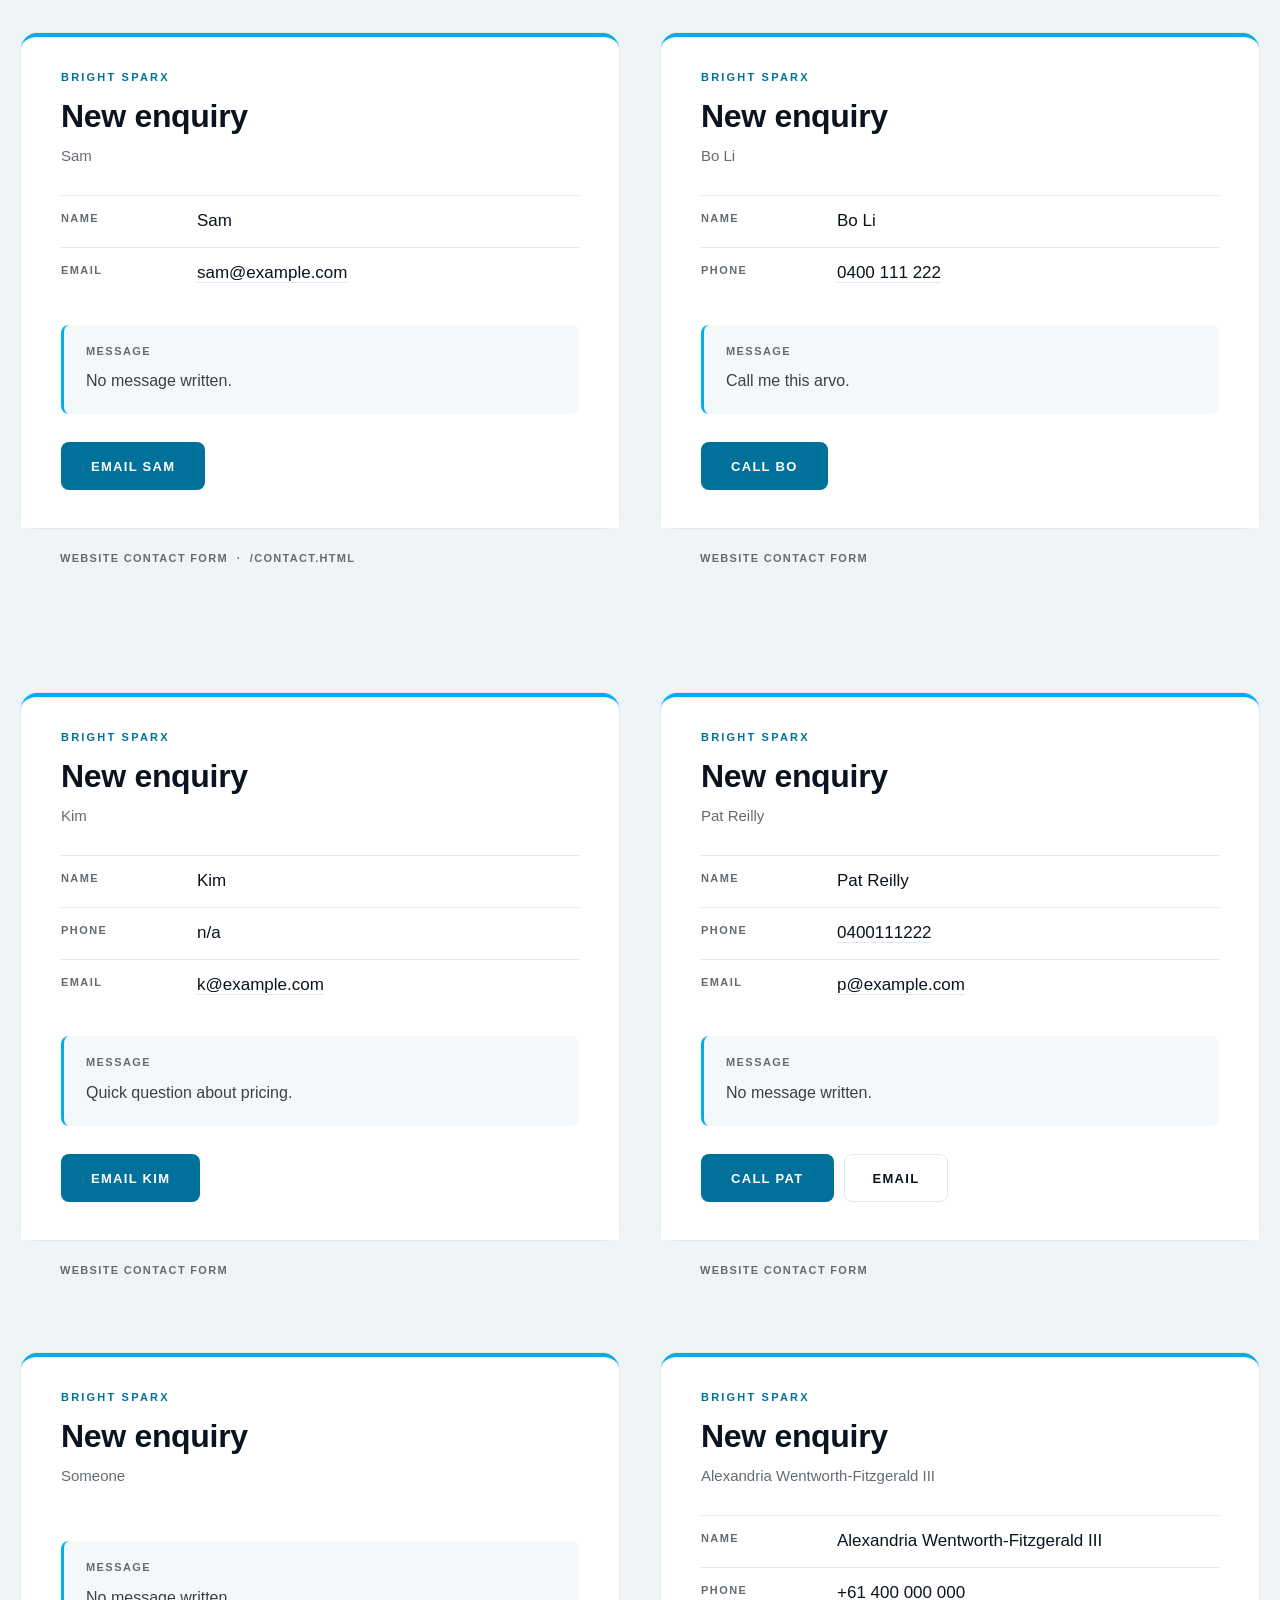
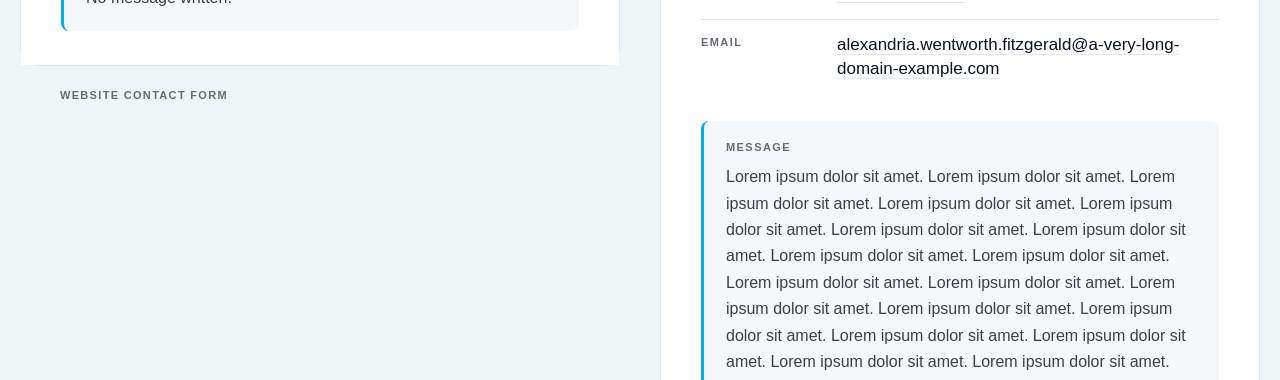
<file: site/apps-script/preview/grid.html>
<body style="margin:0;background:#888;display:flex;flex-wrap:wrap"><iframe src="case-email-only.html" style="width:50%;height:660px;border:0"></iframe><iframe src="case-phone-only.html" style="width:50%;height:660px;border:0"></iframe><iframe src="case-junk-phone.html" style="width:50%;height:660px;border:0"></iframe><iframe src="case-no-message.html" style="width:50%;height:660px;border:0"></iframe><iframe src="case-empty.html" style="width:50%;height:660px;border:0"></iframe><iframe src="case-overflow.html" style="width:50%;height:660px;border:0"></iframe></body>
</file>
<file: site/styles.css>
/* ==========================================================================
   Bright Sparx Electrical & Security Services
   Design system ported from the Eloctix reference build.
   Structure, spacing, type scale, motion and component anatomy match the
   reference. Only the colour palette is Bright Sparx (cyan / navy-black / white).
   ========================================================================== */

/* --------------------------------------------------------------------------
   1. Tokens
   -------------------------------------------------------------------------- */
:root {
  /* Brand palette. Cyan sampled from the Bright Sparx logo. */
  --white: #ffffff;
  --light: #eaf1f4;
  --dark: #0b1220;
  --dark-soft: #131c2e;
  --accent: #00aeef;
  --accent-deep: #0090c6;
  --muted: #555555;

  --line-dark: rgba(17, 17, 17, 0.14);
  --line-light: rgba(255, 255, 255, 0.18);
  --line-light-soft: rgba(255, 255, 255, 0.14);
  --white-80: rgba(255, 255, 255, 0.8);
  --dark-50: rgba(11, 18, 32, 0.5);
  --overlay: rgba(0, 0, 0, 0.7);

  --radius: 10px;
  --radius-sm: 6px;
  --container: 1300px;

  --font-display: "Unbounded", "Arial Black", Arial, sans-serif;
  --font-body: "Inter", -apple-system, BlinkMacSystemFont, "Segoe UI", Arial, sans-serif;

  --ease: cubic-bezier(0.44, 0, 0.56, 1);
  --ease-out: cubic-bezier(0.16, 1, 0.3, 1);

  --inset-glow: inset 0 15px 40px 0 rgba(255, 255, 255, 0.06);
}

/* --------------------------------------------------------------------------
   2. Reset and base
   -------------------------------------------------------------------------- */
*,
*::before,
*::after { box-sizing: border-box; }

html {
  -webkit-text-size-adjust: 100%;
  scroll-behavior: smooth;
}

body {
  margin: 0;
  background: var(--white);
  color: var(--muted);
  font-family: var(--font-body);
  font-size: 16px;
  line-height: 1.7;
  -webkit-font-smoothing: antialiased;
  -moz-osx-font-smoothing: grayscale;
  overflow-x: hidden;
}

h1, h2, h3, h4, h5, h6, p, figure, ul, ol { margin: 0; padding: 0; }
ul, ol { list-style: none; }
/* height:auto lets the CSS aspect-ratio win over the intrinsic width/height
   attributes on each <img>. Elements that need a fixed height set it by class. */
img { max-width: 100%; height: auto; display: block; }
a { color: inherit; text-decoration: none; }
button { font: inherit; color: inherit; background: none; border: 0; }

/* Fieldsets carry a default UA border and padding. The wizard uses them for
   each step, so they are reset here or a black frame appears around the
   answer buttons. */
fieldset { min-width: 0; margin: 0; padding: 0; border: 0; }
legend { padding: 0; }

/* Components below set display:inline-flex, which beats the UA rule for the
   `hidden` attribute. Without this the wizard shows Back and Send on step 1. */
[hidden] { display: none !important; }

:focus-visible {
  outline: 2px solid var(--accent);
  outline-offset: 3px;
}

.visually-hidden {
  position: absolute;
  width: 1px; height: 1px;
  padding: 0; margin: -1px;
  overflow: hidden;
  clip: rect(0 0 0 0);
  white-space: nowrap;
  border: 0;
}

.skip-link {
  position: absolute;
  top: -60px;
  left: 20px;
  z-index: 200;
  padding: 12px 20px;
  background: var(--dark);
  color: var(--white);
  border-radius: var(--radius);
  transition: top 0.2s var(--ease);
}
.skip-link:focus { top: 20px; }

/* --------------------------------------------------------------------------
   3. Typography scale
   -------------------------------------------------------------------------- */
.t-display,
.t-h2,
.t-h2-lg,
.t-h3,
.t-h4,
.t-label,
.t-giant,
.t-outline {
  font-family: var(--font-display);
  letter-spacing: -0.02em;
  color: var(--dark);
}

.t-display {
  font-size: clamp(48px, 7vw, 100px);
  font-weight: 600;
  line-height: 1.1;
  text-transform: uppercase;
}

.t-h2 {
  font-size: clamp(32px, 4vw, 48px);
  font-weight: 600;
  line-height: 1.1;
  text-transform: uppercase;
}

.t-h2-lg {
  font-size: clamp(40px, 5vw, 64px);
  font-weight: 600;
  line-height: 1;
  text-transform: uppercase;
}

.t-h3 {
  font-size: clamp(24px, 2.5vw, 32px);
  font-weight: 500;
  line-height: 1.4;
}

.t-h4 {
  font-size: clamp(20px, 2vw, 24px);
  font-weight: 500;
  line-height: 1;
  text-transform: uppercase;
}

.t-label {
  font-size: 14px;
  font-weight: 500;
  line-height: 1;
  text-transform: uppercase;
}

.t-giant {
  font-size: clamp(60px, 10vw, 120px);
  font-weight: 600;
  line-height: 1;
  text-transform: uppercase;
}

/* Outlined ghost wordmark that sits behind the service card text */
.t-outline {
  font-size: clamp(40px, 5vw, 64px);
  font-weight: 600;
  line-height: 1;
  text-transform: uppercase;
  color: transparent;
  -webkit-text-stroke: 1px var(--line-dark);
}

.t-body { font-size: 16px; line-height: 1.7; color: var(--muted); }
.t-body-lg { font-size: 17px; line-height: 1.7; color: var(--muted); }

.t-caption {
  font-family: var(--font-body);
  font-size: 18px;
  font-weight: 600;
  line-height: 1;
  text-transform: uppercase;
  color: var(--muted);
}

.on-dark .t-display,
.on-dark .t-h2,
.on-dark .t-h2-lg,
.on-dark .t-h3,
.on-dark .t-h4,
.on-dark .t-label,
.on-dark .t-giant { color: var(--white); }
.on-dark .t-body,
.on-dark .t-body-lg,
.on-dark .t-caption { color: var(--white-80); }
.on-dark .t-outline { -webkit-text-stroke-color: var(--line-light-soft); }

.text-accent { color: var(--accent); }
.text-center { text-align: center; }

/* --------------------------------------------------------------------------
   4. Layout primitives
   -------------------------------------------------------------------------- */
.section {
  position: relative;
  padding: 80px 20px;
  /* clip, not hidden: `hidden` creates a scroll container and would stop the
     sticky service cards from sticking. */
  overflow: clip;
}

.section--tight { padding: 40px 20px; }
.section--flush { padding: 40px 0; overflow: clip; }
.section--light { background: var(--light); }
.section--dark { background: var(--dark); }

.container {
  position: relative;
  width: 100%;
  max-width: var(--container);
  margin: 0 auto;
}

.stack { display: flex; flex-direction: column; }
.stack--20 { gap: 20px; }
.stack--30 { gap: 30px; }
.stack--40 { gap: 40px; }
.stack--50 { gap: 50px; }
.stack--80 { gap: 80px; }

/* Numbered eyebrow: "01.  about us" */
.bullet {
  display: flex;
  align-items: center;
  gap: 6px;
}
.bullet__num { color: var(--accent); }

/* --------------------------------------------------------------------------
   5. Buttons
   -------------------------------------------------------------------------- */
.btn {
  position: relative;
  display: inline-flex;
  align-items: center;
  justify-content: flex-start;
  gap: 0;
  min-height: 48px;
  padding: 18px 28px;
  border: 1px solid var(--line-light);
  border-radius: var(--radius);
  box-shadow: var(--inset-glow);
  font-family: var(--font-display);
  font-size: 14px;
  font-weight: 500;
  line-height: 1;
  letter-spacing: -0.02em;
  text-transform: uppercase;
  overflow: hidden;
  cursor: pointer;
  transition: background-color 0.35s var(--ease), border-color 0.35s var(--ease),
              transform 0.35s var(--ease);
}

/* Reference hover: the arrow travels from the left of the label to the right.
   `order` cannot be transitioned, so the arrow exists twice and the two copies
   collapse and expand. That animates smoothly instead of snapping. */
.btn__icon {
  flex: none;
  width: 10px;
  height: 10px;
  overflow: hidden;
  transition: width 0.42s var(--ease-out), opacity 0.28s var(--ease),
              margin 0.42s var(--ease-out), transform 0.42s var(--ease-out);
}
.btn__icon svg { display: block; width: 10px; height: 10px; }
.btn__text { white-space: nowrap; }

.btn__icon--start { margin-right: 10px; opacity: 1; }
.btn__icon--end   { width: 0; margin-left: 0; opacity: 0; transform: translateX(-6px); }

.btn:hover .btn__icon--start,
.btn:focus-visible .btn__icon--start {
  width: 0;
  margin-right: 0;
  opacity: 0;
  transform: translateX(6px);
}
.btn:hover .btn__icon--end,
.btn:focus-visible .btn__icon--end {
  width: 10px;
  margin-left: 10px;
  opacity: 1;
  transform: none;
}

.btn:active { transform: translateY(1px); }

.btn--dark { background: var(--dark); color: var(--white); }
.btn--dark:hover { background: var(--dark-soft); }

.btn--accent { background: var(--accent); color: var(--white); }
.btn--accent:hover { background: var(--accent-deep); }

.btn--ghost {
  background: var(--white);
  color: var(--dark);
  border-color: var(--line-dark);
}
.btn--ghost:hover { background: var(--light); }

.btn--outline {
  background: transparent;
  color: var(--white);
  border-color: var(--line-light-soft);
  box-shadow: none;
}
.btn--outline:hover { background: rgba(255, 255, 255, 0.06); }

.btn--center { justify-content: center; }
.btn--block { width: 100%; justify-content: center; }

/* --------------------------------------------------------------------------
   6. Header / navigation
   -------------------------------------------------------------------------- */
.header {
  position: fixed;
  top: 0;
  left: 0;
  z-index: 50;
  width: 100%;
  display: flex;
  justify-content: center;
  background: var(--white);
  border-bottom: 1px solid var(--line-dark);
}

.nav {
  display: flex;
  align-items: center;
  justify-content: space-between;
  gap: 20px;
  width: 100%;
  max-width: var(--container);
  padding: 16px 20px;
}

.nav__brand { display: flex; align-items: center; min-width: 0; }
.nav__logo { flex: none; width: auto; height: 44px; }

.nav__links {
  display: none;
  align-items: center;
  gap: 40px;
}

.nav-link {
  position: relative;
  display: inline-block;
  padding-bottom: 2px;
  font-family: var(--font-display);
  font-size: 14px;
  font-weight: 500;
  line-height: 1;
  letter-spacing: -0.02em;
  text-transform: uppercase;
  color: var(--dark);
}

/* Reference hover: a 1px rule grows out from the left edge of the label. */
.nav-link::after {
  content: "";
  position: absolute;
  bottom: 0;
  left: -10px;
  width: 1px;
  height: 1px;
  background: var(--dark);
  transition: width 0.4s var(--ease), left 0.4s var(--ease);
}
.nav-link:hover::after,
.nav-link[aria-current="page"]::after { left: 0; width: 100%; }

.nav__actions { display: flex; align-items: center; gap: 16px; }
.nav__cta { display: none; }

.nav__phone {
  display: none;
  align-items: center;
  gap: 8px;
  font-family: var(--font-display);
  font-size: 14px;
  font-weight: 500;
  text-transform: uppercase;
  letter-spacing: -0.02em;
  color: var(--dark);
}

.burger {
  display: flex;
  flex-direction: column;
  justify-content: center;
  gap: 6px;
  width: 44px;
  height: 44px;
  padding: 0 12px;
  cursor: pointer;
}
.burger span {
  display: block;
  width: 20px;
  height: 2px;
  background: var(--dark);
  border-radius: var(--radius);
  transition: transform 0.35s var(--ease), opacity 0.2s var(--ease);
}
.burger[aria-expanded="true"] span:nth-child(1) { transform: translateY(4px) rotate(45deg); }
.burger[aria-expanded="true"] span:nth-child(2) { transform: translateY(-4px) rotate(-45deg); }

.mobile-menu {
  position: fixed;
  inset: 0;
  z-index: 45;
  display: flex;
  flex-direction: column;
  gap: 20px;
  padding: 100px 20px 40px;
  background: var(--white);
  overflow-y: auto;
  opacity: 0;
  visibility: hidden;
  transform: translateY(-12px);
  transition: opacity 0.35s var(--ease), transform 0.35s var(--ease), visibility 0.35s;
}
.mobile-menu.is-open { opacity: 1; visibility: visible; transform: none; }
.mobile-menu a.nav-link {
  display: flex;
  align-items: center;
  min-height: 44px;
  font-size: 20px;
}
.mobile-menu .btn { margin-top: 10px; }

body.nav-open { overflow: hidden; }

/* Sticky click-to-call bar, mobile only */
.call-bar {
  position: fixed;
  right: 15px;
  bottom: 15px;
  z-index: 40;
  display: inline-flex;
  align-items: center;
  gap: 10px;
  padding: 14px 20px;
  border-radius: var(--radius);
  background: var(--accent);
  color: var(--white);
  font-family: var(--font-display);
  font-size: 14px;
  font-weight: 500;
  text-transform: uppercase;
  letter-spacing: -0.02em;
  box-shadow: 0 10px 26px -4.5px rgba(0, 0, 0, 0.3);
}

/* --------------------------------------------------------------------------
   7. Hero
   -------------------------------------------------------------------------- */
.hero {
  position: relative;
  padding: 130px 20px 70px;
  overflow: clip;
}

.hero__grid {
  display: flex;
  flex-direction: column;
  gap: 40px;
}

.hero__copy {
  display: flex;
  flex-direction: column;
  gap: 30px;
  width: 100%;
}

.hero__title-wrap { position: relative; }

.hero__media {
  position: relative;
  width: 100%;
}

.hero__image {
  width: 100%;
  aspect-ratio: 1 / 1;
  object-fit: cover;
  border-radius: var(--radius);
}

/* Faint cyan wash behind the hero, mirrors the reference's glow shape */
.hero__glow {
  position: absolute;
  left: 50%;
  bottom: -180px;
  z-index: 0;
  width: 120%;
  height: 380px;
  transform: translateX(-50%);
  background: radial-gradient(ellipse at center, rgba(0, 174, 239, 0.22), transparent 65%);
  pointer-events: none;
}

.hero__badges {
  display: flex;
  flex-wrap: wrap;
  gap: 10px;
}

.badge {
  display: inline-flex;
  align-items: center;
  gap: 8px;
  padding: 10px 16px;
  border: 1px solid var(--line-dark);
  border-radius: var(--radius);
  background: var(--white);
  font-family: var(--font-display);
  font-size: 12px;
  font-weight: 500;
  line-height: 1;
  letter-spacing: -0.02em;
  text-transform: uppercase;
  color: var(--dark);
}
.badge__dot {
  width: 6px;
  height: 6px;
  border-radius: 50%;
  background: var(--accent);
}

/* --------------------------------------------------------------------------
   8. About
   -------------------------------------------------------------------------- */
.about__head { max-width: 732px; }

/* Mobile: single column, portrait photo, text, then the wide photo. */
.about__inner {
  display: flex;
  flex-direction: column;
  gap: 20px;
}

.about__right {
  display: flex;
  flex-direction: column;
  gap: 30px;
  min-width: 0;
}

/* The portrait lives in a wrapper so the wrapper can take the flex sizing and
   the image can simply fill it. An <img> asked to both flex and stretch does
   not size reliably. */
.about__figure {
  position: relative;
  width: 100%;
  aspect-ratio: 4 / 5;
  overflow: hidden;
  border-radius: var(--radius);
}

.about__portrait {
  position: absolute;
  inset: 0;
  width: 100%;
  height: 100%;
  object-fit: cover;
}

.about__wide {
  width: 100%;
  aspect-ratio: 4 / 3;
  object-fit: cover;
  border-radius: var(--radius);
}

/* --------------------------------------------------------------------------
   9. Stats
   -------------------------------------------------------------------------- */
.stats {
  display: grid;
  grid-template-columns: 1fr;
  gap: 40px;
}

.stat { display: flex; flex-direction: column; gap: 16px; }

.stat__value {
  display: flex;
  align-items: flex-start;
  font-family: var(--font-display);
  font-size: clamp(40px, 6vw, 64px);
  font-weight: 600;
  line-height: 1;
  letter-spacing: -0.02em;
  text-transform: uppercase;
  color: var(--dark);
}
.stat__suffix { color: var(--accent); }

/* --------------------------------------------------------------------------
   10. Services (sticky stacking cards)
   -------------------------------------------------------------------------- */
.services__list { display: flex; flex-direction: column; gap: 20px; }

.service-slot { position: relative; }

.service-card {
  position: relative;
  display: flex;
  flex-direction: column;
  gap: 20px;
  padding: 24px;
  background: var(--white);
  border: 1px solid var(--line-dark);
  border-radius: var(--radius);
}

.service-card__num {
  order: 0;
  font-family: var(--font-display);
  font-size: clamp(48px, 9vw, 120px);
  font-weight: 600;
  line-height: 1;
  letter-spacing: -0.02em;
  color: var(--dark);
  opacity: 0.18;
}

.service-card__body {
  order: 1;
  display: flex;
  flex-direction: column;
  gap: 24px;
}

.service-card__text { display: flex; flex-direction: column; gap: 12px; }

.service-card__ghost { display: none; }

.service-card__media {
  overflow: hidden;
  border-radius: var(--radius);
}

.service-card__img {
  width: 100%;
  aspect-ratio: 1 / 1;
  object-fit: cover;
  border-radius: var(--radius);
  transition: transform 0.7s var(--ease-out);
}
.service-card:hover .service-card__img { transform: scale(1.05); }

.service-card__points {
  display: flex;
  flex-wrap: wrap;
  gap: 8px;
}

.chip {
  display: inline-flex;
  align-items: center;
  padding: 7px 12px;
  border: 1px solid var(--line-dark);
  border-radius: var(--radius-sm);
  font-size: 13px;
  line-height: 1;
  color: var(--muted);
}

/* --------------------------------------------------------------------------
   11. Project showcase (dark)
   -------------------------------------------------------------------------- */
.showcase { position: relative; }

.showcase__marquee {
  position: absolute;
  top: 42%;
  left: 0;
  z-index: 0;
  width: 100%;
  pointer-events: none;
}

.showcase__card {
  position: relative;
  z-index: 2;
  width: 100%;
  max-width: 800px;
  margin: 0 auto;
  overflow: hidden;
  border-radius: var(--radius);
}

.showcase__img {
  width: 100%;
  aspect-ratio: 8 / 7;
  object-fit: cover;
  transition: transform 0.8s var(--ease-out);
}
.showcase__card:hover .showcase__img { transform: scale(1.04); }

.showcase__overlay {
  position: absolute;
  inset: 0;
  background: linear-gradient(180deg, rgba(2, 22, 35, 0) 0%, rgba(2, 22, 35, 0.95) 100%);
}

.showcase__caption {
  position: absolute;
  left: 24px;
  bottom: 24px;
  right: 80px;
}

.showcase__pin {
  position: absolute;
  right: 24px;
  bottom: 24px;
  display: flex;
  align-items: center;
  justify-content: center;
  width: 36px;
  height: 36px;
  border-radius: 50%;
  background: var(--accent);
}

/* --------------------------------------------------------------------------
   12. Why choose us
   -------------------------------------------------------------------------- */
.why__grid {
  display: flex;
  flex-direction: column;
  gap: 20px;
}

.why__col { display: flex; flex-direction: column; gap: 20px; }

.why-photo {
  width: 100%;
  aspect-ratio: 6 / 5;
  object-fit: cover;
  border-radius: var(--radius);
}

.why-card {
  display: flex;
  flex-direction: column;
  gap: 30px;
  padding: 24px;
  border: 1px solid var(--line-dark);
  border-radius: var(--radius);
  background: var(--white);
}

.why-card__icon {
  display: flex;
  align-items: center;
  justify-content: center;
  width: 66px;
  height: 66px;
  border: 1px solid var(--line-light);
  border-radius: var(--radius);
  box-shadow: inset 0 4px 4px rgba(255, 255, 255, 0.25);
}
.why-card__icon--accent { background: var(--accent); }
.why-card__icon--dark { background: var(--dark); }
.why-card__icon svg { width: 30px; height: 30px; }

.why-card__text { display: flex; flex-direction: column; gap: 12px; }

/* Team / credentials panel, dark image card */
.crew-card {
  position: relative;
  display: flex;
  flex-direction: column;
  gap: 30px;
  padding: 24px;
  border-radius: var(--radius);
  overflow: hidden;
}
.crew-card__bg {
  position: absolute;
  inset: 0;
  width: 100%;
  height: 100%;
  object-fit: cover;
  mix-blend-mode: luminosity;
}
.crew-card__veil {
  position: absolute;
  inset: 0;
  background: var(--dark);
  opacity: 0.72;
}
.crew-card__inner { position: relative; z-index: 1; display: flex; flex-direction: column; gap: 24px; }

.licence-row { display: flex; flex-direction: column; gap: 10px; }
.licence {
  display: flex;
  align-items: baseline;
  justify-content: space-between;
  gap: 16px;
  padding-bottom: 10px;
  border-bottom: 1px solid var(--line-light-soft);
}
.licence__label {
  font-family: var(--font-display);
  font-size: 12px;
  font-weight: 500;
  letter-spacing: -0.02em;
  text-transform: uppercase;
  color: var(--white-80);
}
.licence__value {
  font-family: var(--font-display);
  font-size: 16px;
  font-weight: 600;
  letter-spacing: -0.02em;
  color: var(--white);
}

.cta-strip {
  display: flex;
  flex-direction: column;
  gap: 20px;
  padding: 24px;
  border-radius: var(--radius);
  background: var(--light);
}

/* --------------------------------------------------------------------------
   13. Marquee / ticker
   -------------------------------------------------------------------------- */
.ticker {
  display: flex;
  width: 100%;
  overflow: hidden;
  user-select: none;
}

.ticker__track {
  display: flex;
  flex: none;
  align-items: center;
  gap: 40px;
  padding-right: 40px;
  animation: ticker-scroll 26s linear infinite;
  will-change: transform;
}
.ticker:hover .ticker__track { animation-play-state: paused; }

@keyframes ticker-scroll {
  from { transform: translateX(0); }
  to { transform: translateX(-100%); }
}

.ticker__word {
  flex: none;
  font-family: var(--font-display);
  font-size: clamp(40px, 9vw, 120px);
  font-weight: 600;
  line-height: 1;
  letter-spacing: -0.02em;
  text-transform: uppercase;
  white-space: nowrap;
  color: var(--dark);
}
.ticker__word--accent { color: var(--accent); }
.ticker__word--outline {
  color: transparent;
  -webkit-text-stroke: 1px var(--line-dark);
}

.on-dark .ticker__word { color: var(--white); }
.on-dark .ticker__word--accent { color: var(--accent); }
.on-dark .ticker__word--outline {
  color: transparent;
  -webkit-text-stroke: 1px var(--line-light-soft);
}

.ticker__bolt {
  flex: none;
  width: 26px;
  height: 40px;
  color: var(--accent);
}
.ticker__bolt svg { width: 100%; height: 100%; }

/* --------------------------------------------------------------------------
   14. Testimonials
   -------------------------------------------------------------------------- */
.testimonial__grid {
  display: flex;
  flex-direction: column;
  gap: 40px;
}

.testimonial__media { position: relative; }

.testimonial__photo {
  width: 100%;
  aspect-ratio: 3 / 4;
  object-fit: cover;
  border-radius: var(--radius);
}

.testimonial__stamp {
  position: absolute;
  left: 20px;
  bottom: 20px;
  display: flex;
  align-items: center;
  gap: 10px;
  padding: 10px 16px;
  border-radius: var(--radius);
  background: rgba(11, 18, 32, 0.85);
  color: var(--white);
  font-family: var(--font-display);
  font-size: 12px;
  font-weight: 500;
  letter-spacing: -0.02em;
  text-transform: uppercase;
}

.quote {
  display: flex;
  flex-direction: column;
  gap: 30px;
  padding: 24px;
  border-radius: var(--radius);
  background: var(--light);
}

.quote__meta {
  display: flex;
  flex-direction: column;
  gap: 8px;
}

.quote__stars { display: flex; gap: 4px; color: var(--accent); }
.quote__stars svg { width: 16px; height: 16px; }

/* --------------------------------------------------------------------------
   15. Gallery
   -------------------------------------------------------------------------- */
.gallery {
  display: grid;
  grid-template-columns: 1fr;
  gap: 20px;
}

.gallery__item {
  position: relative;
  overflow: hidden;
  border-radius: var(--radius);
}

.gallery__img {
  width: 100%;
  aspect-ratio: 4 / 3;
  object-fit: cover;
  transition: transform 0.7s var(--ease-out);
}
.gallery__item:hover .gallery__img { transform: scale(1.06); }

.gallery__tag {
  position: absolute;
  top: 16px;
  left: 16px;
  padding: 8px 13px;
  border-radius: var(--radius-sm);
  background: var(--white);
  font-family: var(--font-display);
  font-size: 12px;
  font-weight: 500;
  line-height: 1;
  letter-spacing: -0.02em;
  text-transform: uppercase;
  color: var(--dark);
}

/* --------------------------------------------------------------------------
   16. Contact
   -------------------------------------------------------------------------- */
.contact__grid {
  display: flex;
  flex-direction: column;
  gap: 40px;
}

.contact__details { display: flex; flex-direction: column; gap: 14px; }

.contact-line {
  display: flex;
  align-items: flex-start;
  gap: 12px;
}
.contact-line svg { flex: none; width: 16px; height: 18px; margin-top: 5px; color: var(--accent); }
.contact-line a { color: var(--dark); transition: color 0.3s var(--ease); }
.contact-line a:hover { color: var(--accent); text-decoration: underline; }

.hours-table { display: flex; flex-direction: column; gap: 8px; }
.hours-row {
  display: flex;
  justify-content: space-between;
  gap: 20px;
  padding-bottom: 8px;
  border-bottom: 1px solid var(--line-dark);
  font-size: 15px;
}
.hours-row span:last-child { color: var(--dark); font-weight: 600; }

/* --------------------------------------------------------------------------
   17. Wizard form
   -------------------------------------------------------------------------- */
.form-panel {
  width: 100%;
  padding: 24px;
  border: 1px solid var(--line-dark);
  border-radius: var(--radius);
  background: var(--white);
}

.wizard__progress {
  display: flex;
  align-items: center;
  gap: 8px;
  margin-bottom: 8px;
}
.wizard__dot {
  flex: 1;
  height: 3px;
  border-radius: 2px;
  background: var(--line-dark);
  transition: background-color 0.4s var(--ease);
}
.wizard__dot.is-active,
.wizard__dot.is-done { background: var(--accent); }

.wizard__count {
  font-family: var(--font-display);
  font-size: 12px;
  font-weight: 500;
  letter-spacing: -0.02em;
  text-transform: uppercase;
  color: var(--muted);
  margin-bottom: 20px;
}

.wizard__step { display: none; flex-direction: column; gap: 20px; }
.wizard__step.is-active { display: flex; }

.wizard__question {
  font-family: var(--font-display);
  font-size: clamp(20px, 2.4vw, 24px);
  font-weight: 500;
  line-height: 1.25;
  letter-spacing: -0.02em;
  text-transform: uppercase;
  color: var(--dark);
}

.choices { display: grid; grid-template-columns: 1fr; gap: 10px; }

.choice {
  display: flex;
  align-items: center;
  gap: 12px;
  width: 100%;
  min-height: 56px;
  padding: 16px 18px;
  text-align: left;
  border: 1px solid var(--line-dark);
  border-radius: var(--radius);
  background: var(--white);
  color: var(--dark);
  font-family: var(--font-body);
  font-size: 16px;
  cursor: pointer;
  transition: border-color 0.25s var(--ease), background-color 0.25s var(--ease),
              transform 0.25s var(--ease);
}
.choice:hover { border-color: var(--accent); transform: translateY(-1px); }
.choice.is-selected {
  border-color: var(--accent);
  background: rgba(0, 174, 239, 0.08);
}
.choice__tick {
  flex: none;
  display: flex;
  align-items: center;
  justify-content: center;
  width: 20px;
  height: 20px;
  border: 1px solid var(--line-dark);
  border-radius: 50%;
  color: transparent;
}
.choice.is-selected .choice__tick {
  border-color: var(--accent);
  background: var(--accent);
  color: var(--white);
}
.choice__tick svg { width: 11px; height: 11px; }

.field { display: flex; flex-direction: column; gap: 8px; }

.field__label {
  font-family: var(--font-display);
  font-size: 12px;
  font-weight: 500;
  letter-spacing: -0.02em;
  text-transform: uppercase;
  color: var(--dark);
}

.field input,
.field textarea {
  width: 100%;
  padding: 12px 8px;
  border: 0;
  border-bottom: 1px solid #d9d9d9;
  background: transparent;
  font-family: var(--font-body);
  font-size: 16px;
  line-height: 1.7;
  color: var(--dark);
  transition: border-color 0.3s var(--ease);
}
.field input::placeholder,
.field textarea::placeholder { color: var(--muted); }
.field input:focus,
.field textarea:focus {
  outline: none;
  border-bottom-color: var(--accent);
}
.field textarea { min-height: 110px; resize: vertical; }

.field-grid { display: grid; grid-template-columns: 1fr; gap: 20px; }

.wizard__nav {
  display: flex;
  align-items: center;
  gap: 14px;
  flex-wrap: wrap;
  margin-top: 12px;
  padding-top: 26px;
  border-top: 1px solid var(--line-dark);
}

.wizard__back {
  display: inline-flex;
  align-items: center;
  gap: 8px;
  min-height: 44px;
  padding: 10px 4px;
  font-family: var(--font-display);
  font-size: 13px;
  font-weight: 500;
  letter-spacing: -0.02em;
  text-transform: uppercase;
  color: var(--muted);
  cursor: pointer;
  transition: color 0.25s var(--ease);
}
.wizard__back:hover { color: var(--dark); }
.wizard__back svg { width: 10px; height: 10px; }

.btn[disabled] { opacity: 0.55; cursor: not-allowed; }

.form-note {
  margin-top: 16px;
  font-size: 13px;
  line-height: 1.6;
  color: var(--muted);
}

.form-status {
  display: none;
  margin-top: 16px;
  padding: 16px 18px;
  border-radius: var(--radius);
  font-size: 15px;
  line-height: 1.6;
}
.form-status.is-visible { display: block; }
.form-status--ok {
  background: rgba(0, 174, 239, 0.1);
  border: 1px solid rgba(0, 174, 239, 0.35);
  color: var(--dark);
}
.form-status--error {
  background: rgba(217, 73, 72, 0.08);
  border: 1px solid rgba(217, 73, 72, 0.35);
  color: #8a2b2a;
}

.wizard__done { display: none; flex-direction: column; gap: 16px; text-align: center; padding: 20px 0; }
.wizard__done.is-active { display: flex; }
.wizard__done-icon {
  align-self: center;
  display: flex;
  align-items: center;
  justify-content: center;
  width: 56px;
  height: 56px;
  border-radius: 50%;
  background: var(--accent);
  color: var(--white);
}
.wizard__done-icon svg { width: 24px; height: 24px; }

/* --------------------------------------------------------------------------
   18. Closing CTA
   -------------------------------------------------------------------------- */
.cta {
  position: relative;
  padding: 90px 20px;
  overflow: hidden;
}
.cta__bg {
  position: absolute;
  inset: 0;
  width: 100%;
  height: 100%;
  object-fit: cover;
}
.cta__veil { position: absolute; inset: 0; background: var(--overlay); }
.cta__inner {
  position: relative;
  z-index: 2;
  display: flex;
  flex-direction: column;
  align-items: center;
  gap: 40px;
  text-align: center;
}

/* --------------------------------------------------------------------------
   19. Footer
   -------------------------------------------------------------------------- */
.footer {
  position: relative;
  background: var(--dark);
  padding: 80px 20px 0;
  overflow: clip;
}

.footer__grid {
  display: flex;
  flex-direction: column;
  gap: 30px;
}

.footer__col { display: flex; flex-direction: column; gap: 20px; }
.footer__brand { display: flex; align-items: center; }
.footer__logo { flex: none; width: auto; height: 60px; max-width: 100%; }

.footer__links { display: flex; flex-direction: column; gap: 10px; }
.footer__links a {
  color: var(--white-80);
  transition: color 0.3s var(--ease);
}
.footer__links a:hover { color: var(--white); }

.socials { display: flex; gap: 10px; }
.social {
  display: flex;
  align-items: center;
  justify-content: center;
  width: 44px;
  height: 44px;
  border-radius: 50px;
  background: rgba(255, 255, 255, 0.14);
  color: var(--white);
  transition: background-color 0.3s var(--ease);
}
.social:hover { background: var(--accent); }
.social svg { width: 18px; height: 18px; }

.footer__legal {
  display: flex;
  flex-direction: column;
  gap: 10px;
  margin-top: 40px;
  padding: 24px 0;
  border-top: 1px solid var(--line-light-soft);
  font-size: 14px;
  color: var(--white-80);
}
.footer__legal a { text-decoration: underline; }

.footer__wordmark {
  display: block;
  margin-top: 20px;
  font-family: var(--font-display);
  font-size: clamp(38px, 13vw, 190px);
  font-weight: 600;
  line-height: 0.9;
  letter-spacing: -0.03em;
  text-transform: uppercase;
  text-align: center;
  color: transparent;
  -webkit-text-stroke: 1px var(--line-light-soft);
  white-space: nowrap;
}

/* --------------------------------------------------------------------------
   20. Page header for inner pages
   -------------------------------------------------------------------------- */
.page-head {
  padding: 130px 20px 60px;
  background: var(--light);
}
.page-head__inner { display: flex; flex-direction: column; gap: 20px; max-width: 760px; }

/* Long-form copy, used on the privacy page */
.prose { display: flex; flex-direction: column; gap: 40px; max-width: 760px; }
.prose section { display: flex; flex-direction: column; gap: 12px; }
.prose ul { display: flex; flex-direction: column; gap: 8px; }
.prose li { position: relative; padding-left: 20px; }
.prose li::before {
  content: "";
  position: absolute;
  left: 0;
  top: 11px;
  width: 6px;
  height: 6px;
  border-radius: 50%;
  background: var(--accent);
}
.prose a { color: var(--dark); text-decoration: underline; }
.prose a:hover { color: var(--accent); }

/* --------------------------------------------------------------------------
   21. Scroll reveal states
   -------------------------------------------------------------------------- */
/* The hidden start states are scoped to .js, which main.js adds to <html>.
   If JavaScript never runs, or the observer never fires, every section stays
   fully visible. Content must never depend on script to be readable. */
.js [data-reveal] {
  opacity: 0;
  transition: opacity 0.9s var(--ease-out), transform 0.9s var(--ease-out);
  will-change: transform, opacity;
}
.js [data-reveal="up"]     { transform: translateY(80px); }
.js [data-reveal="left"]   { transform: translateX(-80px); }
.js [data-reveal="right"]  { transform: translateX(80px); }
.js [data-reveal="scale"]  { transform: scale(0.5); opacity: 0.2; }
.js [data-reveal="scale8"] { transform: scale(0.8); }
.js [data-reveal="tilt-top"] {
  opacity: 0.2;
  transform: perspective(1200px) translateY(-240px) scale(0.6) rotateX(60deg);
}
.js [data-reveal="tilt-bottom"] {
  opacity: 0.2;
  transform: perspective(1200px) translateY(200px) scale(0.6) rotateX(-60deg);
}
.js [data-reveal="rise"] { transform: perspective(1200px) translateY(-300px); opacity: 1; }

.js [data-reveal].is-in {
  opacity: 1;
  transform: none;
}
.js [data-reveal="rise"].is-in { transform: perspective(1200px) translateY(0); }

/* Word-by-word blur reveal on headings */
.js .split-word {
  display: inline-block;
  opacity: 0.001;
  filter: blur(10px);
  transform: translateY(10px) scale(1.2);
  transition: opacity 0.7s var(--ease-out), filter 0.7s var(--ease-out),
              transform 0.7s var(--ease-out);
}
.js .is-in .split-word,
.js .split-word.is-in {
  opacity: 1;
  filter: blur(0);
  transform: none;
}

@media (prefers-reduced-motion: reduce) {
  html { scroll-behavior: auto; }
  *,
  *::before,
  *::after {
    animation-duration: 0.001ms !important;
    animation-iteration-count: 1 !important;
    transition-duration: 0.001ms !important;
  }
  [data-reveal],
  .split-word {
    opacity: 1 !important;
    transform: none !important;
    filter: none !important;
  }
}

/* ==========================================================================
   21b. Phone refinements — up to 480px
   Mirrors the reference's mobile treatment: tighter gutters, smaller display
   type, single column everywhere, nothing cramped against the edges.
   ========================================================================== */
@media (max-width: 480px) {
  .t-display { font-size: clamp(38px, 11vw, 48px); }
  .t-h2 { font-size: clamp(28px, 8.4vw, 34px); }
  .t-h2-lg { font-size: clamp(34px, 10vw, 42px); }
  .t-h3 { font-size: 21px; line-height: 1.45; }
  .t-h4 { font-size: 19px; }
  .t-caption { font-size: 16px; }

  .nav { padding: 12px 16px; }
  .nav__logo { height: 34px; }

  .hero { padding: 108px 20px 56px; }
  .hero__grid { gap: 32px; }
  .hero__copy { gap: 26px; }
  .hero__image { aspect-ratio: 4 / 5; }

  .section { padding: 64px 20px; }
  .section--tight { padding: 36px 20px; }
  .page-head { padding: 110px 20px 56px; }
  .cta { padding: 72px 20px; }
  .footer { padding: 64px 20px 0; }

  .badge { padding: 9px 13px; font-size: 11px; }

  .stats { gap: 28px; }
  .stat__value { font-size: 44px; }

  .service-card { padding: 20px; }
  .service-card__num { font-size: 56px; }
  .service-card__body { gap: 20px; }
  .service-card__img { aspect-ratio: 4 / 3; }

  .why-card, .crew-card, .cta-strip, .quote, .form-panel { padding: 20px; }
  .why-photo { aspect-ratio: 4 / 3; }

  .gallery { gap: 14px; }

  /* One column of answers reads better than two on a narrow phone. */
  .choices { grid-template-columns: 1fr; }
  .choice { min-height: 52px; padding: 14px 16px; font-size: 15px; }
  .wizard__question { font-size: 19px; }

  .footer__wordmark { font-size: clamp(32px, 12vw, 60px); }
  .footer__legal { font-size: 13px; }

  /* Keep the sticky call button clear of the bottom edge and the form. */
  .call-bar { right: 12px; bottom: 12px; padding: 13px 18px; font-size: 13px; }
}

/* ==========================================================================
   22. Tablet — 768px and up
   ========================================================================== */
@media (min-width: 768px) {
  .section { padding: 100px 30px; }
  .section--tight { padding: 50px 30px; }
  .section--flush { padding: 50px 0; }
  .cta { padding: 110px 30px; }
  .footer { padding: 100px 30px 0; }
  .page-head { padding: 160px 30px 80px; }
  .nav { padding: 20px 30px; }

  .hero { padding: 160px 30px 100px; }
  .hero__grid { gap: 50px; }
  .hero__copy { gap: 40px; }
  .hero__image { aspect-ratio: 4 / 3; }

  .stats { grid-template-columns: repeat(2, 1fr); gap: 50px; }

  /* Two columns from tablet up. The portrait stretches to the height of the
     right hand column so both photos finish on the same line.
     aspect-ratio and height must both stay `auto` or the stretch is ignored. */
  .about__inner { flex-direction: row; align-items: stretch; gap: 24px; }
  .about__figure {
    flex: 0 0 34%;
    align-self: stretch;
    aspect-ratio: auto;
    min-height: 340px;
  }
  .about__right { flex: 1; gap: 36px; }
  .about__wide { aspect-ratio: 16 / 9; }

  .service-card { padding: 30px; }
  .service-card__body { flex-direction: row; align-items: center; gap: 40px; }
  .service-card__text { flex: 1; }
  .service-card__media { flex: 1; }
  .service-card__img { aspect-ratio: 4 / 5; }

  /* All three columns stretch to the tallest, and each photo absorbs the
     leftover height, so the bottom edges of the three columns line up. */
  .why__grid { flex-direction: row; align-items: stretch; }
  .why__col { flex: 1; }
  .why__col > .why-photo {
    flex: 1 1 auto;
    min-height: 200px;
    height: auto;
    aspect-ratio: auto;
    object-fit: cover;
  }
  .why__col > .why-card,
  .why__col > .crew-card { flex: 0 0 auto; }

  .why-card { padding: 30px; }
  .crew-card { padding: 30px; }
  .cta-strip { padding: 30px; }
  .quote { padding: 30px; }
  .form-panel { padding: 30px; }

  .gallery { grid-template-columns: repeat(2, 1fr); }

  .testimonial__grid { flex-direction: row; align-items: stretch; gap: 20px; }
  .testimonial__media { flex: 0 0 34%; }
  .testimonial__photo { height: 100%; aspect-ratio: auto; }
  .quote { flex: 1; }

  .contact__grid { flex-direction: row; align-items: flex-start; gap: 30px; }
  .contact__side { flex: 1; }
  .form-panel { flex: 1; max-width: 614px; }

  .field-grid { grid-template-columns: repeat(2, 1fr); }
  .choices { grid-template-columns: repeat(2, 1fr); }

  .footer__grid { flex-direction: row; flex-wrap: wrap; gap: 50px; }
  .footer__col { flex: 1 1 200px; }
  .footer__legal { flex-direction: row; justify-content: space-between; align-items: center; }

  .ticker__track { gap: 60px; padding-right: 60px; }
  .showcase__caption { left: 30px; bottom: 30px; }
  .showcase__pin { right: 30px; bottom: 30px; }
}

/* ==========================================================================
   23. Desktop — 1024px and up
   ========================================================================== */
@media (min-width: 1024px) {
  .section { padding: 120px 30px; }
  .section--tight { padding: 60px 30px; }
  .section--flush { padding: 60px 0; }
  .cta { padding: 160px 30px; }
  .footer { padding: 120px 30px 0; }
  .page-head { padding: 190px 30px 90px; }

  .hero { padding: 190px 30px 120px; }
  .hero__grid { flex-direction: row; align-items: center; gap: 60px; }
  .hero__copy { flex: 1; max-width: 696px; gap: 50px; }
  .hero__media { flex: 0 0 46%; }
  .hero__image { aspect-ratio: 5 / 7; }

  .burger { display: none; }
  .nav__links { display: flex; }
  .nav__cta { display: inline-flex; }
  .nav__phone { display: inline-flex; }
  .call-bar { display: none; }

  .stats { grid-template-columns: repeat(4, 1fr); gap: 60px; }

  .about__inner { gap: 30px; }
  .about__figure { flex: 0 0 320px; }
  .about__right { max-width: 600px; gap: 50px; }
  .about__wide { aspect-ratio: 12 / 7; }

  /* Sticky stacking service cards, as in the reference */
  .service-slot { position: sticky; top: 100px; }
  .services__list { gap: 50px; }
  .service-card { padding: 40px; }
  .service-card__num {
    position: absolute;
    right: 40px;
    bottom: 24px;
    font-size: 120px;
    opacity: 0.12;
  }
  .service-card__body { gap: 50px; }
  .service-card__media { flex: 0 0 400px; }
  .service-card__img { aspect-ratio: 8 / 11; }
  .service-card__ghost { display: block; margin-top: 10px; }

  .showcase__card { max-width: 800px; }
  .showcase__img { aspect-ratio: 16 / 10; }

  .gallery { grid-template-columns: repeat(3, 1fr); }

  .testimonial__media { flex: 0 0 260px; }

  .footer__wordmark { margin-top: 40px; }
}

@media (min-width: 1360px) {
  .section { padding: 120px 30px; }
}
</file>
